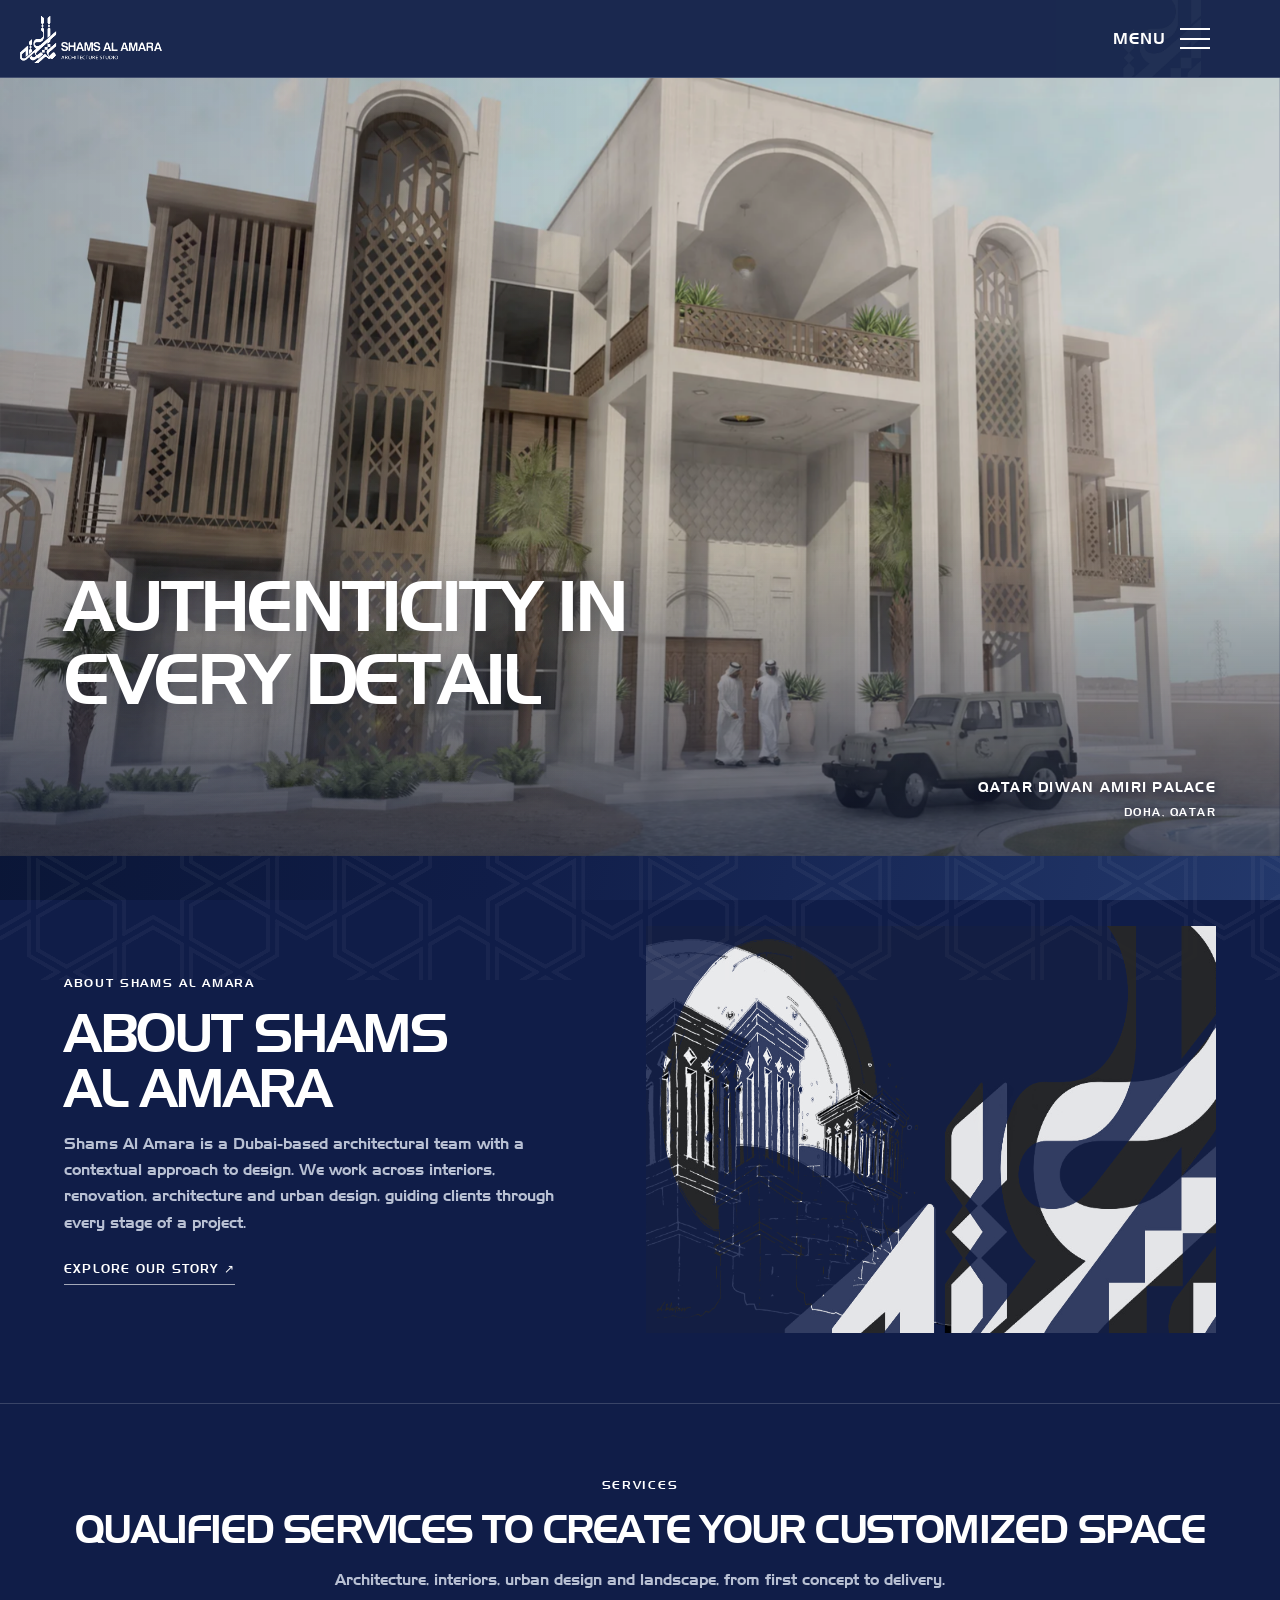
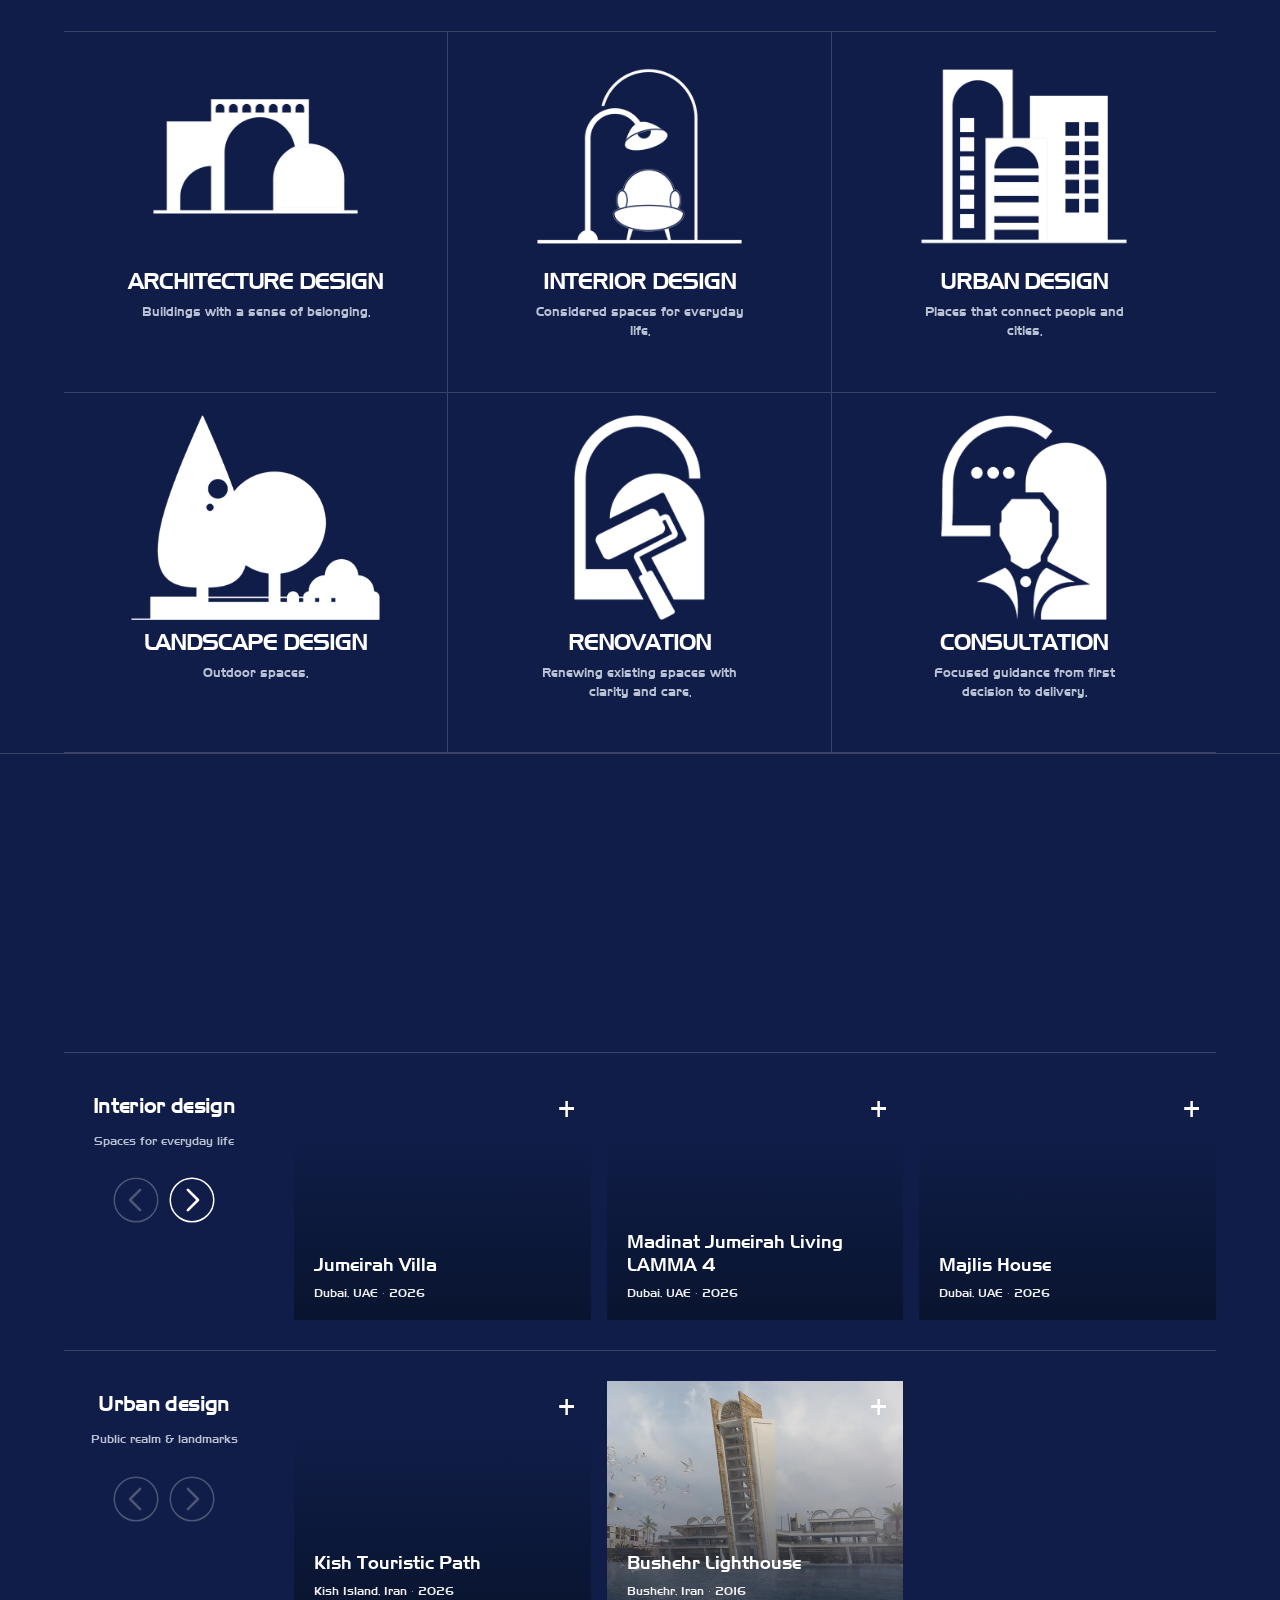
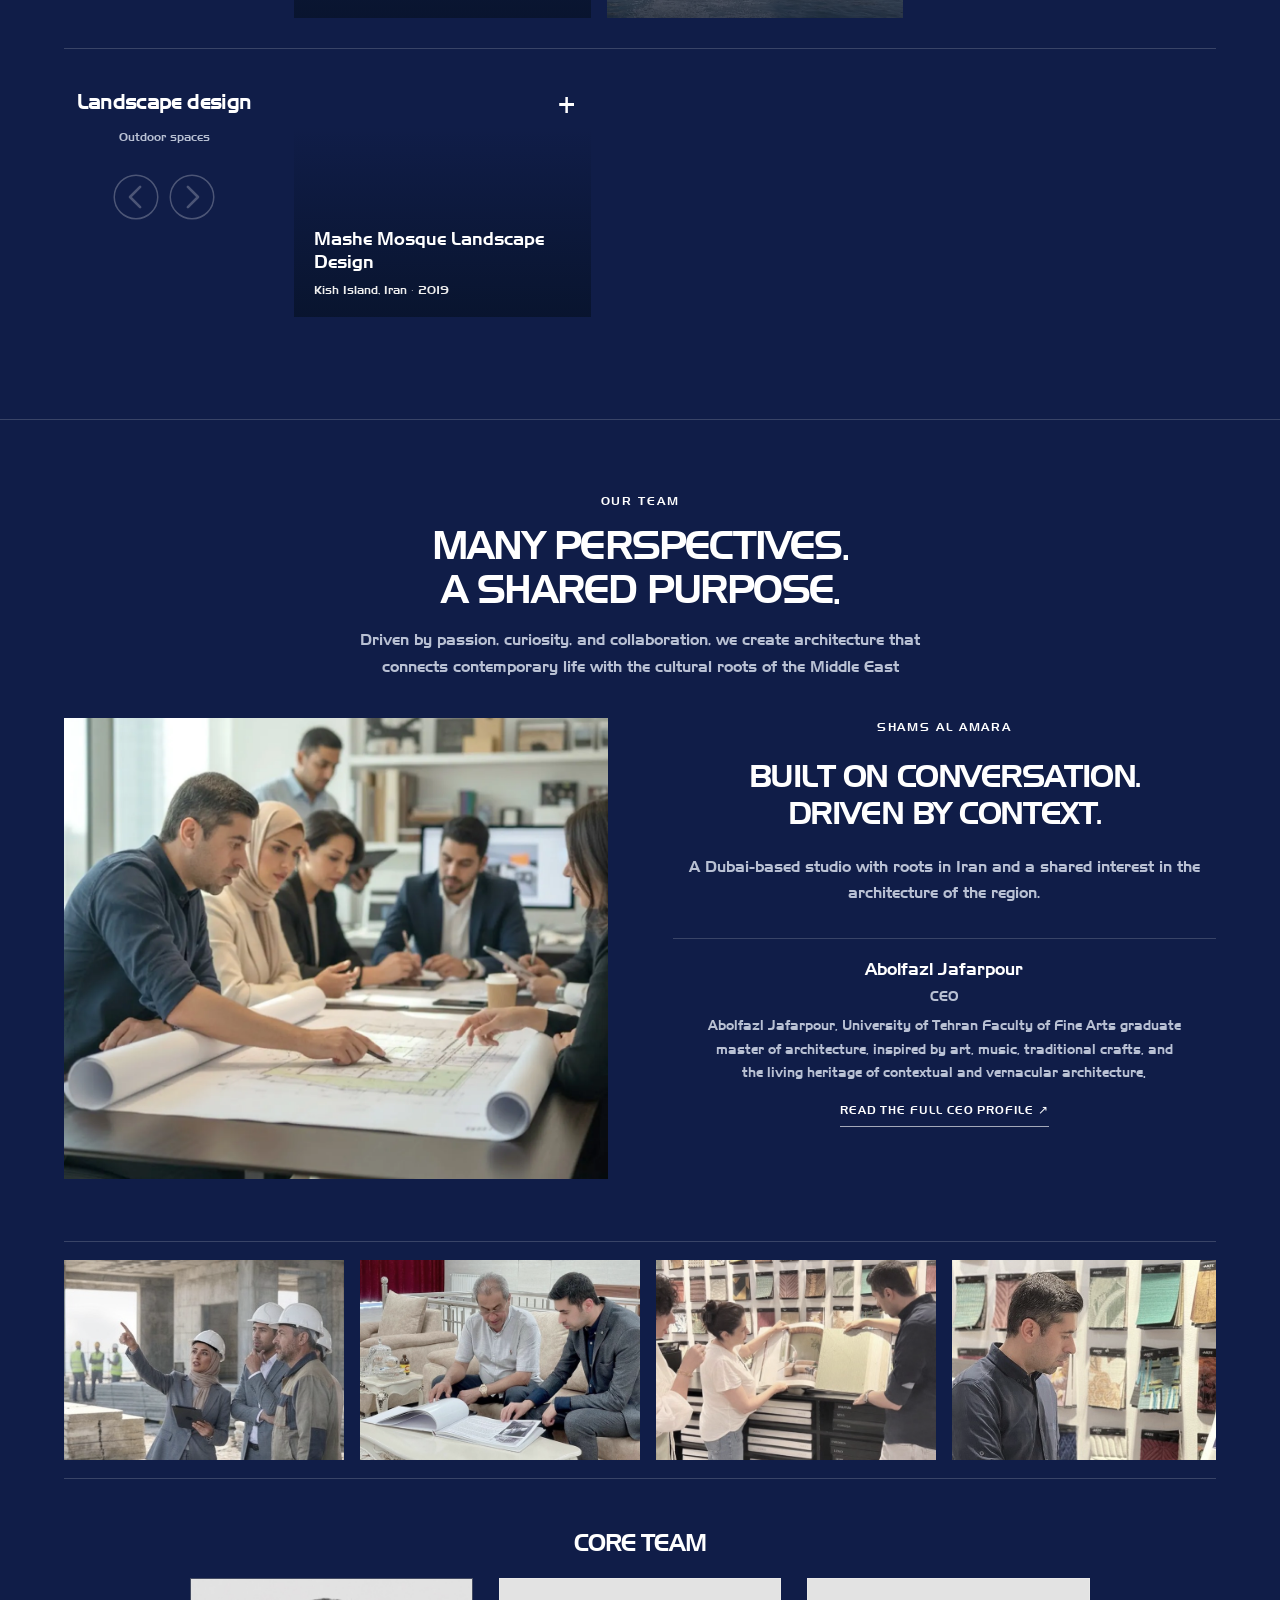
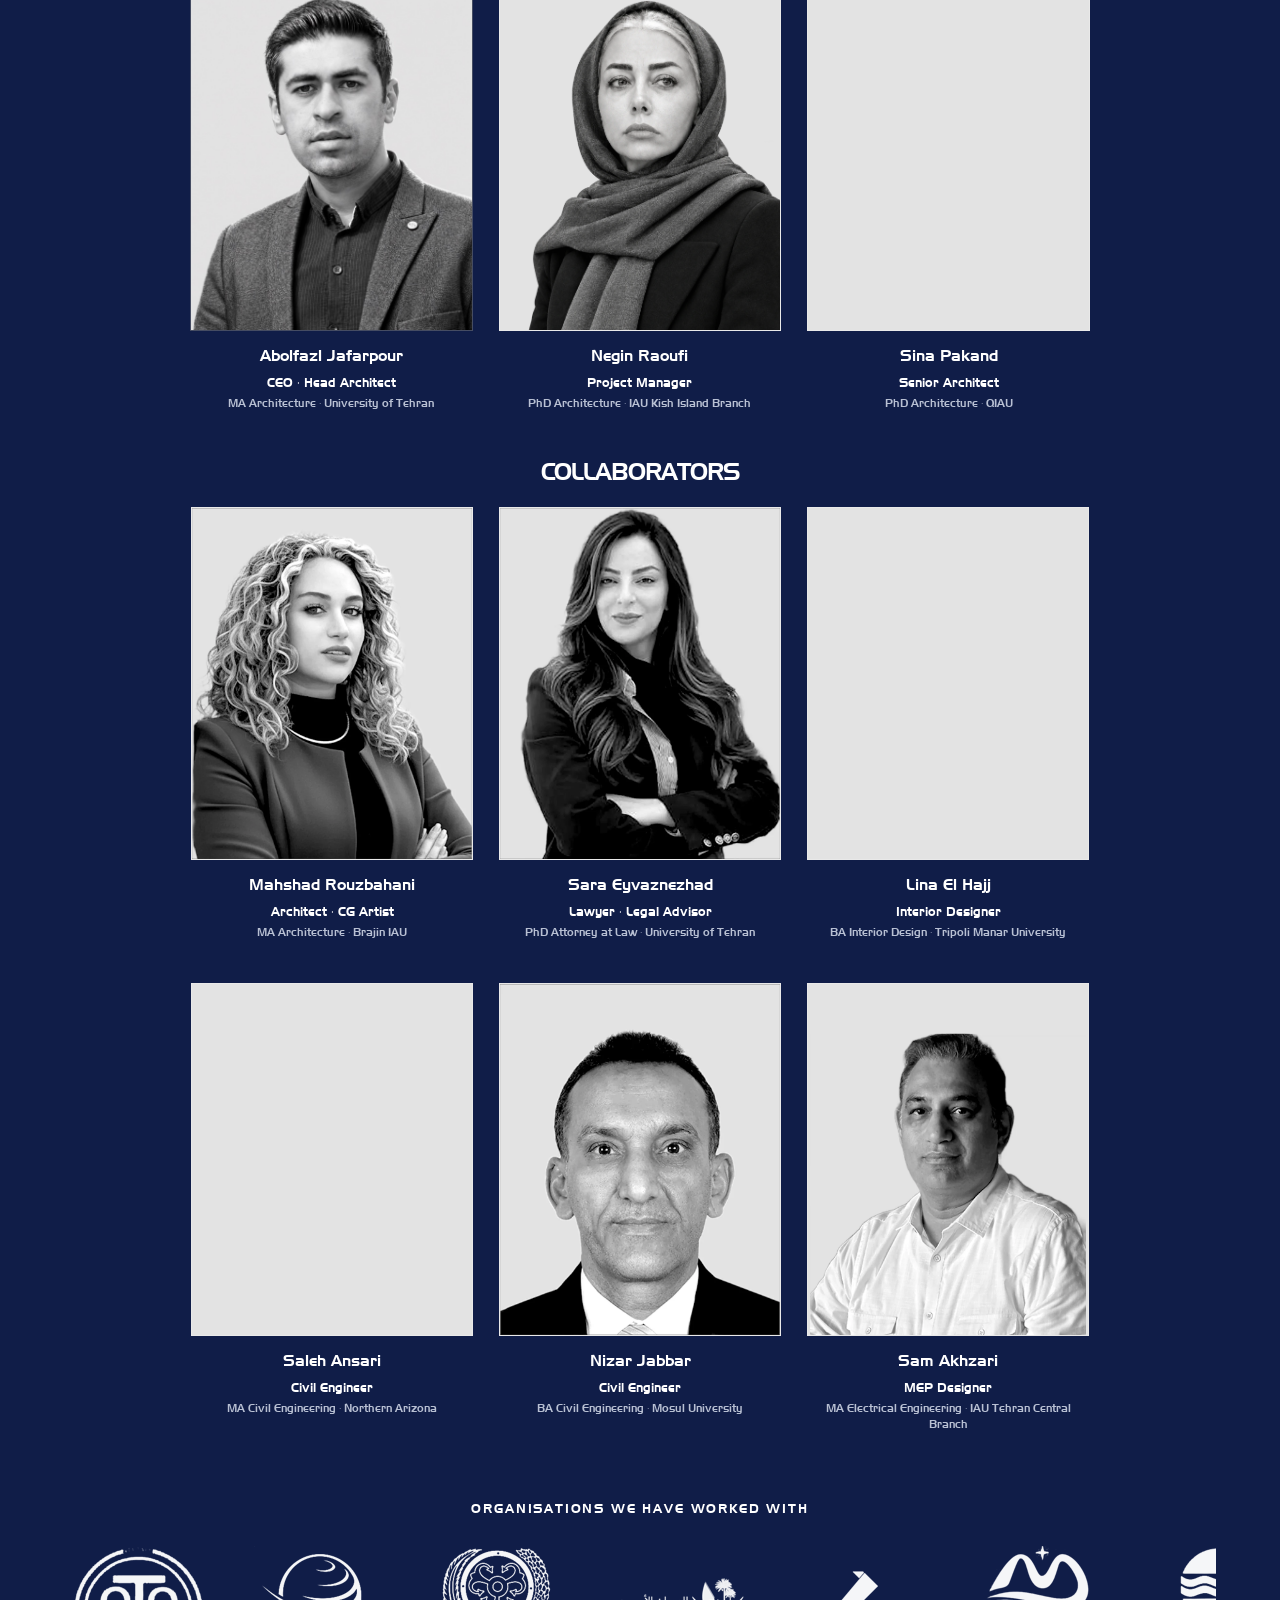
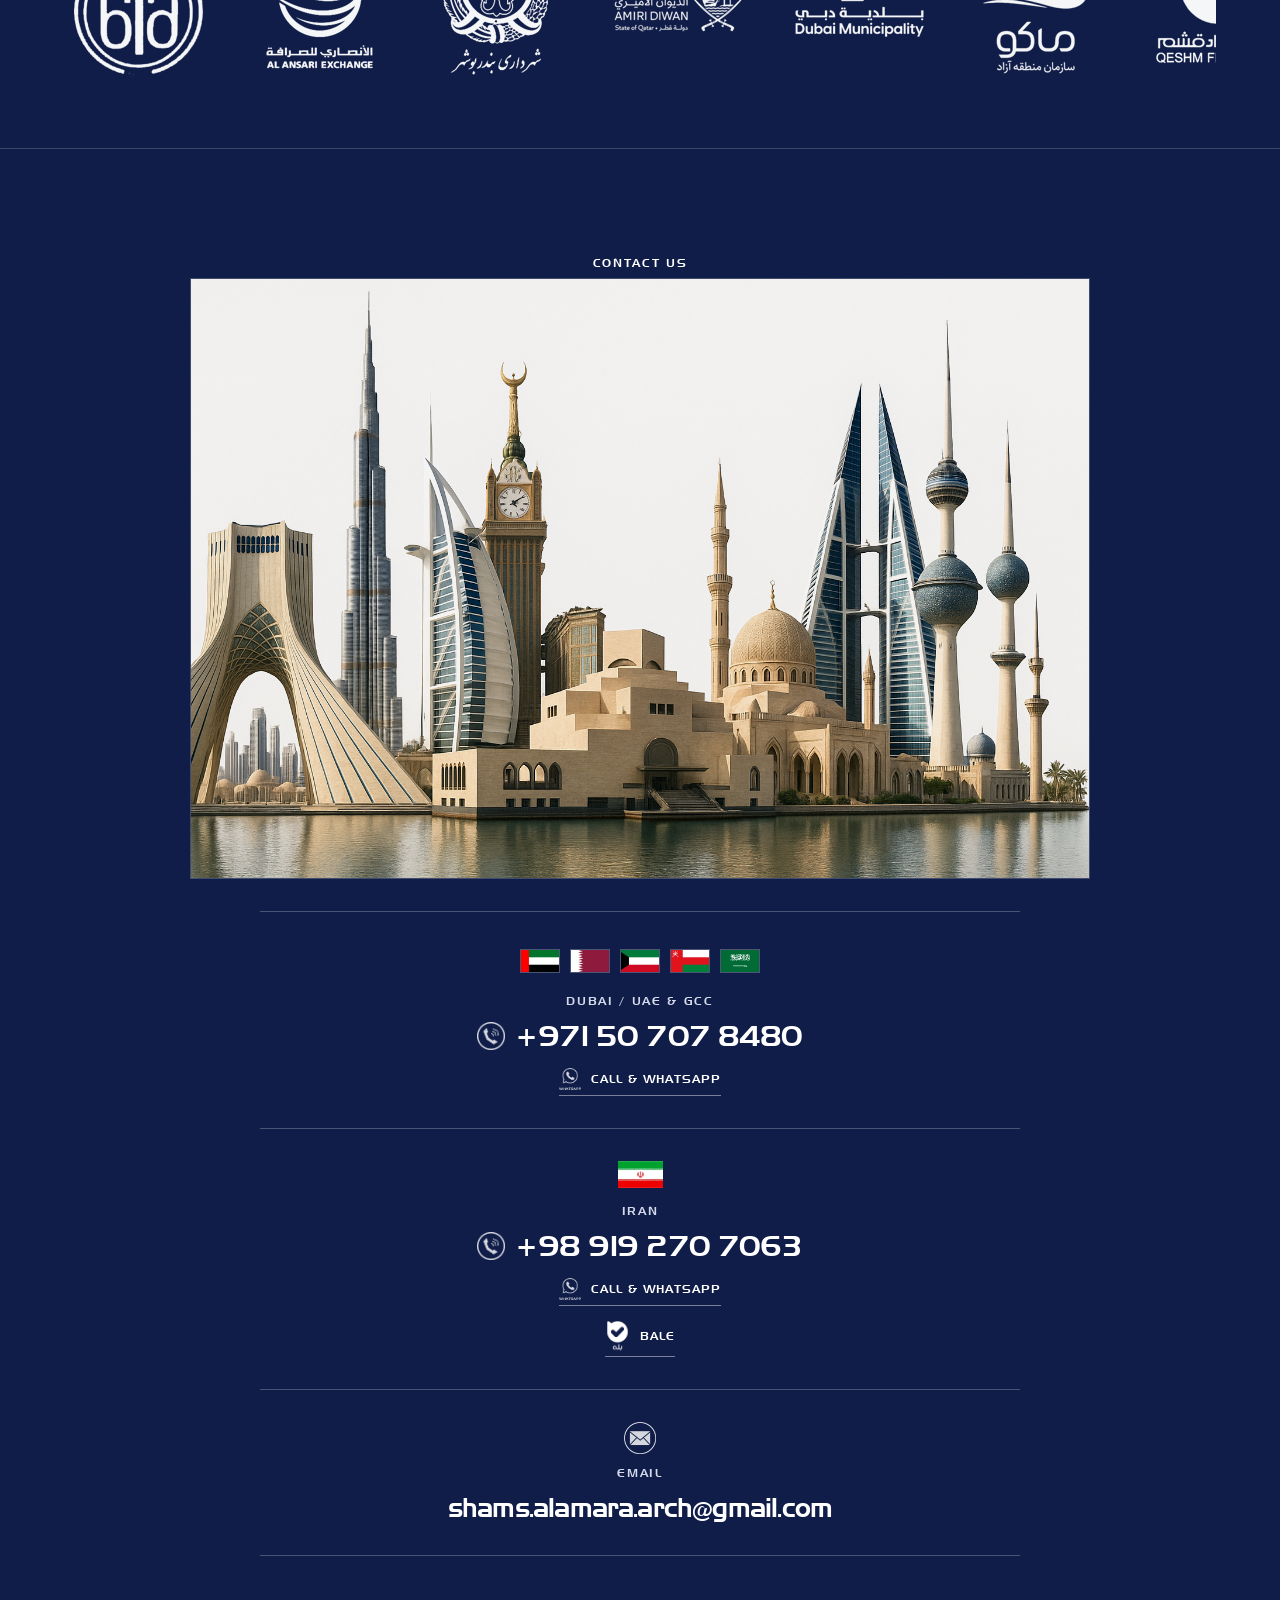
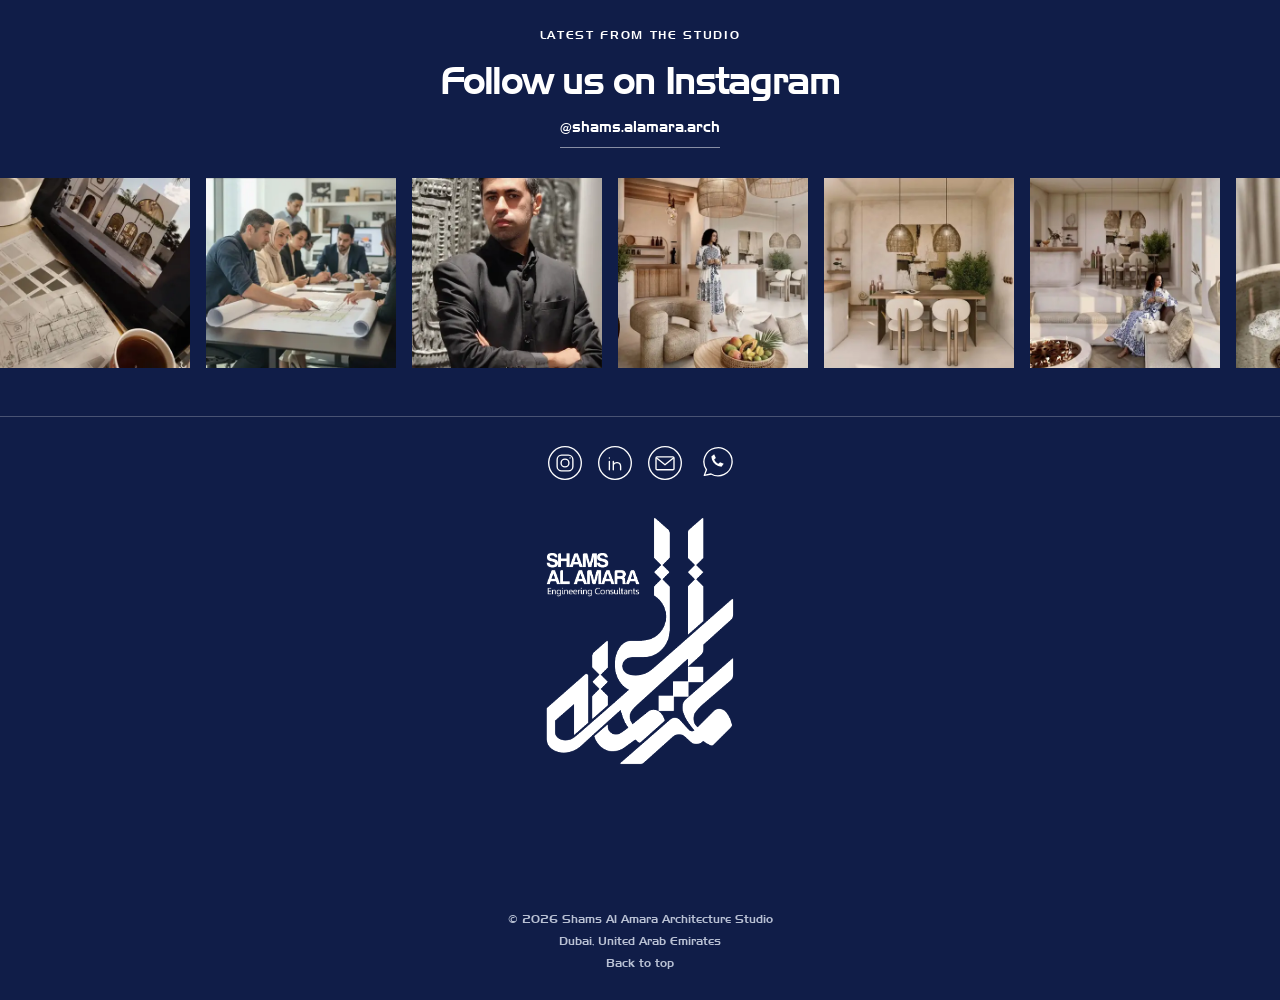
<file: index.html>
<!doctype html>
<html lang="en"><head><meta charset="UTF-8"><meta name="viewport" content="width=device-width,initial-scale=1"><meta name="theme-color" content="#101d48"><meta name="description" content="Shams Al Amara is a Dubai-based architecture studio working across architecture, interiors, urban design and landscape. Explore our work and start a conversation."><title>Shams Al Amara — Architecture, rooted in place.</title><link rel="icon" href="data:,"><link rel="preload" href="assets/slicker.ttf" as="font" type="font/ttf" crossorigin><link rel="preload" href="assets/yekan-boom.ttf" as="font" type="font/ttf" crossorigin><link rel="preload" href="assets/landing-20261024-01-mobile.webp" as="image" type="image/webp" media="(max-width:650px)" fetchpriority="high"><link rel="preload" href="assets/landing-20261024-01-wide.webp" as="image" type="image/webp" media="(min-width:651px)" fetchpriority="high"><link rel="stylesheet" href="style.css?v=20261106b"><script src="gallery-media.js?v=20261023" defer></script><script src="dialog-scroll.js?v=20261023" defer></script><script src="content-data.js?v=20261101a" defer></script><script src="i18n.js?v=20261101a" defer></script><script src="app.js?v=20261106b" defer></script></head>
<body><a class="skip" href="#main">Skip to content</a><header class="header"><a class="brand" href="#home" aria-label="Shams Al Amara home"><img src="assets/header-brand-white.svg" width="240" height="82" alt="Shams Al Amara Architecture Studio"></a><button class="menu-toggle" aria-expanded="false" aria-controls="navigation" aria-label="Open menu"><span class="menu-label">Menu</span><span class="menu-icon" aria-hidden="true"><i></i><i></i><i></i></span></button><nav id="navigation" aria-label="Main navigation"><a data-nav-index="0" href="#home">HOME</a><a data-nav-index="1" href="#about">ABOUT SHAMS AL AMARA</a><a data-nav-index="2" href="#services">OUR SERVICES</a><a data-nav-index="3" href="#projects">SELECTED WORK</a><a href="projects-list.html">PROJECTS LIST</a><a data-nav-index="4" href="#team">OUR TEAM</a><a data-nav-index="5" href="#organisations">ORGANISATIONS</a><a href="design-procedure.html">OUR DESIGN PROCEDURE</a><a data-nav-index="6" href="#ceo">ABOUT CEO</a><a data-nav-index="7" href="#contact" class="nav-contact">CONTACT</a><div class="menu-language" aria-label="Available languages"><span>LANGUAGE</span><button type="button" data-language="en" aria-label="English">EN</button><button type="button" data-language="ar" aria-label="العربية">ع</button><button type="button" data-language="fa" aria-label="فارسی">فا</button></div></nav></header>
<main id="main"><section class="hero" id="home"><figure class="hero-image" aria-roledescription="carousel" aria-label="Featured studio projects"><div class="hero-slides"><a class="hero-slide is-active" href="#projects" aria-label="View QATAR DIWAN AMIRI PALACE"><picture><source media="(max-width:650px)" srcset="assets/landing-20261024-01-mobile.webp"><img src="assets/landing-20261024-01-wide.webp" alt="Diwan Amiri Palace facade with traditional geometric screens in Doha" width="1600" height="1128" fetchpriority="high"></picture></a><a class="hero-slide" href="#projects" aria-label="View VILLA MOROCCO"><picture><source media="(max-width:650px)" data-srcset="assets/landing-20261024-02-mobile.webp"><img data-src="assets/landing-20261024-02-wide.webp" alt="Villa Morocco living room with sculptural artwork and soft furnishings" width="1920" height="2400" decoding="async"></picture></a><a class="hero-slide" href="#projects" aria-label="View VILLA TALEGHAN"><picture><source media="(max-width:650px)" data-srcset="assets/landing-20261024-03-mobile.webp"><img data-src="assets/landing-20261024-03-wide.webp" alt="Contemporary Villa Taleghan with dark cladding and glass balcony" width="2400" height="2058" decoding="async"></picture></a><a class="hero-slide" href="#projects" aria-label="View LULU AL QAIS KISH ECOLODGE"><picture><source media="(max-width:650px)" data-srcset="assets/landing-20261024-04-mobile.webp"><img data-src="assets/landing-20261024-04-wide.webp" alt="Lulu Al Qais Kish Ecolodge courtyard with palms and water" width="1600" height="1128" decoding="async"></picture></a><a class="hero-slide" href="#projects" aria-label="View VILLA RAS"><picture><source media="(max-width:650px)" data-srcset="assets/landing-20261024-05-mobile.webp"><img data-src="assets/landing-20261024-05-wide.webp" alt="Villa Ras interior with natural materials and a sunken lounge" width="2400" height="2058" decoding="async"></picture></a><a class="hero-slide" href="#projects" aria-label="View DUBAI MARINE . OFFICE"><picture><source media="(max-width:650px)" data-srcset="assets/landing-20261024-06-mobile.webp"><img data-src="assets/landing-20261024-06-wide.webp" alt="Dubai Marine office meeting space with woven lighting and planting" width="2400" height="2058" decoding="async"></picture></a><a class="hero-slide" href="#projects" aria-label="View KISH FISH MARKET"><picture><source media="(max-width:650px)" data-srcset="assets/landing-20261024-07-mobile.webp"><img data-src="assets/landing-20261024-07-wide.webp" alt="Kish Fish Market entrance with a traditional wind tower" width="2400" height="2000" decoding="async"></picture></a></div><div class="hero-overlay"><h1>AUTHENTICITY IN EVERY DETAIL</h1></div><figcaption id="hero-meta" aria-live="polite"><span class="hero-project-name">QATAR DIWAN AMIRI PALACE</span><span class="hero-project-location">DOHA, QATAR</span></figcaption></figure></section>
<section id="about" class="section about-preview"><a class="about-preview-link" href="about.html"><div class="section-heading"><p class="eyebrow">ABOUT SHAMS AL AMARA</p><h2>ABOUT SHAMS AL AMARA</h2><p class="about-summary">Shams Al Amara is a Dubai-based architectural team with a contextual approach to design. We work across interiors, renovation, architecture and urban design, guiding clients through every stage of a project.</p><span class="about-read-more">EXPLORE OUR STORY ↗</span></div><img src="assets/about-flag.jpg" width="1280" height="618" loading="lazy" alt="Shams Al Amara emblem and architectural flag artwork"></a></section>
<section id="services" class="section services"><div class="section-heading"><p class="eyebrow">SERVICES</p><h2>SHAPING SPACES, ENRICHING LIFE</h2><p>Qualified services to create your customized space.</p></div><div class="service-grid"><a href="service.html?service=architecture"><img src="assets/service-architecture.webp" alt="" width="520" height="520"><h3>ARCHITECTURE DESIGN</h3><p>Buildings with a sense of belonging.</p></a><a href="service.html?service=interior"><img src="assets/service-interior.webp" alt="" width="520" height="520"><h3>INTERIOR DESIGN</h3><p>Considered spaces for everyday life.</p></a><a href="service.html?service=urban"><img src="assets/service-urban.webp" alt="" width="520" height="520"><h3>URBAN DESIGN</h3><p>Places that connect people and cities.</p></a><a href="service.html?service=landscape"><img src="assets/service-landscape-v2.webp" alt="" width="520" height="520"><h3>LANDSCAPE DESIGN</h3><p>Outdoor spaces shaped by nature, shade and movement.</p></a><a href="service.html?service=renovation"><img src="assets/service-renovation.webp" alt="" width="520" height="520"><h3>RENOVATION</h3><p>Renewing existing spaces with clarity and care.</p></a><a href="service.html?service=consultation"><img src="assets/service-consultation.webp" alt="" width="520" height="520"><h3>CONSULTATION</h3><p>Focused guidance from first decision to delivery.</p></a></div></section>
<section id="projects" class="section projects"><div class="section-heading"><p class="eyebrow">SELECTED WORK</p></div><div id="project-rows"></div><noscript><p>Enable JavaScript to browse the project galleries. Contact us below to request our portfolio.</p></noscript></section>
<section id="team" class="section team"><div class="section-heading"><p class="eyebrow">OUR TEAM</p><h2>Many perspectives.<br>A shared purpose.</h2><p>Driven by passion, curiosity, and collaboration, we create architecture that connects contemporary life with the cultural roots of the Middle East</p></div><div class="team-layout"><figure><img src="assets/team.webp" alt="A moment from the Shams Al Amara studio archive" width="1000" height="760" loading="lazy"><figcaption></figcaption></figure><div class="team-copy"><p class="eyebrow">SHAMS AL AMARA</p><h3>Built on conversation.<br>Driven by context.</h3><p>Established in Iran in 2013 and based in Dubai since 2022, our practice brings together creative design and practical thinking. We work closely with our clients, from the first conversation to the details that shape a place.</p><div class="director"><h4>Abolfazl Jaafarpour</h4><p>CEO</p><p>A University of Tehran graduate whose practice spans architecture, art and the cultural landscapes of the region.</p></div></div></div><div class="roster"><h3>Core team</h3><div class="core-roster"><article class="member"><div class="portrait-empty"><svg viewBox="0 0 64 64" aria-hidden="true"><circle cx="32" cy="22" r="10"/><path d="M12 56v-5a20 20 0 0 1 40 0v5"/></svg></div><h4>Abolfazl Jaafarpour</h4><p>CEO</p></article><article class="member"><div class="portrait-empty"><svg viewBox="0 0 64 64" aria-hidden="true"><circle cx="32" cy="22" r="10"/><path d="M12 56v-5a20 20 0 0 1 40 0v5"/></svg></div><h4>Team member</h4><p>Profile coming soon</p></article><article class="member"><div class="portrait-empty"><svg viewBox="0 0 64 64" aria-hidden="true"><circle cx="32" cy="22" r="10"/><path d="M12 56v-5a20 20 0 0 1 40 0v5"/></svg></div><h4>Team member</h4><p>Profile coming soon</p></article><article class="member"><div class="portrait-empty"><svg viewBox="0 0 64 64" aria-hidden="true"><circle cx="32" cy="22" r="10"/><path d="M12 56v-5a20 20 0 0 1 40 0v5"/></svg></div><h4>Team member</h4><p>Profile coming soon</p></article></div><h3>Collaborators</h3><div class="collaborator-roster"><div class="collaborator" aria-label="Collaborator profile coming soon"><div class="portrait-empty"><svg viewBox="0 0 64 64" aria-hidden="true"><circle cx="32" cy="22" r="10"/><path d="M12 56v-5a20 20 0 0 1 40 0v5"/></svg></div><p>Coming soon</p></div><div class="collaborator" aria-label="Collaborator profile coming soon"><div class="portrait-empty"><svg viewBox="0 0 64 64" aria-hidden="true"><circle cx="32" cy="22" r="10"/><path d="M12 56v-5a20 20 0 0 1 40 0v5"/></svg></div><p>Coming soon</p></div><div class="collaborator" aria-label="Collaborator profile coming soon"><div class="portrait-empty"><svg viewBox="0 0 64 64" aria-hidden="true"><circle cx="32" cy="22" r="10"/><path d="M12 56v-5a20 20 0 0 1 40 0v5"/></svg></div><p>Coming soon</p></div><div class="collaborator" aria-label="Collaborator profile coming soon"><div class="portrait-empty"><svg viewBox="0 0 64 64" aria-hidden="true"><circle cx="32" cy="22" r="10"/><path d="M12 56v-5a20 20 0 0 1 40 0v5"/></svg></div><p>Coming soon</p></div><div class="collaborator" aria-label="Collaborator profile coming soon"><div class="portrait-empty"><svg viewBox="0 0 64 64" aria-hidden="true"><circle cx="32" cy="22" r="10"/><path d="M12 56v-5a20 20 0 0 1 40 0v5"/></svg></div><p>Coming soon</p></div><div class="collaborator" aria-label="Collaborator profile coming soon"><div class="portrait-empty"><svg viewBox="0 0 64 64" aria-hidden="true"><circle cx="32" cy="22" r="10"/><path d="M12 56v-5a20 20 0 0 1 40 0v5"/></svg></div><p>Coming soon</p></div><div class="collaborator" aria-label="Collaborator profile coming soon"><div class="portrait-empty"><svg viewBox="0 0 64 64" aria-hidden="true"><circle cx="32" cy="22" r="10"/><path d="M12 56v-5a20 20 0 0 1 40 0v5"/></svg></div><p>Coming soon</p></div><div class="collaborator" aria-label="Collaborator profile coming soon"><div class="portrait-empty"><svg viewBox="0 0 64 64" aria-hidden="true"><circle cx="32" cy="22" r="10"/><path d="M12 56v-5a20 20 0 0 1 40 0v5"/></svg></div><p>Coming soon</p></div></div></div><div class="partners-head" id="organisations"><p class="eyebrow">ORGANISATIONS WE HAVE WORKED WITH</p><button id="pause-logos" aria-pressed="false">Pause motion</button></div><div class="partners" aria-label="Collaborating organisations"><div class="logo-track" id="logo-track"></div></div></section>
<section id="contact" class="section contact"><div class="contact-top"><p class="eyebrow">CONTACT US</p><h2>Every place begins<br>with a conversation.</h2></div><div class="country-architecture"><img src="assets/country-architecture.png" alt="Architectural landmarks across the countries where we work"></div><div class="contact-list"><div class="contact-item"><div class="contact-flag-row" aria-label="UAE and GCC"><img src="assets/flag-uae.webp" alt="UAE"><img src="assets/flag-qatar.webp" alt="Qatar"><img src="assets/flag-kuwait.webp" alt="Kuwait"><img src="assets/flag-oman.webp" alt="Oman"><img src="assets/flag-saudi.webp" alt="Saudi Arabia"></div><p class="eyebrow">DUBAI / UAE &amp; GCC</p><a class="contact-phone-link" href="tel:+971507078480"><img src="assets/contact-phone.webp" alt="">+971 50 707 8480</a><a class="whatsapp-link" href="https://wa.me/971507078480" target="_blank" rel="noopener noreferrer"><img src="assets/contact-whatsapp.webp" alt="">Call &amp; WhatsApp</a></div><div class="contact-item"><div class="contact-flag-row single"><img src="assets/flag-iran.webp" alt="Iran"></div><p class="eyebrow">IRAN</p><a class="contact-phone-link" href="tel:+989192707063"><img src="assets/contact-phone.webp" alt="">+98 919 270 7063</a><a class="whatsapp-link" href="https://wa.me/989192707063" target="_blank" rel="noopener noreferrer"><img src="assets/contact-whatsapp.webp" alt="">Call &amp; WhatsApp</a><a class="bale-link" href="https://web.bale.ai/@shamsalamara" target="_blank" rel="noopener noreferrer"><img src="assets/contact-bale-white.svg" alt="">Bale</a></div><div class="contact-item email-item"><img class="contact-main-icon" src="assets/contact-email.webp" alt=""><p class="eyebrow">EMAIL</p><a class="email" href="mailto:shams.alamara.arch@gmail.com">shams.alamara.arch@gmail.com</a></div></div><div class="instagram" id="instagram"><p class="eyebrow">LATEST FROM THE STUDIO</p><h3>Follow us on Instagram</h3><a href="https://www.instagram.com/shams.alamara.arch/" target="_blank" rel="noopener noreferrer" dir="ltr">@shams.alamara.arch</a></div><div class="instagram-reel"><div id="instagram-posts" class="instagram-track"></div></div><div class="social-strip" aria-label="Social networks"><a href="https://www.instagram.com/shams.alamara.arch/" target="_blank" rel="noopener noreferrer" aria-label="Instagram"><img src="assets/social-instagram.svg" alt=""></a><a href="https://www.linkedin.com/search/results/all/?keywords=Shams%20Al%20Amara%20Architecture%20Studio" target="_blank" rel="noopener noreferrer" aria-label="LinkedIn"><img src="assets/social-linkedin.svg" alt=""></a><a href="mailto:shams.alamara.arch@gmail.com" aria-label="Email"><img src="assets/social-email.svg" alt=""></a><a href="https://wa.me/971507078480" target="_blank" rel="noopener noreferrer" aria-label="WhatsApp"><img src="assets/social-whatsapp.svg" alt=""></a></div><figure class="pre-footer-signature"><img src="assets/shams-engineering-white.svg" width="1175" height="1535" loading="lazy" alt="Shams Al Amara Engineering Consultants"></figure></section></main>
<footer id="site-footer"><span>© <span id="year">2026</span> Shams Al Amara Architecture Studio</span><span>Dubai, United Arab Emirates</span><a href="#home">Back to top</a></footer>
<dialog id="project-dialog" aria-labelledby="dialog-title"><button class="close-dialog" aria-label="Close project">×</button><div class="dialog-layout"><div class="gallery"><img id="gallery-image" alt="" width="1400" height="1000"><div class="gallery-controls"><button id="gallery-prev" aria-label="Previous image"><img src="assets/arrow-left.svg" alt=""></button><span id="gallery-count" aria-live="polite"></span><button id="gallery-next" aria-label="Next image"><img src="assets/arrow-right.svg" alt=""></button></div></div><div class="project-description"><p class="eyebrow" id="dialog-meta"></p><h2 id="dialog-title"></h2><p id="dialog-description"></p><a class="text-link" href="https://wa.me/971507078480" target="_blank" rel="noopener noreferrer">Discuss a similar project</a></div></div></dialog>
</body></html>
</file>
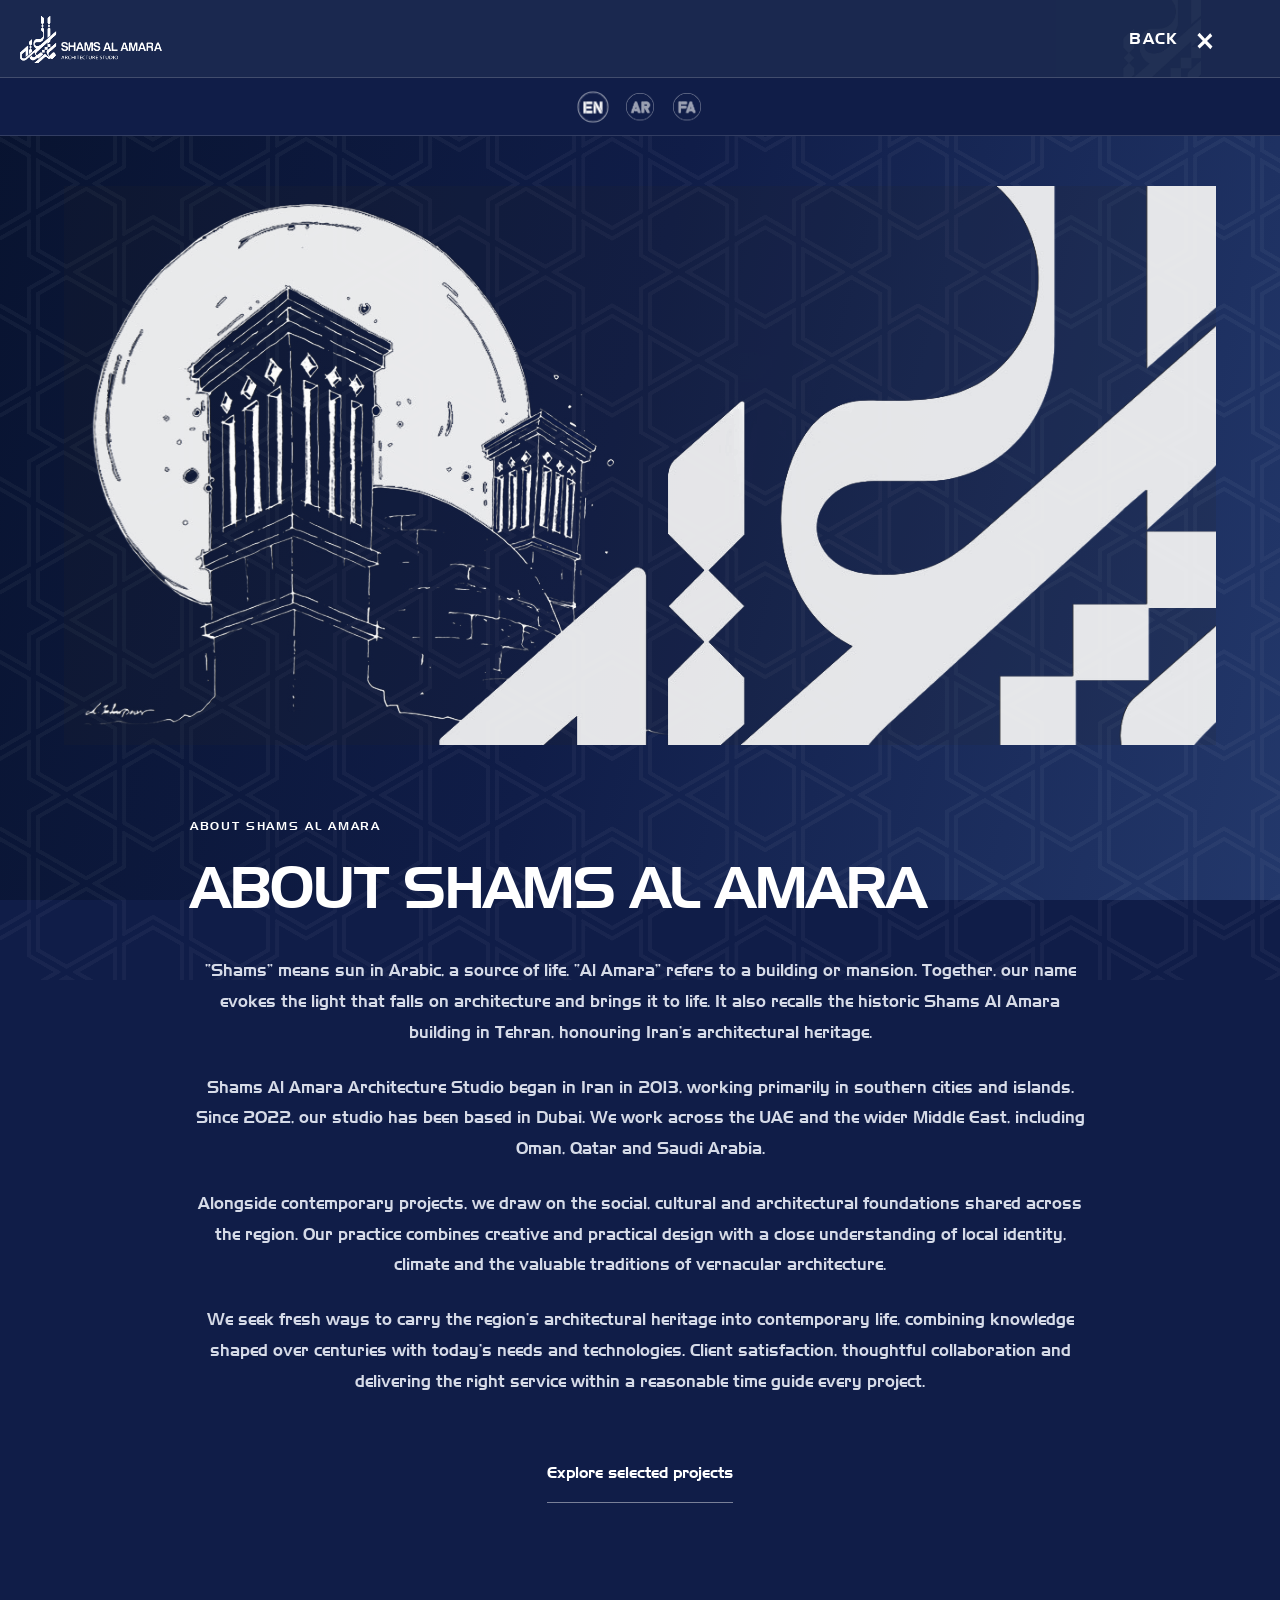
<file: about.html>
<!doctype html>
<html lang="en"><head><meta charset="UTF-8"><meta name="viewport" content="width=device-width,initial-scale=1"><meta name="theme-color" content="#101d48"><meta name="description" content="About Shams Al Amara Architecture Studio: our name, origins and approach."><title>About Shams Al Amara</title><link rel="preload" href="assets/slicker.ttf" as="font" type="font/ttf" crossorigin><link rel="preload" href="assets/yekan-boom.ttf" as="font" type="font/ttf" crossorigin><link rel="stylesheet" href="style.css?v=20261106b"><script src="i18n.js?v=20261101a" defer></script><script src="about.js?v=21" defer></script></head>
<body class="about-page"><header class="detail-header"><a class="brand" href="index.html#home" aria-label="Shams Al Amara home"><img src="assets/header-brand-white.svg" width="240" height="82" alt="Shams Al Amara Architecture Studio"></a><a class="detail-back" href="index.html#about">Back <span>×</span></a></header><div class="detail-language" aria-label="Available languages"><button type="button" data-language="en" aria-label="English">EN</button><button type="button" data-language="ar" aria-label="العربية">AR</button><button type="button" data-language="fa" aria-label="فارسی">FA</button></div><main class="about-page-main"><div class="about-page-visual"><img src="assets/about-flag.jpg" alt="Shams Al Amara flag artwork with an Iranian architectural motif" width="1280" height="618"></div><article class="about-page-copy"><p class="eyebrow" id="about-page-kicker"></p><h1 id="about-page-title"></h1><div id="about-page-text"></div><a class="detail-project-link" id="about-page-work" href="index.html#projects"></a></article></main></body></html>
</file>
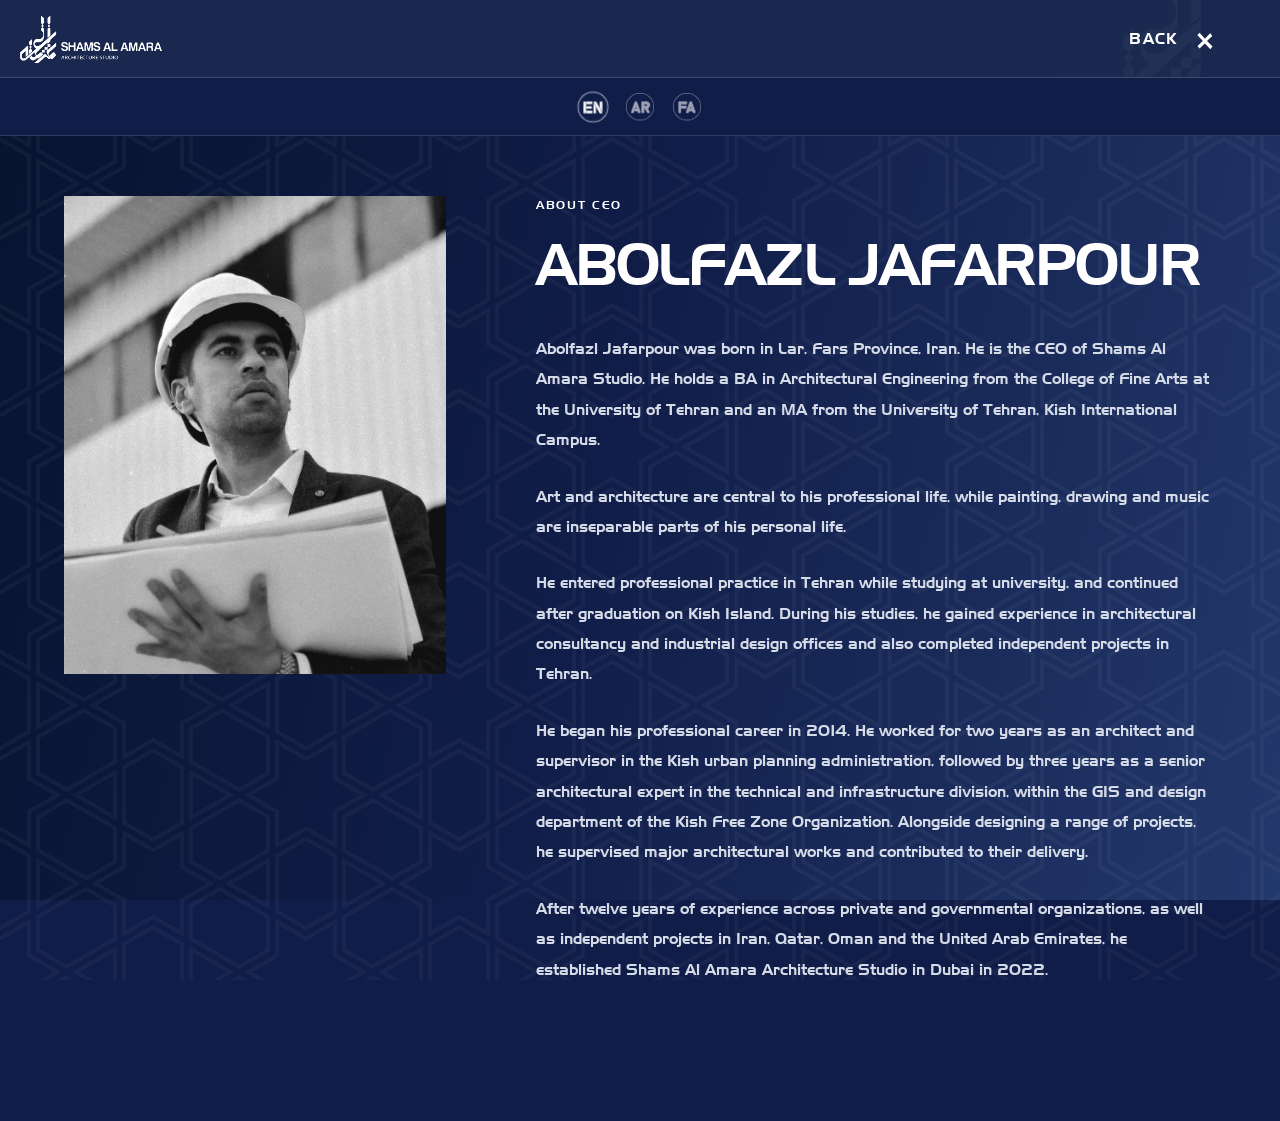
<file: ceo.html>
<!doctype html>
<html lang="en">
<head>
  <meta charset="UTF-8">
  <meta name="viewport" content="width=device-width,initial-scale=1">
  <meta name="theme-color" content="#101d48">
  <meta name="description" content="About Abolfazl Jafarpour, CEO of Shams Al Amara Architecture Studio.">
  <title>About CEO — Shams Al Amara</title>
  <link rel="preload" href="assets/slicker.ttf" as="font" type="font/ttf" crossorigin>
  <link rel="preload" href="assets/yekan-boom.ttf" as="font" type="font/ttf" crossorigin>
  <link rel="stylesheet" href="style.css?v=20261106b">
  <script src="i18n.js?v=20261101a" defer></script>
  <script src="ceo.js?v=20261024" defer></script>
</head>
<body class="ceo-page">
  <header class="detail-header">
    <a class="brand" href="index.html#home" aria-label="Shams Al Amara home"><img src="assets/header-brand-white.svg" width="240" height="82" alt="Shams Al Amara Architecture Studio"></a>
    <a class="detail-back" href="index.html#team">Back <span>×</span></a>
  </header>
  <div class="detail-language" aria-label="Available languages">
    <button type="button" data-language="en" aria-label="English">EN</button>
    <button type="button" data-language="ar" aria-label="العربية">AR</button>
    <button type="button" data-language="fa" aria-label="فارسی">FA</button>
  </div>
  <main class="ceo-page-main">
    <article class="ceo-page-hero">
      <figure class="ceo-page-portrait"><img src="assets/ceo-abolfazl-jafarpour-v3.jpg" width="899" height="1599" alt="Abolfazl Jafarpour" fetchpriority="high"></figure>
      <div class="ceo-page-copy">
        <p class="eyebrow" id="ceo-page-kicker"></p>
        <h1 id="ceo-page-title"></h1>
        <div id="ceo-page-text"></div>
      </div>
    </article>
  </main>
</body>
</html>
</file>
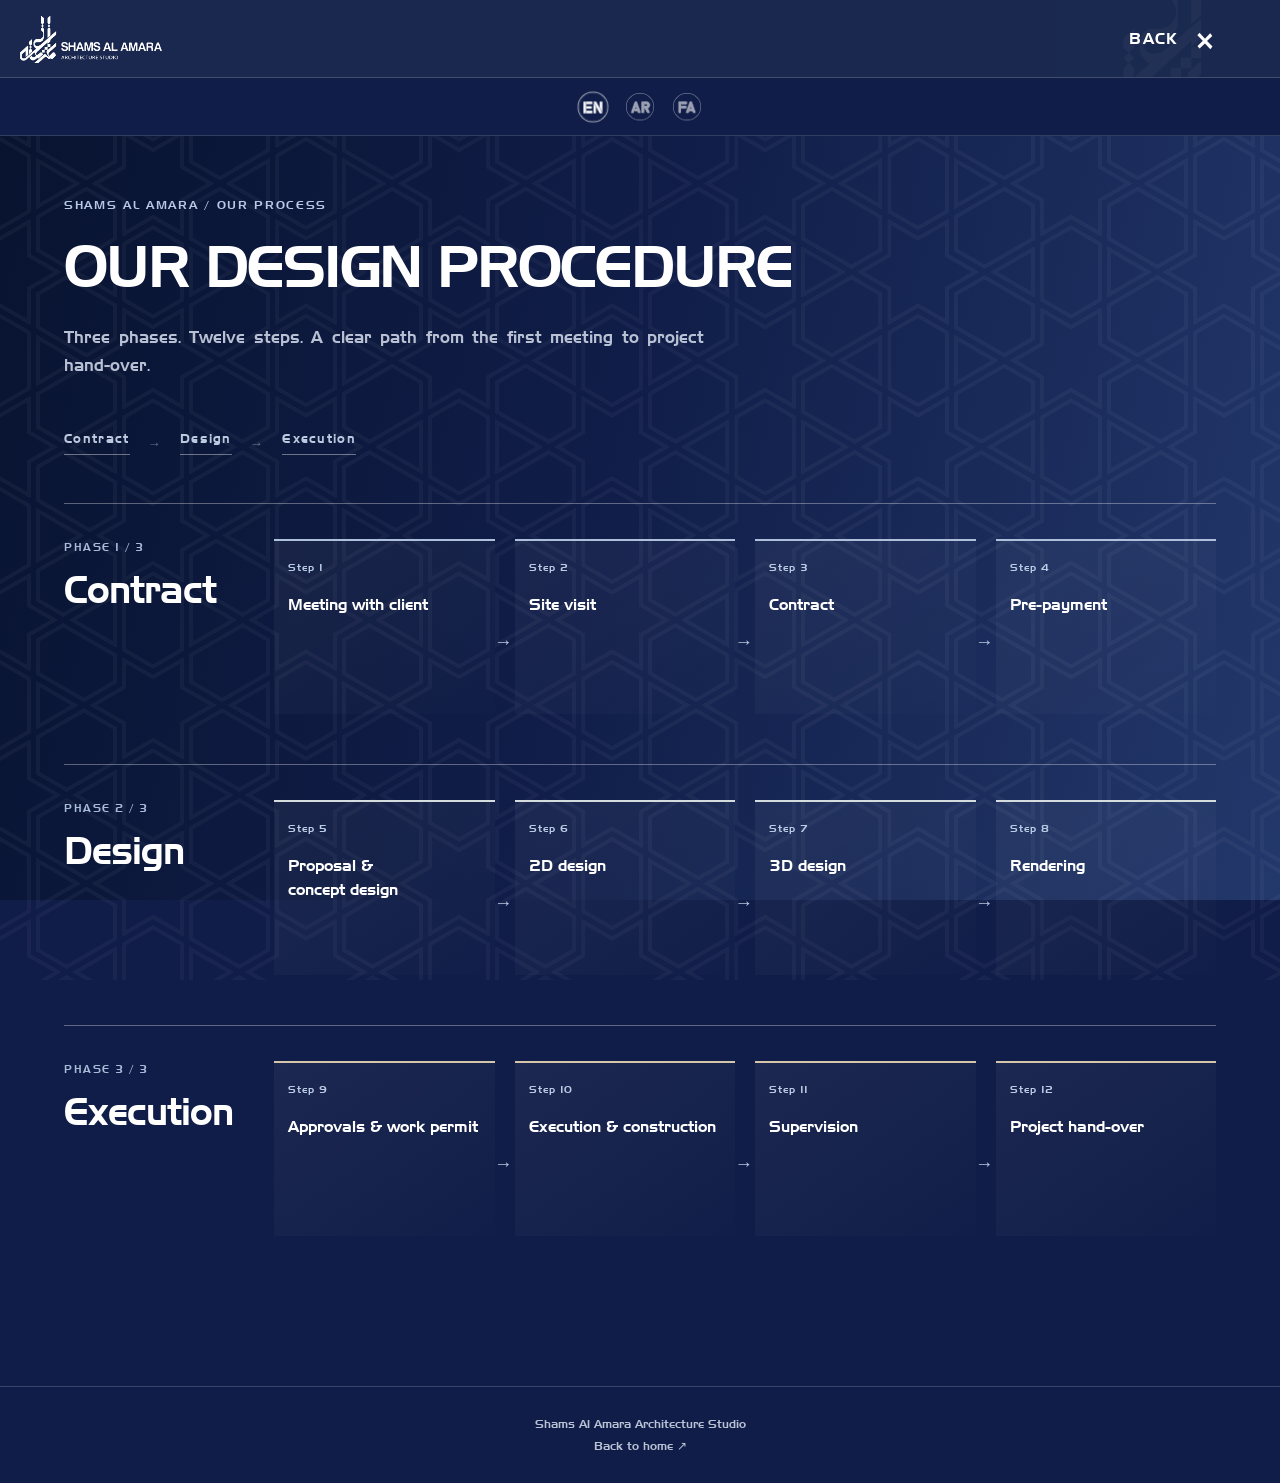
<file: design-procedure.html>
<!doctype html>
<html lang="en"><head><meta charset="UTF-8"><meta name="viewport" content="width=device-width,initial-scale=1"><meta name="theme-color" content="#101d48"><meta name="description" content="Three phases. Twelve steps. A clear path from the first meeting to project hand-over."><title>OUR DESIGN PROCEDURE — Shams Al Amara</title><link rel="icon" href="data:,"><link rel="preload" href="assets/slicker.ttf" as="font" type="font/ttf" crossorigin><link rel="preload" href="assets/yekan-boom.ttf" as="font" type="font/ttf" crossorigin><link rel="stylesheet" href="style.css?v=20261106b"><script src="i18n.js?v=20261106a" defer></script><script src="studio-pages.js?v=20261106a" defer></script></head>
<body class="studio-page" data-studio-page="design-procedure"><header class="detail-header"><a class="brand" href="index.html" aria-label="Shams Al Amara home"><img src="assets/header-brand-white.svg" width="240" height="82" alt="Shams Al Amara Architecture Studio"></a><a class="detail-back" href="index.html">Back <span>×</span></a></header><div class="detail-language" aria-label="Available languages"><button type="button" data-language="en" aria-label="English">EN</button><button type="button" data-language="ar" aria-label="العربية">AR</button><button type="button" data-language="fa" aria-label="فارسی">FA</button></div>
<main class="studio-page-main"><header class="studio-page-heading"><p class="eyebrow" id="studio-page-kicker">SHAMS AL AMARA / OUR PROCESS</p><h1 id="studio-page-title">OUR DESIGN PROCEDURE</h1><p id="studio-page-intro">Three phases. Twelve steps. A clear path from the first meeting to project hand-over.</p></header><nav class="procedure-overview" aria-label="Design phases"><a href="#phase-1" data-phase-link="0">Contract</a><span aria-hidden="true">→</span><a href="#phase-2" data-phase-link="1">Design</a><span aria-hidden="true">→</span><a href="#phase-3" data-phase-link="2">Execution</a></nav><div class="procedure-flow"><section class="procedure-phase" id="phase-1" aria-labelledby="phase-heading-1"><header class="phase-heading"><p class="phase-kicker" data-phase-kicker="0">Phase 1 / 3</p><h2 id="phase-heading-1" data-phase-title="0">Contract</h2></header><ol class="phase-steps" start="1"><li class="procedure-step"><span class="step-label" data-step-label="0">Step 1</span><h3 data-step-title="0">Meeting with client</h3></li><li class="procedure-step"><span class="step-label" data-step-label="1">Step 2</span><h3 data-step-title="1">Site visit</h3></li><li class="procedure-step"><span class="step-label" data-step-label="2">Step 3</span><h3 data-step-title="2">Contract</h3></li><li class="procedure-step"><span class="step-label" data-step-label="3">Step 4</span><h3 data-step-title="3">Pre-payment</h3></li></ol></section><section class="procedure-phase" id="phase-2" aria-labelledby="phase-heading-2"><header class="phase-heading"><p class="phase-kicker" data-phase-kicker="1">Phase 2 / 3</p><h2 id="phase-heading-2" data-phase-title="1">Design</h2></header><ol class="phase-steps" start="5"><li class="procedure-step"><span class="step-label" data-step-label="4">Step 5</span><h3 data-step-title="4">Proposal &amp; concept design</h3></li><li class="procedure-step"><span class="step-label" data-step-label="5">Step 6</span><h3 data-step-title="5">2D design</h3></li><li class="procedure-step"><span class="step-label" data-step-label="6">Step 7</span><h3 data-step-title="6">3D design</h3></li><li class="procedure-step"><span class="step-label" data-step-label="7">Step 8</span><h3 data-step-title="7">Rendering</h3></li></ol></section><section class="procedure-phase" id="phase-3" aria-labelledby="phase-heading-3"><header class="phase-heading"><p class="phase-kicker" data-phase-kicker="2">Phase 3 / 3</p><h2 id="phase-heading-3" data-phase-title="2">Execution</h2></header><ol class="phase-steps" start="9"><li class="procedure-step"><span class="step-label" data-step-label="8">Step 9</span><h3 data-step-title="8">Approvals &amp; work permit</h3></li><li class="procedure-step"><span class="step-label" data-step-label="9">Step 10</span><h3 data-step-title="9">Execution &amp; construction</h3></li><li class="procedure-step"><span class="step-label" data-step-label="10">Step 11</span><h3 data-step-title="10">Supervision</h3></li><li class="procedure-step"><span class="step-label" data-step-label="11">Step 12</span><h3 data-step-title="11">Project hand-over</h3></li></ol></section></div></main>
<footer class="studio-page-footer"><span>Shams Al Amara Architecture Studio</span><a href="index.html" id="studio-page-home">Back to home ↗</a></footer></body></html>
</file>
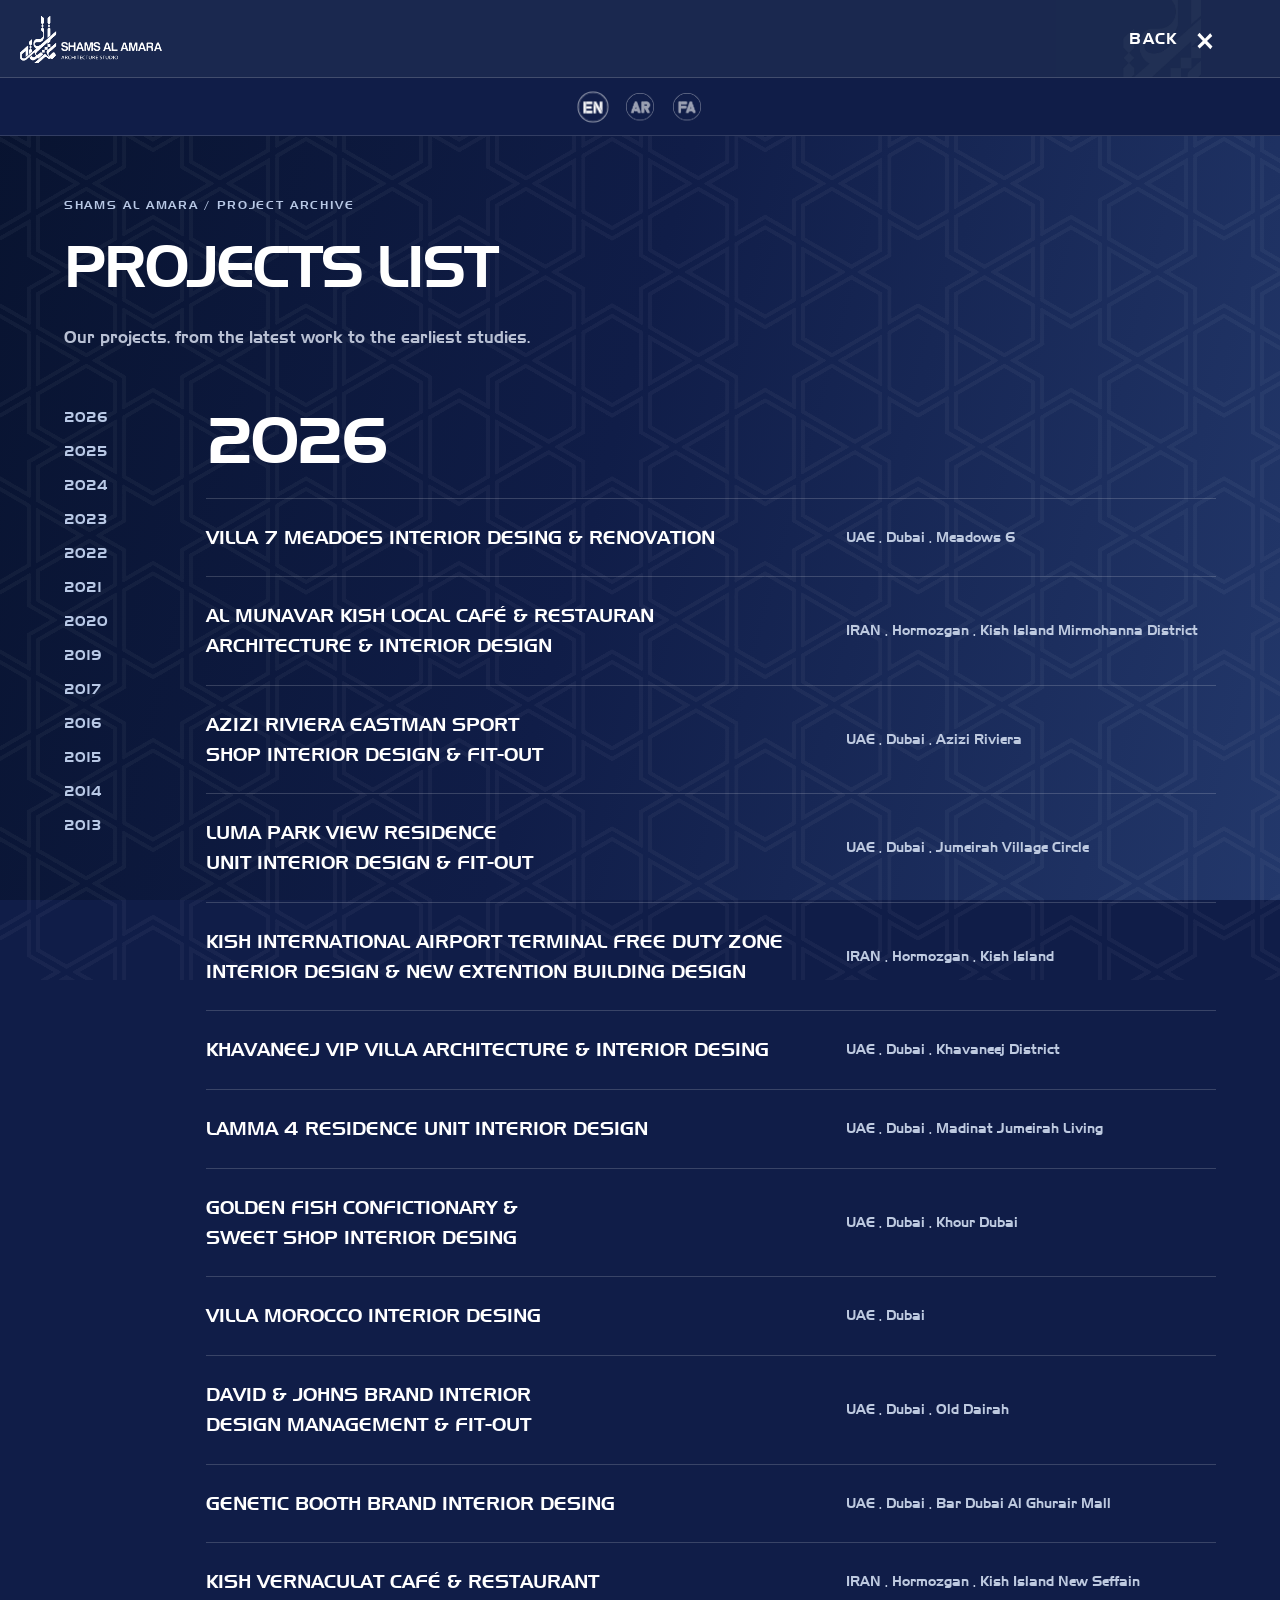
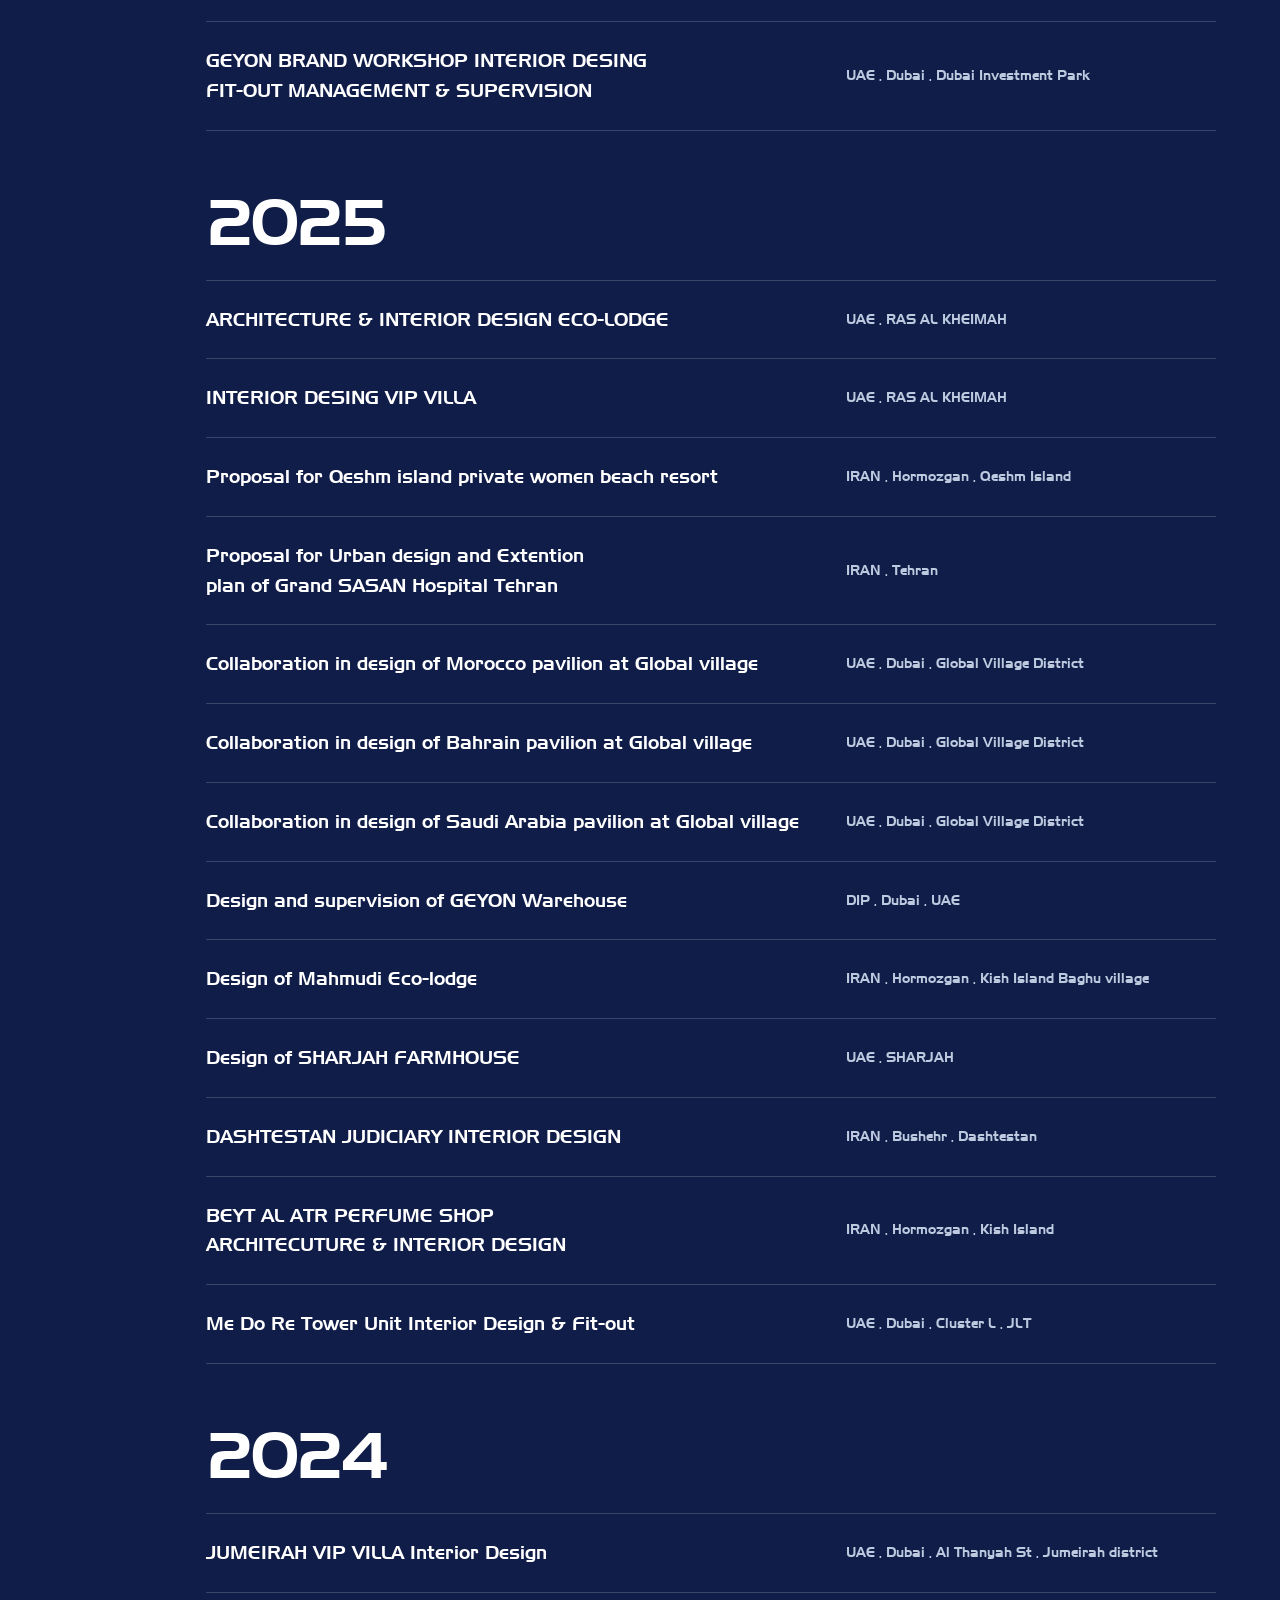
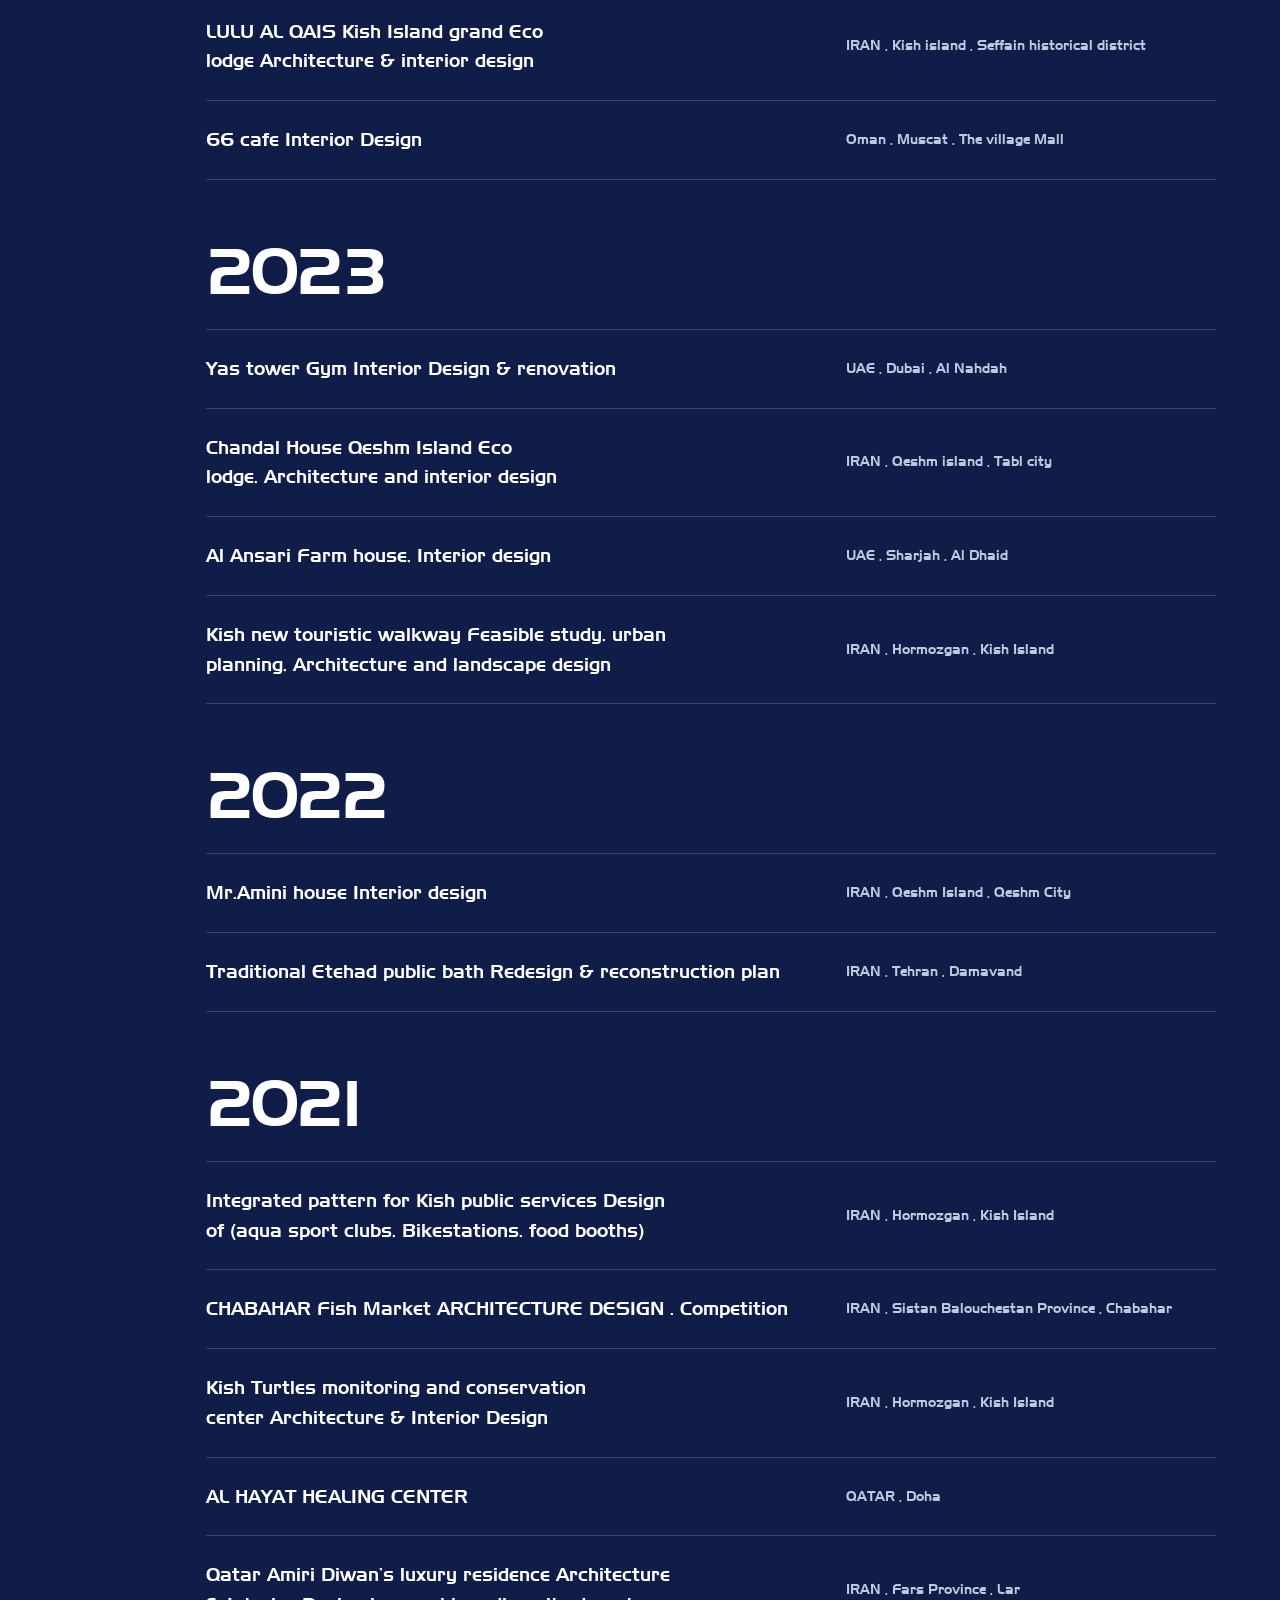
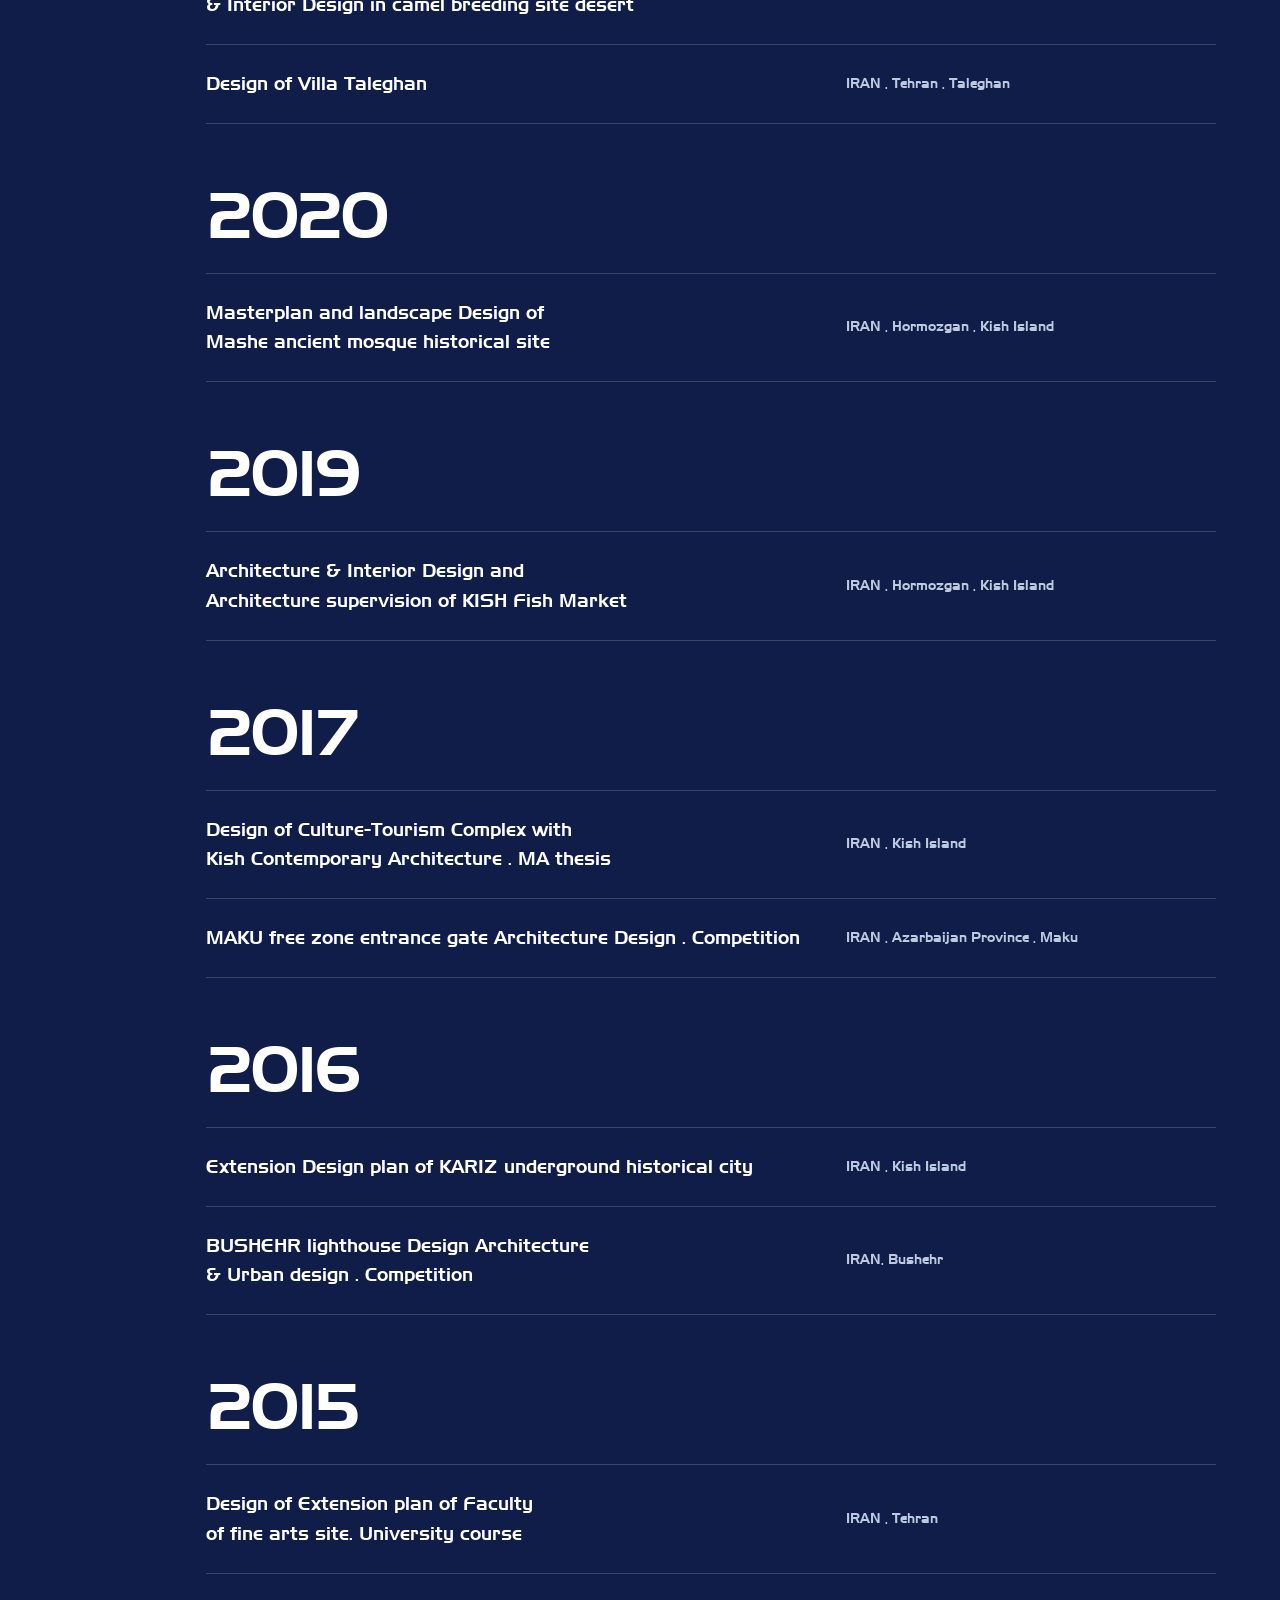
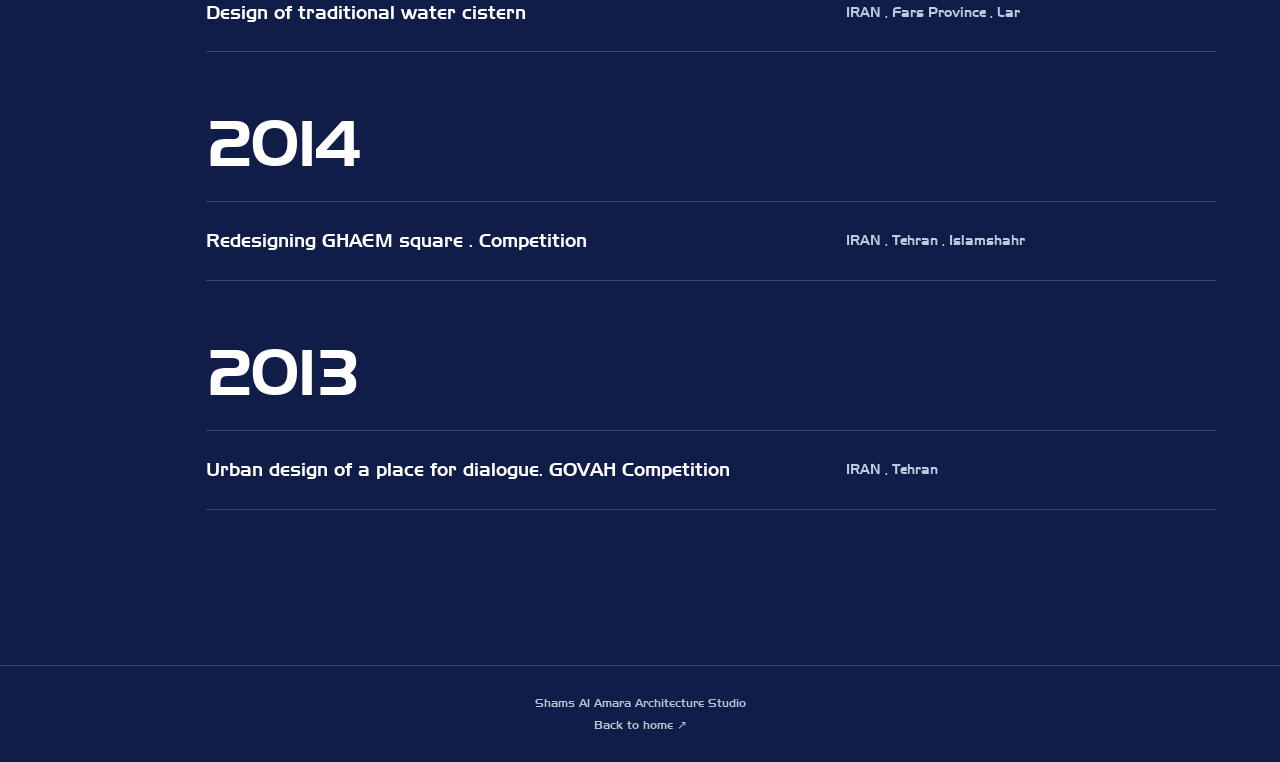
<file: projects-list.html>
<!doctype html>
<html lang="en"><head><meta charset="UTF-8"><meta name="viewport" content="width=device-width,initial-scale=1"><meta name="theme-color" content="#101d48"><meta name="description" content="Our projects, from the latest work to the earliest studies."><title>PROJECTS LIST — Shams Al Amara</title><link rel="icon" href="data:,"><link rel="preload" href="assets/slicker.ttf" as="font" type="font/ttf" crossorigin><link rel="preload" href="assets/yekan-boom.ttf" as="font" type="font/ttf" crossorigin><link rel="stylesheet" href="style.css?v=20261106b"><script src="i18n.js?v=20261106a" defer></script><script src="studio-pages.js?v=20261106a" defer></script></head>
<body class="studio-page" data-studio-page="projects-list"><header class="detail-header"><a class="brand" href="index.html" aria-label="Shams Al Amara home"><img src="assets/header-brand-white.svg" width="240" height="82" alt="Shams Al Amara Architecture Studio"></a><a class="detail-back" href="index.html">Back <span>×</span></a></header><div class="detail-language" aria-label="Available languages"><button type="button" data-language="en" aria-label="English">EN</button><button type="button" data-language="ar" aria-label="العربية">AR</button><button type="button" data-language="fa" aria-label="فارسی">FA</button></div>
<main class="studio-page-main"><header class="studio-page-heading"><p class="eyebrow" id="studio-page-kicker">SHAMS AL AMARA / PROJECT ARCHIVE</p><h1 id="studio-page-title">PROJECTS LIST</h1><p id="studio-page-intro">Our projects, from the latest work to the earliest studies.</p></header><div class="archive-layout"><nav class="archive-years" aria-label="Project years"><a href="#year-2026">2026</a><a href="#year-2025">2025</a><a href="#year-2024">2024</a><a href="#year-2023">2023</a><a href="#year-2022">2022</a><a href="#year-2021">2021</a><a href="#year-2020">2020</a><a href="#year-2019">2019</a><a href="#year-2017">2017</a><a href="#year-2016">2016</a><a href="#year-2015">2015</a><a href="#year-2014">2014</a><a href="#year-2013">2013</a></nav><div class="archive-content"><section class="archive-year" id="year-2026" aria-labelledby="heading-2026"><h2 id="heading-2026">2026</h2><ol class="archive-projects"><li class="archive-project" lang="en"><h3>VILLA 7 MEADOES INTERIOR DESING &amp; RENOVATION</h3><p>UAE . Dubai . Meadows 6</p></li><li class="archive-project" lang="en"><h3>AL MUNAVAR KISH LOCAL CAFÉ &amp; RESTAURAN ARCHITECTURE &amp; INTERIOR DESIGN</h3><p>IRAN . Hormozgan . Kish Island Mirmohanna District</p></li><li class="archive-project" lang="en"><h3>AZIZI RIVIERA EASTMAN SPORT SHOP INTERIOR DESIGN &amp; FIT-OUT</h3><p>UAE . Dubai . Azizi Riviera</p></li><li class="archive-project" lang="en"><h3>LUMA PARK VIEW RESIDENCE UNIT INTERIOR DESIGN &amp; FIT-OUT</h3><p>UAE . Dubai . Jumeirah Village Circle</p></li><li class="archive-project" lang="en"><h3>KISH INTERNATIONAL AIRPORT TERMINAL FREE DUTY ZONE INTERIOR DESIGN &amp; NEW EXTENTION BUILDING DESIGN</h3><p>IRAN . Hormozgan . Kish Island</p></li><li class="archive-project" lang="en"><h3>KHAVANEEJ VIP VILLA ARCHITECTURE &amp; INTERIOR DESING</h3><p>UAE . Dubai . Khavaneej District</p></li><li class="archive-project" lang="en"><h3>LAMMA 4 RESIDENCE UNIT INTERIOR DESIGN</h3><p>UAE . Dubai . Madinat Jumeirah Living</p></li><li class="archive-project" lang="en"><h3>GOLDEN FISH CONFICTIONARY &amp; SWEET SHOP INTERIOR DESING</h3><p>UAE . Dubai . Khour Dubai</p></li><li class="archive-project" lang="en"><h3>VILLA MOROCCO INTERIOR DESING</h3><p>UAE . Dubai</p></li><li class="archive-project" lang="en"><h3>DAVID &amp; JOHNS BRAND INTERIOR DESIGN MANAGEMENT &amp; FIT-OUT</h3><p>UAE . Dubai . Old Dairah</p></li><li class="archive-project" lang="en"><h3>GENETIC BOOTH BRAND INTERIOR DESING</h3><p>UAE . Dubai . Bar Dubai Al Ghurair Mall</p></li><li class="archive-project" lang="en"><h3>KISH VERNACULAT CAFÉ &amp; RESTAURANT</h3><p>IRAN . Hormozgan . Kish Island New Seffain</p></li><li class="archive-project" lang="en"><h3>GEYON BRAND WORKSHOP INTERIOR DESING FIT-OUT MANAGEMENT &amp; SUPERVISION</h3><p>UAE . Dubai . Dubai Investment Park</p></li></ol></section><section class="archive-year" id="year-2025" aria-labelledby="heading-2025"><h2 id="heading-2025">2025</h2><ol class="archive-projects"><li class="archive-project" lang="en"><h3>ARCHITECTURE &amp; INTERIOR DESIGN ECO-LODGE</h3><p>UAE . RAS AL KHEIMAH</p></li><li class="archive-project" lang="en"><h3>INTERIOR DESING VIP VILLA</h3><p>UAE . RAS AL KHEIMAH</p></li><li class="archive-project" lang="en"><h3>Proposal for Qeshm island private women beach resort</h3><p>IRAN . Hormozgan . Qeshm Island</p></li><li class="archive-project" lang="en"><h3>Proposal for Urban design and Extention plan of Grand SASAN Hospital Tehran</h3><p>IRAN . Tehran</p></li><li class="archive-project" lang="en"><h3>Collaboration in design of Morocco pavilion at Global village</h3><p>UAE . Dubai . Global Village District</p></li><li class="archive-project" lang="en"><h3>Collaboration in design of Bahrain pavilion at Global village</h3><p>UAE . Dubai . Global Village District</p></li><li class="archive-project" lang="en"><h3>Collaboration in design of Saudi Arabia pavilion at Global village</h3><p>UAE . Dubai . Global Village District</p></li><li class="archive-project" lang="en"><h3>Design and supervision of GEYON Warehouse</h3><p>DIP . Dubai . UAE</p></li><li class="archive-project" lang="en"><h3>Design of Mahmudi Eco-lodge</h3><p>IRAN . Hormozgan . Kish Island Baghu village</p></li><li class="archive-project" lang="en"><h3>Design of SHARJAH FARMHOUSE</h3><p>UAE . SHARJAH</p></li><li class="archive-project" lang="en"><h3>DASHTESTAN JUDICIARY INTERIOR DESIGN</h3><p>IRAN . Bushehr . Dashtestan</p></li><li class="archive-project" lang="en"><h3>BEYT AL ATR PERFUME SHOP ARCHITECUTURE &amp; INTERIOR DESIGN</h3><p>IRAN . Hormozgan . Kish Island</p></li><li class="archive-project" lang="en"><h3>Me Do Re Tower Unit Interior Design &amp; Fit-out</h3><p>UAE . Dubai . Cluster L . JLT</p></li></ol></section><section class="archive-year" id="year-2024" aria-labelledby="heading-2024"><h2 id="heading-2024">2024</h2><ol class="archive-projects"><li class="archive-project" lang="en"><h3>JUMEIRAH VIP VILLA Interior Design</h3><p>UAE . Dubai . Al Thanyah St . Jumeirah district</p></li><li class="archive-project" lang="en"><h3>LULU AL QAIS Kish Island grand Eco lodge Architecture &amp; interior design</h3><p>IRAN . Kish island . Seffain historical district</p></li><li class="archive-project" lang="en"><h3>66 cafe Interior Design</h3><p>Oman . Muscat . The village Mall</p></li></ol></section><section class="archive-year" id="year-2023" aria-labelledby="heading-2023"><h2 id="heading-2023">2023</h2><ol class="archive-projects"><li class="archive-project" lang="en"><h3>Yas tower Gym Interior Design &amp; renovation</h3><p>UAE . Dubai . Al Nahdah</p></li><li class="archive-project" lang="en"><h3>Chandal House Qeshm Island Eco lodge, Architecture and interior design</h3><p>IRAN . Qeshm island . Tabl city</p></li><li class="archive-project" lang="en"><h3>Al Ansari Farm house, Interior design</h3><p>UAE . Sharjah . Al Dhaid</p></li><li class="archive-project" lang="en"><h3>Kish new touristic walkway Feasible study, urban planning, Architecture and landscape design</h3><p>IRAN . Hormozgan . Kish Island</p></li></ol></section><section class="archive-year" id="year-2022" aria-labelledby="heading-2022"><h2 id="heading-2022">2022</h2><ol class="archive-projects"><li class="archive-project" lang="en"><h3>Mr.Amini house Interior design</h3><p>IRAN . Qeshm Island . Qeshm City</p></li><li class="archive-project" lang="en"><h3>Traditional Etehad public bath Redesign &amp; reconstruction plan</h3><p>IRAN . Tehran . Damavand</p></li></ol></section><section class="archive-year" id="year-2021" aria-labelledby="heading-2021"><h2 id="heading-2021">2021</h2><ol class="archive-projects"><li class="archive-project" lang="en"><h3>Integrated pattern for Kish public services Design of (aqua sport clubs, Bikestations, food booths)</h3><p>IRAN . Hormozgan . Kish Island</p></li><li class="archive-project" lang="en"><h3>CHABAHAR Fish Market ARCHITECTURE DESIGN . Competition</h3><p>IRAN . Sistan Balouchestan Province . Chabahar</p></li><li class="archive-project" lang="en"><h3>Kish Turtles monitoring and conservation center Architecture &amp; Interior Design</h3><p>IRAN . Hormozgan . Kish Island</p></li><li class="archive-project" lang="en"><h3>AL HAYAT HEALING CENTER</h3><p>QATAR . Doha</p></li><li class="archive-project" lang="en"><h3>Qatar Amiri Diwan's luxury residence Architecture &amp; Interior Design in camel breeding site desert</h3><p>IRAN . Fars Province . Lar</p></li><li class="archive-project" lang="en"><h3>Design of Villa Taleghan</h3><p>IRAN . Tehran . Taleghan</p></li></ol></section><section class="archive-year" id="year-2020" aria-labelledby="heading-2020"><h2 id="heading-2020">2020</h2><ol class="archive-projects"><li class="archive-project" lang="en"><h3>Masterplan and landscape Design of Mashe ancient mosque historical site</h3><p>IRAN . Hormozgan . Kish Island</p></li></ol></section><section class="archive-year" id="year-2019" aria-labelledby="heading-2019"><h2 id="heading-2019">2019</h2><ol class="archive-projects"><li class="archive-project" lang="en"><h3>Architecture &amp; Interior Design and Architecture supervision of KISH Fish Market</h3><p>IRAN . Hormozgan . Kish Island</p></li></ol></section><section class="archive-year" id="year-2017" aria-labelledby="heading-2017"><h2 id="heading-2017">2017</h2><ol class="archive-projects"><li class="archive-project" lang="en"><h3>Design of Culture-Tourism Complex with Kish Contemporary Architecture . MA thesis</h3><p>IRAN . Kish Island</p></li><li class="archive-project" lang="en"><h3>MAKU free zone entrance gate Architecture Design . Competition</h3><p>IRAN . Azarbaijan Province . Maku</p></li></ol></section><section class="archive-year" id="year-2016" aria-labelledby="heading-2016"><h2 id="heading-2016">2016</h2><ol class="archive-projects"><li class="archive-project" lang="en"><h3>Extension Design plan of KARIZ underground historical city</h3><p>IRAN . Kish Island</p></li><li class="archive-project" lang="en"><h3>BUSHEHR lighthouse Design Architecture &amp; Urban design . Competition</h3><p>IRAN. Bushehr</p></li></ol></section><section class="archive-year" id="year-2015" aria-labelledby="heading-2015"><h2 id="heading-2015">2015</h2><ol class="archive-projects"><li class="archive-project" lang="en"><h3>Design of Extension plan of Faculty of fine arts site. University course</h3><p>IRAN . Tehran</p></li><li class="archive-project" lang="en"><h3>Design of traditional water cistern</h3><p>IRAN . Fars Province . Lar</p></li></ol></section><section class="archive-year" id="year-2014" aria-labelledby="heading-2014"><h2 id="heading-2014">2014</h2><ol class="archive-projects"><li class="archive-project" lang="en"><h3>Redesigning GHAEM square . Competition</h3><p>IRAN . Tehran . Islamshahr</p></li></ol></section><section class="archive-year" id="year-2013" aria-labelledby="heading-2013"><h2 id="heading-2013">2013</h2><ol class="archive-projects"><li class="archive-project" lang="en"><h3>Urban design of a place for dialogue. GOVAH Competition</h3><p>IRAN . Tehran</p></li></ol></section></div></div></main>
<footer class="studio-page-footer"><span>Shams Al Amara Architecture Studio</span><a href="index.html" id="studio-page-home">Back to home ↗</a></footer></body></html>
</file>
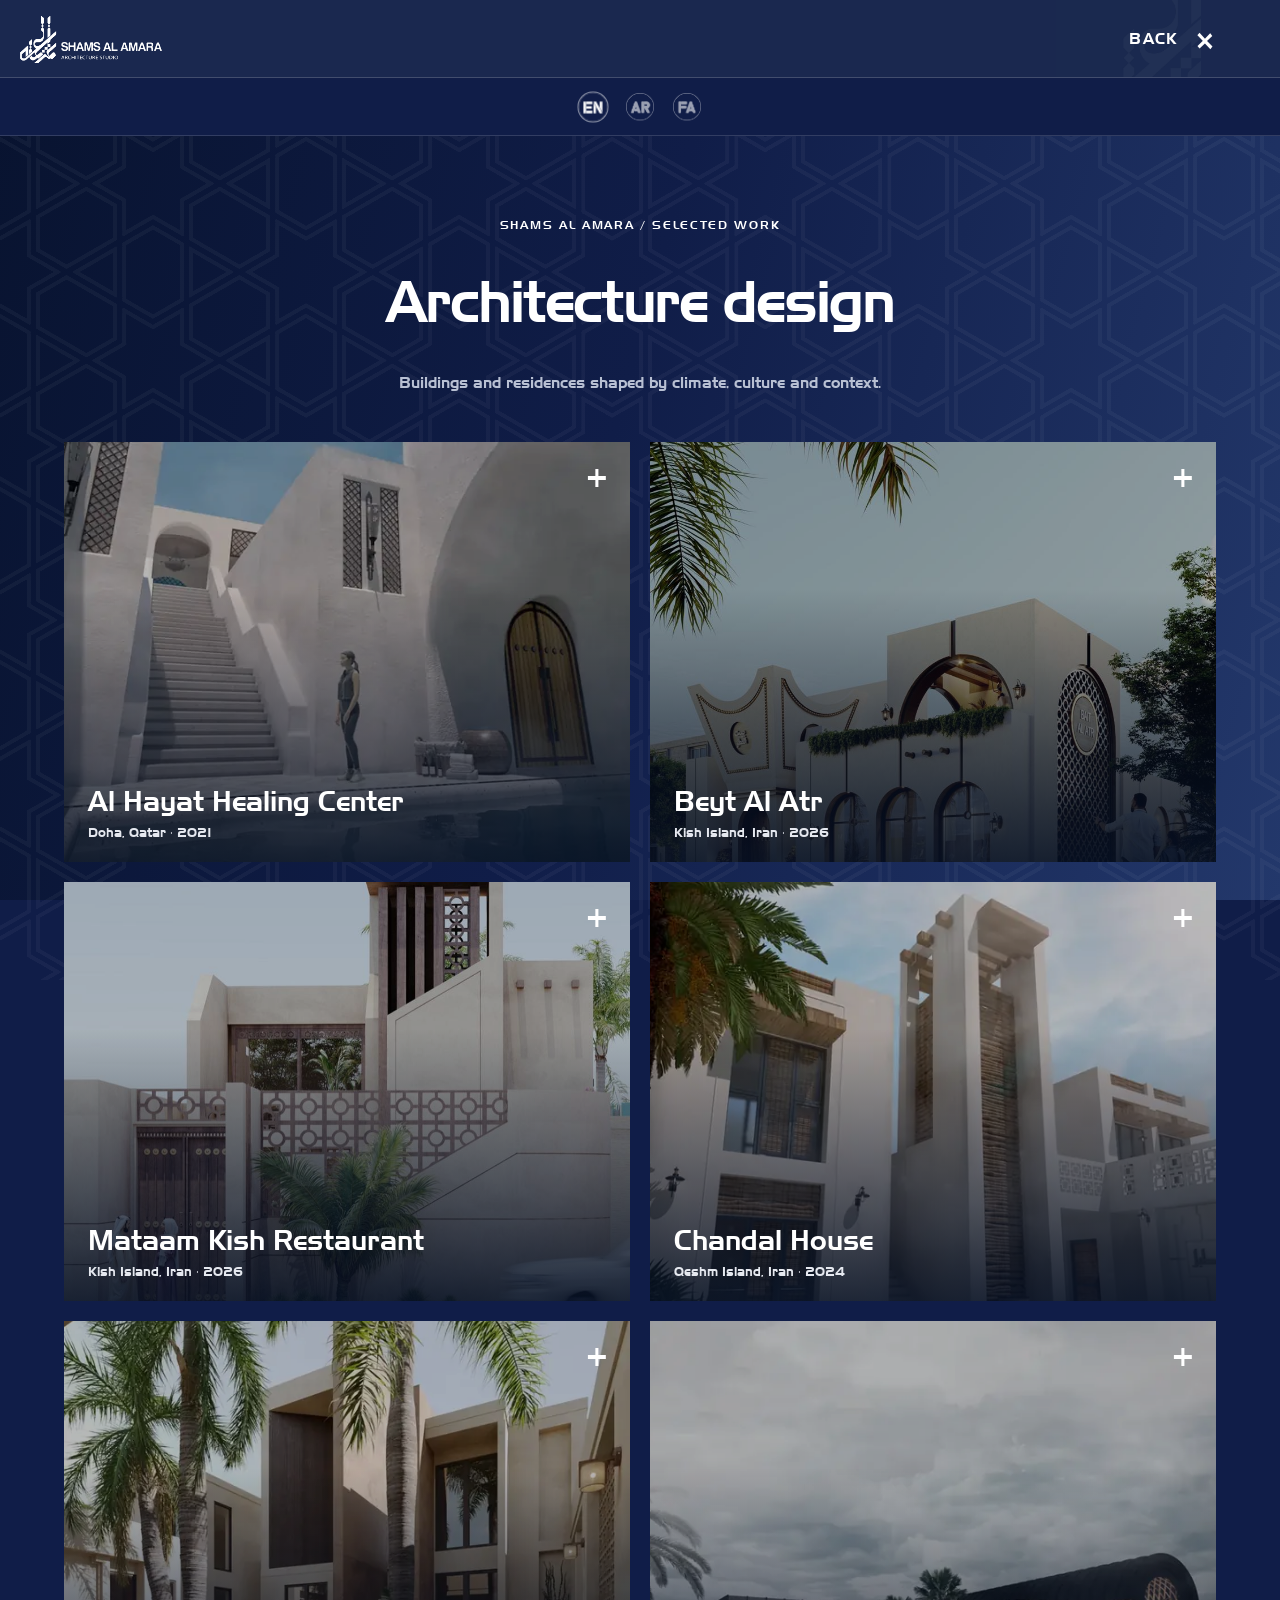
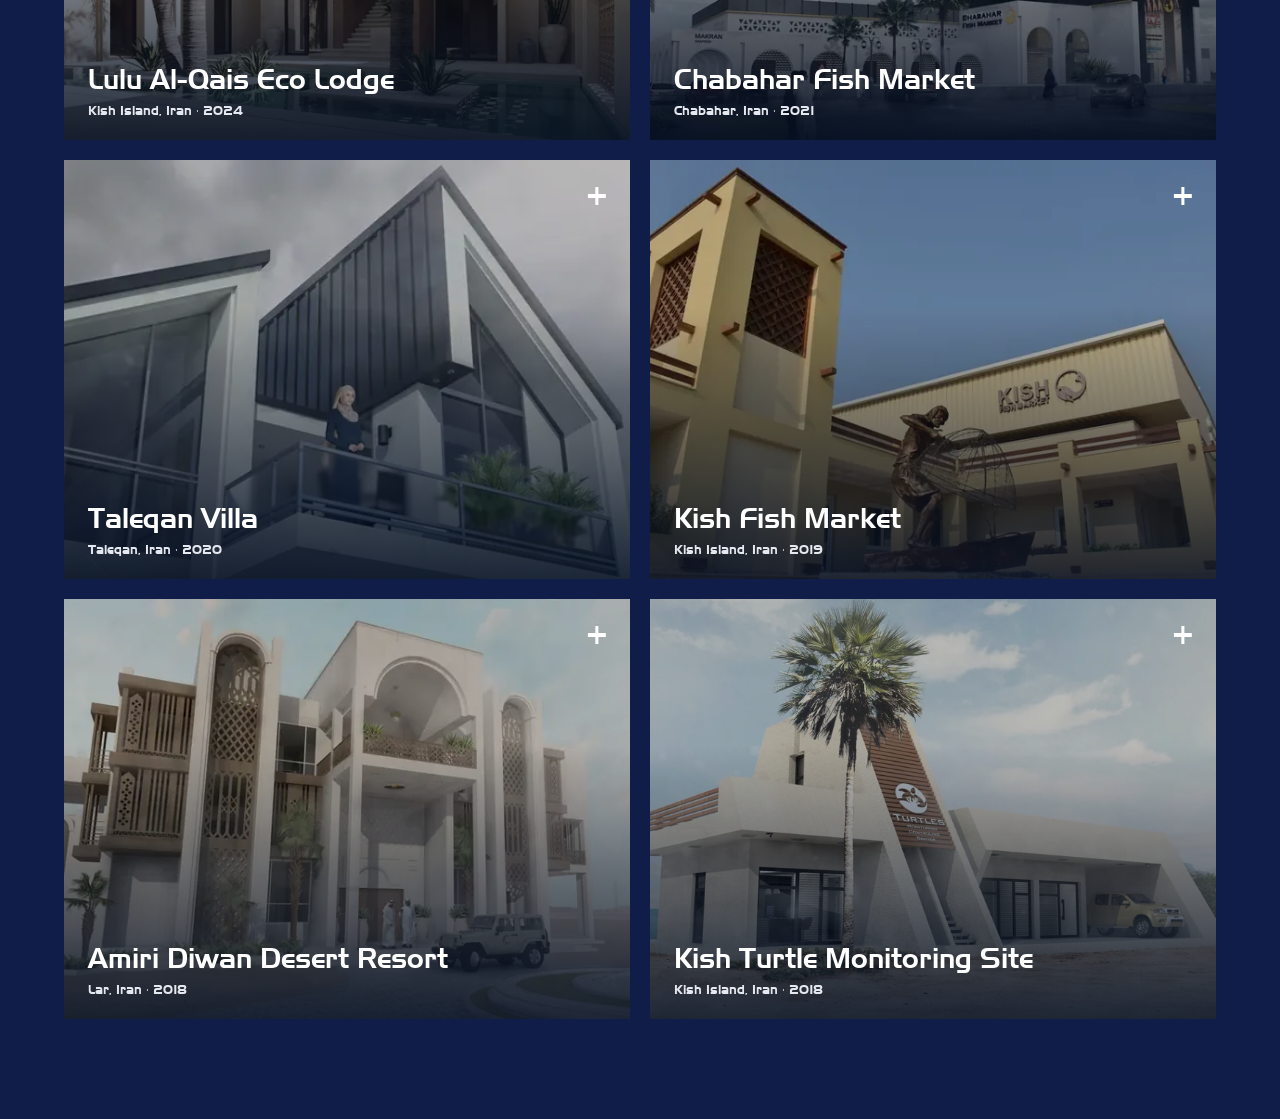
<file: projects.html>
<!doctype html>
<html lang="en"><head><meta charset="UTF-8"><meta name="viewport" content="width=device-width,initial-scale=1"><meta name="theme-color" content="#101d48"><meta name="description" content="Selected projects by Shams Al Amara"><title>Selected Projects — Shams Al Amara</title><link rel="preload" href="assets/slicker.ttf" as="font" type="font/ttf" crossorigin><link rel="preload" href="assets/yekan-boom.ttf" as="font" type="font/ttf" crossorigin><link rel="stylesheet" href="style.css?v=20261106b"><script src="gallery-media.js?v=20261023" defer></script><script src="dialog-scroll.js?v=20261023" defer></script><script src="content-data.js?v=20261101a" defer></script><script src="i18n.js?v=20261101a" defer></script><script src="projects.js?v=20261101a" defer></script></head>
<body class="projects-page"><header class="detail-header"><a class="brand" href="index.html" aria-label="Back to Shams Al Amara home"><img src="assets/header-brand-white.svg" width="240" height="82" alt="Shams Al Amara Architecture Studio"></a><a class="detail-back" id="category-back" href="index.html#services">Back <span>×</span></a></header><div class="detail-language" aria-label="Available languages"><button type="button" data-language="en">EN</button><button type="button" data-language="ar">AR</button><button type="button" data-language="fa">FA</button></div><main class="category-main"><header class="category-heading"><p class="eyebrow">SHAMS AL AMARA / SELECTED WORK</p><h1 id="category-title"></h1><p id="category-intro"></p></header><section class="category-grid" id="category-projects" aria-live="polite"></section></main><dialog id="project-dialog" aria-labelledby="dialog-title"><button class="close-dialog" aria-label="Close project">×</button><div class="dialog-layout"><div class="gallery"><img id="gallery-image" alt="" width="1400" height="1000"><div class="gallery-controls"><button id="gallery-prev" aria-label="Previous image"><img src="assets/arrow-left.svg" alt=""></button><span id="gallery-count" aria-live="polite"></span><button id="gallery-next" aria-label="Next image"><img src="assets/arrow-right.svg" alt=""></button></div></div><div class="project-description"><p class="eyebrow" id="dialog-meta"></p><h2 id="dialog-title"></h2><p id="dialog-description"></p><a class="text-link" href="https://wa.me/971507078480" target="_blank" rel="noopener noreferrer">Discuss a similar project</a></div></div></dialog></body></html>
</file>
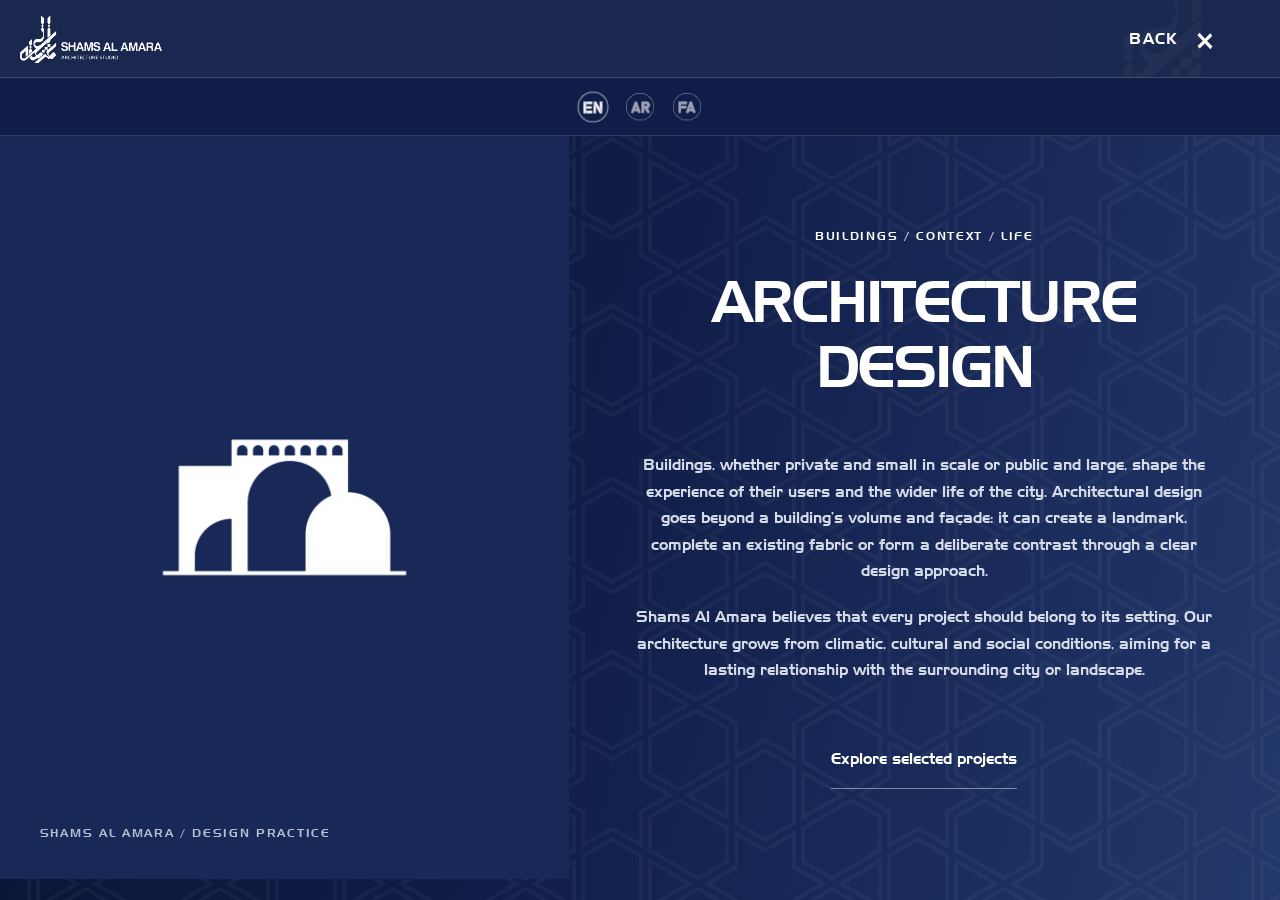
<file: service.html>
<!doctype html>
<html lang="en"><head><meta charset="UTF-8"><meta name="viewport" content="width=device-width,initial-scale=1"><meta name="theme-color" content="#101d48"><meta name="description" content="Shams Al Amara design services"><title>Design Services — Shams Al Amara</title><link rel="preload" href="assets/slicker.ttf" as="font" type="font/ttf" crossorigin><link rel="preload" href="assets/yekan-boom.ttf" as="font" type="font/ttf" crossorigin><link rel="stylesheet" href="style.css?v=20261106b"><script src="i18n.js?v=20261101a" defer></script><script src="service.js?v=21" defer></script></head>
<body class="service-page"><header class="detail-header"><a class="brand" href="index.html" aria-label="Back to Shams Al Amara home"><img src="assets/header-brand-white.svg" width="240" height="82" alt="Shams Al Amara Architecture Studio"></a><a class="detail-back" href="index.html#services">Back <span>×</span></a></header><div class="detail-language" aria-label="Available languages"><button type="button" data-language="en">EN</button><button type="button" data-language="ar">AR</button><button type="button" data-language="fa">FA</button></div><main class="service-detail"><div class="service-detail-visual"><img id="service-icon" alt="" width="720" height="720"><p class="eyebrow">SHAMS AL AMARA / DESIGN PRACTICE</p></div><article class="service-detail-copy"><p class="eyebrow" id="service-kicker"></p><h1 id="service-title"></h1><div id="service-description"></div><a id="service-projects" class="detail-project-link" href="index.html#projects">Explore selected projects</a></article></main></body></html>
</file>
<file: style.css>
:root{--blue:#1e326e;--ink:#182442;--muted:#626a7c;--line:#dce0e8;--gray:#c3c3c3;--paper:#fff;--soft:#f5f6f8;font-family:Arial,Helvetica,sans-serif;color:var(--ink);background:var(--paper);font-synthesis:none}*{box-sizing:border-box}html{scroll-behavior:smooth;scroll-padding-top:105px}body{margin:0}a{color:inherit;text-decoration:none}button{font:inherit;cursor:pointer;color:inherit}img{display:block;max-width:100%;object-fit:cover}button,a{-webkit-tap-highlight-color:transparent}a:focus-visible,button:focus-visible{outline:2px solid #5377df;outline-offset:5px}h1,h2,h3,h4,p,figure{margin:0}h1,h2,h3{font-weight:400;letter-spacing:-.045em}p{font-size:1rem;line-height:1.65}button{border:0;background:transparent}section{scroll-margin-top:20px}.skip{position:absolute;left:20px;top:-100px;background:white;z-index:50;padding:15px}.skip:focus{top:10px}.header{height:104px;padding:16px 5%;display:flex;align-items:center;justify-content:space-between;border-bottom:1px solid var(--line);background:rgba(255,255,255,.97);position:sticky;top:0;z-index:20}.brand img{width:220px;height:74px;object-fit:contain}.header nav{display:flex;align-items:center;gap:36px;font-size:.875rem}.header nav a{padding:12px 0}.header nav a:hover{color:#6177b0}.nav-contact{border-bottom:1px solid var(--blue)}.nav-contact span{margin-left:25px}.menu-toggle{display:none}.hero{min-height:640px;display:grid;grid-template-columns:1fr 1fr;margin:0 5%;border-bottom:1px solid var(--line)}.hero-copy{padding:80px 35px 25px 0;display:flex;flex-direction:column;align-items:flex-start}.eyebrow{font-size:.75rem;letter-spacing:.14em;font-weight:500;line-height:1.5}.hero h1{font-size:clamp(3rem,5.15vw,5.4rem);line-height:1.06;margin:45px 0 25px;color:var(--blue)}h1 em{font-family:Georgia,serif;font-weight:400}.intro{color:var(--muted);line-height:1.8}.text-link{font-size:.875rem;padding:18px 0;border-bottom:1px solid var(--blue);display:inline-flex;align-items:center;gap:65px;margin-top:25px}.hero-bottom{display:flex;justify-content:space-between;gap:15px;width:100%;margin-top:auto;padding-top:70px;font-size:.65rem;letter-spacing:.07em;color:var(--muted)}.hero-image{position:relative;overflow:hidden;min-width:0}.hero-image>img{width:100%;height:100%;position:absolute;inset:0;object-position:50% 50%;animation:hero-in 1.2s ease-out both}.hero-image figcaption{position:absolute;bottom:0;left:0;right:0;padding:60px 24px 24px;display:flex;justify-content:space-between;gap:15px;background:linear-gradient(transparent,#0009);color:white;font-size:.75rem}.section{margin:0 5%;padding:90px 0;border-bottom:1px solid var(--line)}.section-heading{display:grid;grid-template-columns:1fr 2fr 1.35fr;gap:35px;align-items:start;margin-bottom:48px}.section-heading h2{font-size:clamp(2rem,3.1vw,3.1rem);line-height:1.13}.section-heading>p:last-child{max-width:340px;color:var(--muted)}.service-grid{display:grid;grid-template-columns:repeat(4,1fr);border-top:1px solid var(--line)}.service-grid>a{position:relative;padding:30px 25px 25px 0;min-height:225px;border-right:1px solid var(--line);transition:background .25s,padding .25s}.service-grid>a:not(:first-child){padding-left:26px}.service-grid>a:last-child{border:0}.service-grid>a:hover{background:var(--soft)}.number{font-size:.75rem;color:var(--muted)}.service-grid h3{font-size:1.6rem;line-height:1.15;margin:28px 0 14px}.service-grid p{font-size:.875rem;color:var(--muted);max-width:190px}.service-arrow{position:absolute;right:22px;top:28px;font-size:1.4rem}.project-row{display:grid;grid-template-columns:200px minmax(0,1fr);gap:30px;padding:30px 0;border-top:1px solid var(--line)}.row-label h3{font-size:1.35rem;letter-spacing:-.03em;margin:10px 0 14px}.row-label>p{font-size:.75rem;color:var(--muted)}.row-controls{display:flex;gap:8px;margin-top:25px}.row-controls button,.gallery-controls button{border:1px solid var(--line);width:42px;height:42px;border-radius:50%;font-size:1.2rem}.row-controls button:disabled{opacity:.25;cursor:default}.cards{display:flex;overflow-x:auto;scroll-snap-type:x mandatory;gap:16px;scrollbar-width:none;min-width:0}.cards::-webkit-scrollbar{display:none}.project-card{flex:0 0 calc((100% - 32px)/3);position:relative;aspect-ratio:1.07;overflow:hidden;padding:0;scroll-snap-align:start;text-align:left;background:var(--blue)}.project-card img{width:100%;height:100%;filter:brightness(.72) blur(.55px);transition:transform .6s,filter .6s}.project-card:hover img,.project-card:focus-visible img{transform:scale(1.04);filter:brightness(.85)}.project-card:after{content:'';position:absolute;inset:0;background:linear-gradient(transparent 20%,#061125b8)}.card-copy{position:absolute;z-index:1;left:20px;right:16px;bottom:20px;color:white}.card-copy strong{font-weight:400;font-size:1.14rem;line-height:1.25;display:block}.card-copy small{font-size:.75rem;display:block;margin-top:9px;color:#eee}.card-open{position:absolute;top:12px;right:14px;color:white;z-index:1;font-size:1.25rem}.team-layout{display:grid;grid-template-columns:1fr 1fr;gap:65px}.team-layout figure img{width:100%;aspect-ratio:1.18;object-position:50% 40%;filter:grayscale(1)}.team-layout figcaption{font-size:.75rem;color:var(--muted);margin-top:12px}.team-copy h3{font-size:2rem;line-height:1.15;margin:22px 0}.team-copy>p:not(.eyebrow){color:var(--muted);max-width:530px}.team-numbers{display:flex;gap:60px;margin:25px 0}.team-numbers strong{font-size:2.9rem;font-weight:400;letter-spacing:-.06em;display:block;color:var(--blue)}.team-numbers span{font-size:.875rem;color:var(--muted)}.director{border-top:1px solid var(--line);padding-top:20px}.director h4{font-weight:500;font-size:1.1rem}.director p{font-size:.875rem;color:var(--muted);margin-top:6px;max-width:480px}.partners-head{display:flex;align-items:center;justify-content:space-between;gap:20px;margin-top:65px}.partners-head button{font-size:.875rem;border-bottom:1px solid var(--line);padding:10px 0}.partners{overflow:hidden;margin-top:24px}.logo-track{display:flex;width:max-content;align-items:center;animation:logos 50s linear infinite}.logo-track img{object-fit:contain;width:140px;height:90px;margin:0 30px;filter:grayscale(1);opacity:.8}.partners:hover .logo-track,.logo-track.paused{animation-play-state:paused}.contact{background:var(--blue);color:white;margin:0;padding:75px 5%}.contact-top{display:flex;align-items:center;justify-content:space-between;gap:25px}.contact h2{font-size:clamp(2.5rem,4.4vw,4.5rem);line-height:1.12;margin-top:24px}.contact-cta{border:1px solid #ffffff70;border-radius:50%;width:88px;height:88px;display:grid;place-items:center;font-size:2.7rem;flex-shrink:0}.contact-cta:hover{background:white;color:var(--blue)}.contact-grid{display:grid;grid-template-columns:1fr 1fr 1.4fr;gap:30px;margin-top:65px;border-top:1px solid #ffffff40;padding-top:32px}.contact-grid .eyebrow{color:#d5daeb;margin-bottom:14px}.contact-grid a{font-size:clamp(1rem,1.65vw,1.45rem);letter-spacing:-.025em}.contact-grid .email{overflow-wrap:anywhere}.instagram{margin-top:55px;padding-top:30px;border-top:1px solid #ffffff40;display:flex;justify-content:space-between;align-items:end;gap:25px}.instagram h3{font-size:1.6rem;line-height:1.2;margin-top:14px}.instagram>a{font-size:1rem;border-bottom:1px solid #ffffff80;padding-bottom:12px}.instagram>a span{margin-left:25px}#instagram-posts{display:grid;grid-template-columns:repeat(3,1fr);gap:20px}#instagram-posts:not(:empty){margin-top:30px}footer{padding:28px 5%;display:flex;justify-content:space-between;gap:20px;font-size:.75rem;color:var(--muted)}dialog{padding:0;border:0;width:min(1180px,92vw);max-height:90dvh;color:var(--ink);background:white}dialog::backdrop{background:#081226ba;backdrop-filter:blur(5px)}.close-dialog{position:absolute;right:12px;top:10px;width:44px;height:44px;background:white;z-index:2;font-size:2rem;border-radius:50%;box-shadow:0 2px 15px #0001}.dialog-layout{display:grid;grid-template-columns:1.6fr 1fr}.gallery{background:var(--soft)}#gallery-image{width:100%;height:550px;object-fit:contain}.gallery-controls{display:flex;align-items:center;justify-content:space-between;padding:15px 25px}.gallery-controls span{font-size:.875rem}.project-description{padding:70px 35px 35px}.project-description h2{font-size:2.6rem;line-height:1.08;margin:22px 0}.project-description>p:not(.eyebrow){color:var(--muted)}.project-description .text-link{gap:0}.reveal{animation:reveal .7s ease both}@keyframes hero-in{from{transform:scale(1.05);opacity:.5}to{transform:scale(1);opacity:1}}@keyframes reveal{from{opacity:.4;transform:translateY(16px)}to{opacity:1;transform:none}}@keyframes logos{to{transform:translateX(-50%)}}
@media(min-width:1600px){.header,.hero,.section:not(.contact),footer{max-width:1600px;margin-left:auto;margin-right:auto}.header,footer{padding-left:40px;padding-right:40px}.hero,.section:not(.contact){padding-left:40px;padding-right:40px}.contact{padding-left:max(5%,calc((100% - 1520px)/2));padding-right:max(5%,calc((100% - 1520px)/2))}}
@media(max-width:1000px){.hero{min-height:590px}.hero-copy{padding-top:60px}.hero h1{font-size:3.5rem}.section-heading{grid-template-columns:1fr 2fr}.section-heading>p:last-child{grid-column:2}.project-row{grid-template-columns:160px minmax(0,1fr);gap:20px}.project-card{flex-basis:calc((100% - 16px)/2)}.team-layout{gap:35px}.team-copy h3{font-size:1.7rem}.contact-grid{grid-template-columns:1fr 1fr}.contact-grid>div:last-child{grid-column:1/-1}.hero-bottom{font-size:.625rem}.dialog-layout{grid-template-columns:1fr 1fr}#gallery-image{height:450px}}
@media(max-width:650px){html{scroll-padding-top:85px}.header{height:82px;padding:12px 6%}.brand img{width:178px;height:58px}.menu-toggle{display:flex;align-items:center;gap:12px;font-size:.875rem;min-height:44px}.header nav{display:none;position:absolute;left:0;right:0;top:82px;background:white;flex-direction:column;align-items:stretch;padding:18px 6% 25px;gap:8px;border-bottom:1px solid var(--line)}.header nav.open{display:flex}.header nav a{padding:12px}.hero{display:flex;flex-direction:column;margin:0 6%;min-height:0}.hero-copy{padding:40px 0 30px}.hero h1{font-size:clamp(2.8rem,10vw,3.7rem);margin:28px 0 22px}.hero .eyebrow{font-size:.6875rem}.hero-bottom{display:none}.intro{font-size:1rem}.text-link{margin-top:12px}.hero-image{height:410px}.hero-image figcaption{padding:45px 18px 20px;flex-direction:column;gap:7px}.section{margin:0 6%;padding:58px 0}.section-heading{display:block;margin-bottom:32px}.section-heading h2{font-size:2.2rem;margin:20px 0}.section-heading>p:last-child{max-width:100%}.service-grid{grid-template-columns:1fr 1fr}.service-grid>a{min-height:215px;padding:24px 18px 22px 0;border-bottom:1px solid var(--line)}.service-grid>a:not(:first-child){padding-left:0}.service-grid>a:nth-child(even){border-right:0;padding-left:20px}.service-grid>a:nth-child(n+3){border-bottom:0}.service-grid h3{font-size:1.45rem}.service-grid p{font-size:.875rem}.service-arrow{right:12px;top:22px}.project-row{display:block;padding:25px 0}.row-label{position:relative;min-height:74px;padding-right:100px}.row-label h3{font-size:1.2rem;margin:0 0 7px}.row-label>.eyebrow{display:none}.row-controls{position:absolute;right:0;top:0;margin:0}.cards{gap:12px}.project-card{flex-basis:83%;aspect-ratio:1.15}.card-copy strong{font-size:1.35rem}.team-layout{display:flex;flex-direction:column;gap:30px}.team-layout figure img{aspect-ratio:1.15}.team-copy h3{font-size:1.9rem}.partners-head{align-items:start;margin-top:40px}.partners-head .eyebrow{max-width:200px}.partners-head button{white-space:nowrap;padding-top:0}.logo-track img{width:115px;margin:0 22px}.contact{margin:0;padding:55px 6%}.contact h2{font-size:2.4rem}.contact-cta{width:50px;height:50px;font-size:1.8rem;align-self:flex-end}.contact-grid{gap:28px 12px;margin-top:40px}.contact-grid a{font-size:1.05rem}.contact-grid .eyebrow{font-size:.65rem}.instagram{align-items:start;flex-direction:column;margin-top:38px}.instagram h3{font-size:1.5rem}.instagram>a{margin-top:8px}footer{padding:25px 6%;flex-direction:column;gap:12px}.dialog-layout{display:block}#gallery-image{height:310px}.project-description{padding:25px}.project-description h2{font-size:2rem}#instagram-posts{grid-template-columns:1fr}}
@media(prefers-reduced-motion:reduce){html{scroll-behavior:auto}*,*:before,*:after{animation:none!important;transition:none!important}.logo-track{animation:none}.partners{overflow-x:auto}}

.roster{margin-top:50px}.roster>h3{font-size:1.5rem;margin:30px 0 22px}.core-roster{display:grid;grid-template-columns:repeat(4,1fr);gap:22px}.portrait-empty{display:grid;place-items:center;background:var(--soft);aspect-ratio:1.3;border:1px solid var(--line)}.portrait-empty svg{width:52px;height:52px;fill:none;stroke:#a4adbf;stroke-width:1.1}.member h4{font-size:1rem;font-weight:400;margin-top:15px}.member p,.collaborator p{font-size:.875rem;color:var(--muted);margin-top:6px}.collaborator-roster{display:grid;grid-template-columns:repeat(8,1fr);gap:18px}.collaborator .portrait-empty{aspect-ratio:1}.collaborator .portrait-empty svg{width:36px;height:36px}@media(max-width:650px){.core-roster{grid-template-columns:repeat(2,1fr);gap:24px 16px}.collaborator-roster{grid-template-columns:repeat(4,1fr);gap:20px 12px}.collaborator p{font-size:.75rem}}

.team-layout figure img{height:auto;object-fit:cover}.instagram-card{display:block}.instagram-card img{width:100%;height:auto;aspect-ratio:4/5;object-fit:cover}.instagram-card span{display:block;padding:15px 0;font-size:.875rem;border-bottom:1px solid #ffffff40}

.post-quote{aspect-ratio:4/5;background:#ffffff0b;border:1px solid #ffffff40;padding:28px;display:flex;flex-direction:column;justify-content:space-between}.post-quote>p{font-size:.75rem;letter-spacing:.08em}.post-quote h3{font:italic 2.6rem/1.1 Georgia,serif;letter-spacing:-.04em}.instagram-card:hover{opacity:.86}
/* Partner marks: centred heading, black artwork and a consistent 30px rhythm. */
.partners-head{flex-direction:column;align-items:center;justify-content:center;gap:12px;text-align:center}
.partners-head .eyebrow{max-width:none;width:100%;color:#111;font-size:.8125rem}
.partners-head button{padding:4px 0;color:var(--muted)}
.partners{margin-top:28px}
.logo-track{gap:30px;padding-right:30px}
.logo-track img{width:150px;height:130px;flex:0 0 150px;margin:0;filter:brightness(0);opacity:1;object-fit:contain}
@media(max-width:650px){.partners-head .eyebrow{font-size:.75rem;line-height:1.7}.logo-track img{width:130px;height:120px;flex-basis:130px}}

/* September visual revision: inverse header, image-led hero, automatic partner reel. */
.header{background:var(--blue);border-bottom-color:#ffffff2e;color:#fff}
.brand img{filter:none}
.header nav a:hover{color:#d8dfee}
.nav-contact{border-bottom-color:#fff}
.hero{grid-template-columns:.62fr 1.38fr}
.hero-copy{padding:68px 38px 25px 0}
.hero-image::after{content:"";position:absolute;inset:0;background:linear-gradient(90deg,#06132fba 0%,#07142b52 58%,transparent 100%);pointer-events:none}
.hero-overlay{position:absolute;z-index:2;left:7%;bottom:21%;max-width:680px;color:#fff}
.hero-overlay h1{font-size:clamp(3rem,5vw,5.2rem);line-height:1.02;margin:0;color:#fff;text-shadow:0 2px 25px #07132e4d}
.hero-overlay h1 em{font-family:Georgia,serif;font-weight:400}
.hero-overlay .intro{margin-top:24px;color:#fff;font-size:1.05rem;line-height:1.75;text-shadow:0 2px 16px #07132e80}
.hero-overlay .intro strong{font-weight:600;font-style:italic;border-bottom:1px solid currentColor;padding-bottom:2px}
.hero-image figcaption{z-index:2;font-size:.75rem;letter-spacing:.02em;padding-bottom:18px}
.card-open{font-size:1.65rem;font-weight:300;line-height:1}
.partners-head button{display:none}
.partners:hover .logo-track,.logo-track.paused{animation-play-state:running}

@media(max-width:650px){
  .header nav{background:var(--blue);border-bottom-color:#ffffff2e;color:#fff}
  .hero{display:flex;margin:0 6%}
  .hero-copy{padding:28px 0 22px}
  .hero-copy .text-link{margin-top:22px}
  .hero-image{height:570px}
  .hero-image::after{background:linear-gradient(180deg,#07142b26 0%,#07142b85 47%,#06132fe8 100%)}
  .hero-overlay{left:7%;right:7%;bottom:22%;max-width:none}
  .hero-overlay h1{font-size:clamp(2.45rem,11.4vw,3.2rem);line-height:1.04}
  .hero-overlay .intro{font-size:.9375rem;line-height:1.65;margin-top:18px}
  .hero-image figcaption{padding:36px 18px 16px;gap:3px;font-size:.75rem;letter-spacing:.025em}
  .hero-image figcaption span:first-child{font-size:.75rem}
}

/* Final alignment, media reels, contact stack and category pages. */
h1,h2,h3,h4,.eyebrow{text-align:left;text-wrap:balance}
p:not(.eyebrow){text-align:justify;text-align-last:left;text-justify:inter-word;hyphens:auto}
.row-controls button,.gallery-controls button{width:auto;min-width:54px;padding:0 12px;border-radius:999px;font-size:.7rem;text-transform:uppercase;letter-spacing:.05em}

.team-gallery{overflow:hidden;margin:62px 0 48px;border-top:1px solid var(--line);border-bottom:1px solid var(--line);padding:18px 0}
.team-gallery-track{display:flex;width:max-content;gap:16px;padding-right:16px;animation:team-reel 70s linear infinite}
.team-gallery-track img{width:280px;height:200px;flex:0 0 280px;object-fit:cover;filter:grayscale(.25);transition:filter .3s ease,transform .3s ease}
.team-gallery-track img:hover{filter:none;transform:scale(1.015)}
.team-gallery-track img[data-slide="4"],.team-gallery-track img[data-slide="6"]{object-position:center 8%}
.team-layout figcaption:empty{display:none}
.team-gallery:hover .team-gallery-track{animation-play-state:paused}

.contact{margin:0;padding:92px max(32px,6vw) 36px;text-align:center;border-bottom:0}
.contact-top{display:block;text-align:center}.contact-top .eyebrow,.contact-top h2{text-align:center}.contact h2{margin-top:22px}
.contact-list{width:min(760px,100%);margin:58px auto 0;border-top:1px solid #ffffff3d}
.contact-item{display:flex;flex-direction:column;align-items:center;gap:10px;padding:32px 16px;border-bottom:1px solid #ffffff3d;text-align:center}
.contact-item .eyebrow{text-align:center;color:#d5daeb}.contact-item>a:first-of-type{font-size:clamp(1.45rem,3vw,2.35rem);letter-spacing:-.03em}
.contact-flag,.contact-mail{font-family:Arial,Helvetica,sans-serif;font-size:1.35rem;line-height:1}.whatsapp-link{font-size:.75rem!important;letter-spacing:.08em!important;text-transform:uppercase;border-bottom:1px solid #ffffff70;padding:5px 0}
.email-item .email{font-size:clamp(1rem,2.1vw,1.75rem)!important;overflow-wrap:anywhere}
.instagram{margin:70px auto 0;padding-top:0;border:0;display:flex;flex-direction:column;align-items:center;gap:10px;text-align:center}.instagram .eyebrow,.instagram h3{text-align:center}.instagram h3{font-size:clamp(2rem,4vw,3.7rem);margin:4px 0}.instagram>a{margin:0;font-size:.95rem}
.instagram-reel{overflow:hidden;margin:30px calc(-1 * max(32px,6vw)) 0}
#instagram-posts.instagram-track{display:flex;width:max-content;grid-template-columns:none;gap:16px;padding-right:16px;animation:instagram-reel 62s linear infinite}
#instagram-posts.instagram-track:not(:empty){margin-top:0}.instagram-card{width:190px;height:190px;flex:0 0 190px}.instagram-card img{width:190px;height:190px;aspect-ratio:1;object-fit:cover}.instagram-card span{display:none}.instagram-more{display:grid;place-items:center;border:1px solid #ffffff66;color:#fff;font-size:1.3rem;text-align:center;transition:background .25s ease,color .25s ease}.instagram-more:hover{background:#fff;color:var(--blue);opacity:1}
.social-strip{display:flex;justify-content:center;align-items:center;gap:16px;margin:48px auto 0;padding-top:28px;border-top:1px solid #ffffff3d}
.social-strip a,.social-strip>span{width:30px;height:30px;display:grid;place-items:center;color:#fff}.social-strip svg{width:26px;height:26px;fill:none;stroke:currentColor;stroke-width:1.5;stroke-linecap:round;stroke-linejoin:round}.social-strip .fill{fill:currentColor;stroke:none}
footer{justify-content:center;align-items:center;text-align:center;flex-direction:column;gap:8px;padding:30px 5%}footer span,footer a{text-align:center}

.projects-page{min-height:100svh;background:var(--blue);color:#fff}.category-main{padding:80px 5% 100px}.category-heading{display:grid;grid-template-columns:1fr 2fr 1.1fr;gap:35px;align-items:end;margin-bottom:46px}.category-heading h1{font-size:clamp(3rem,6vw,6.7rem);line-height:.96}.category-heading>p:last-child{color:var(--muted)}
.category-grid{display:grid;grid-template-columns:repeat(2,minmax(0,1fr));gap:20px}.category-card{position:relative;aspect-ratio:1.35;overflow:hidden;padding:0;background:#14275f;color:#fff;text-align:left}.category-card img{width:100%;height:100%;filter:brightness(.72);transition:transform .55s ease,filter .55s ease}.category-card:hover img{transform:scale(1.035);filter:brightness(.84)}.category-card:after{content:"";position:absolute;inset:0;background:linear-gradient(transparent 35%,#061125d9)}.category-card-plus{position:absolute;z-index:2;right:20px;top:16px;font-size:2rem}.category-card-copy{position:absolute;z-index:2;left:24px;right:24px;bottom:22px}.category-card-copy strong{display:block;font-size:clamp(1.25rem,2.2vw,2rem);font-weight:400}.category-card-copy small{display:block;margin-top:8px;color:#e5e8ef}
@keyframes team-reel{to{transform:translateX(calc(-50% - 8px))}}@keyframes instagram-reel{to{transform:translateX(calc(-50% - 8px))}}
@media(max-width:650px){
 h1,h2,h3,h4,.eyebrow{text-align:left}p:not(.eyebrow){text-align:justify;text-align-last:left}
 .team-gallery{margin:44px 0 36px}.team-gallery-track{gap:12px;padding-right:12px;animation-duration:58s}.team-gallery-track img{width:210px;height:154px;flex-basis:210px}
 .contact{padding:64px 24px 28px}.contact h2{font-size:clamp(2.25rem,11vw,3.25rem)}.contact-list{margin-top:40px}.contact-item{padding:28px 8px}.contact-top .eyebrow,.contact-top h2,.contact-item .eyebrow,.instagram .eyebrow,.instagram h3{text-align:center}.instagram{margin-top:54px}.instagram h3{font-size:2.15rem}.instagram-reel{margin-left:-24px;margin-right:-24px}.instagram-card,.instagram-card img{width:148px;height:148px;flex-basis:148px}.instagram-track{animation-duration:50s!important}.social-strip{margin-top:36px}
 footer{padding:26px 6%;gap:8px}
 .category-main{padding:55px 6% 70px}.category-heading{display:block;margin-bottom:30px}.category-heading h1{font-size:clamp(2.8rem,14vw,4.7rem);margin:20px 0}.category-heading>p:last-child{max-width:100%}.category-grid{grid-template-columns:1fr;gap:14px}.category-card{aspect-ratio:1.12}.category-card-copy{left:18px;right:18px;bottom:18px}.category-card-plus{right:16px;top:12px}
}
@media(prefers-reduced-motion:reduce){.team-gallery,.instagram-reel{overflow-x:auto}.team-gallery-track,#instagram-posts.instagram-track{animation:none}}

/* Navy portfolio theme, custom type and three-image hero carousel. */
@font-face{font-family:Slicker;src:url('assets/slicker.ttf') format('truetype');font-style:normal;font-weight:400;font-display:swap}
:root{--paper:#1e326e;--soft:#263d7a;--ink:#fff;--muted:#d4daea;--line:#ffffff32;font-family:Slicker,Arial,Helvetica,sans-serif;background:var(--blue);color:#fff}
body{background:var(--blue);color:#fff}
h1,h2,h3,h4,p,a,button,span,em,strong{font-family:inherit}
h1 em,.post-quote h3{font-family:Slicker,Arial,Helvetica,sans-serif}
.header{background:var(--blue);color:#fff}
.hero,.section{border-bottom-color:var(--line)}
.hero-copy,.section-heading>p:last-child,.row-label>p,.team-layout figcaption,.team-copy>p:not(.eyebrow),.team-numbers span,.director p,.member p,.collaborator p,footer{color:var(--muted)}
.text-link,.nav-contact{border-bottom-color:#fff}
.service-grid,.service-grid>a,.project-row,.director,.portrait-empty,.instagram,.contact-grid{border-color:var(--line)}
.service-grid>a:hover{background:var(--soft)}
.number,.service-grid p{color:var(--muted)}
.row-controls button,.gallery-controls button{border-color:var(--line)}
.portrait-empty{background:#ffffff0a}.portrait-empty svg{stroke:#d7ddef}
.partners-head .eyebrow{color:#fff}.logo-track img{filter:brightness(0) invert(1);opacity:.96}
footer{background:var(--blue)}
dialog{color:#fff;background:var(--blue)}dialog::backdrop{background:#071127d9}.close-dialog{background:#fff;color:var(--blue)}.gallery{background:#14275f}.project-description>p:not(.eyebrow){color:var(--muted)}
.hero-image{background:#14275f}
.hero-slides{position:absolute;inset:0;z-index:0}
.hero-slide{position:absolute;inset:0;width:100%;height:100%;object-fit:cover;object-position:50% 50%;opacity:0;transform:scale(1.035);transition:opacity 1.35s ease,transform 6.5s ease;filter:brightness(.72) saturate(.88)}
.hero-slide.is-active{opacity:1;transform:scale(1)}
.hero-image::after{z-index:1;background:linear-gradient(90deg,#07142bd1 0%,#07142b72 58%,#07142b24 100%)}
.hero-dots{position:absolute;z-index:3;left:7%;bottom:12%;display:flex;gap:10px}
.hero-dot{width:9px;height:9px;border:1px solid #fff;border-radius:50%;padding:0;background:#ffffff35;transition:width .35s ease,background .35s ease}
.hero-dot.is-active{width:30px;border-radius:10px;background:#fff}
.hero-image figcaption{z-index:3}
@media(max-width:650px){
 .header nav{background:var(--blue);color:#fff}
 .hero-image::after{background:linear-gradient(180deg,#07142b40 0%,#07142b94 46%,#06132ff0 100%)}
 .hero-dots{left:7%;bottom:12.5%}
 .hero-slide{object-position:center}
}
@media(prefers-reduced-motion:reduce){.hero-slide{transition:none}.hero-dot{transition:none}}

/* Full-screen image intro, editorial service cards and full-screen navigation. */
:root{--blue:#101d48;--ink:#fff;--muted:#b8c0d3;--line:#ffffff2c;--soft:#182957;--gray-panel:#c7c9cc}
.header{height:92px;padding:12px 5%;background:#101d48;z-index:30}
.brand{position:relative;z-index:32}.brand img{width:220px;height:68px}
.menu-toggle{position:relative;z-index:32;display:flex;align-items:center;gap:18px;min-height:48px;color:#fff;text-transform:uppercase;letter-spacing:.07em}
.menu-icon{width:34px;height:24px;display:flex;flex-direction:column;justify-content:space-between}
.menu-icon i{display:block;width:100%;height:2px;background:#fff;transform-origin:center;transition:transform .35s ease,opacity .25s ease}
.menu-toggle[aria-expanded=true] .menu-icon i:first-child{transform:translateY(11px) rotate(45deg)}
.menu-toggle[aria-expanded=true] .menu-icon i:nth-child(2){opacity:0}
.menu-toggle[aria-expanded=true] .menu-icon i:last-child{transform:translateY(-11px) rotate(-45deg)}
.header nav{position:fixed;inset:0;z-index:31;background:#101d48f8;display:grid;grid-template-columns:1fr 1fr;align-content:center;gap:10px 7vw;padding:120px 7vw 55px;opacity:0;visibility:hidden;pointer-events:none;transform:translateY(-18px);transition:opacity .35s ease,transform .35s ease,visibility .35s}
.header nav.open{opacity:1;visibility:visible;pointer-events:auto;transform:none}
.header nav a{display:flex;align-items:baseline;gap:22px;padding:18px 0;border-bottom:1px solid #ffffff2e;font-size:clamp(2rem,4.3vw,4.8rem);line-height:1;color:#fff;letter-spacing:-.035em}
.header nav a:hover{color:#c7c9cc}.header nav a small{font-size:.7rem;letter-spacing:.08em;color:#9ba6c1}.nav-contact{border-bottom:1px solid #ffffff2e}.menu-open{overflow:hidden}
.hero{position:relative;display:block;height:clamp(620px,calc(100svh - 92px),900px);margin:0;border-bottom:0}
.hero-image{position:absolute;inset:0;height:100%;width:100%}
.hero-copy{position:absolute;inset:0;z-index:4;padding:7vh 5% 23px;pointer-events:none;color:#fff}
.hero-copy .text-link{pointer-events:auto;color:#fff;border-bottom-color:#fff;gap:80px;margin-top:28px}
.hero-bottom{display:none}
.hero-slide{filter:brightness(.96) saturate(1.04);object-position:center}
.hero-image::after{background:linear-gradient(90deg,#07122f42 0%,transparent 48%),linear-gradient(0deg,#07122fa3 0%,transparent 42%)}
.hero-overlay{left:5%;bottom:20%;max-width:760px}
.hero-overlay h1{font-size:clamp(3.25rem,6vw,6.6rem);font-family:Slicker,Arial,Helvetica,sans-serif;font-style:normal}
.hero-overlay h1 em{font-family:Slicker,Arial,Helvetica,sans-serif;font-style:normal}
.hero-overlay .intro{font-size:1.08rem}
.hero-dots{left:5%;bottom:10.5%}
.hero-image figcaption{padding-left:5%;padding-right:5%;background:linear-gradient(transparent,#06102a9c)}
.section{padding:105px 0}
.services{margin:0;padding-left:5%;padding-right:5%}
.service-grid{border-top:1px solid var(--line);border-bottom:1px solid var(--line);gap:0;background:transparent}
.service-grid>a,.service-grid>a:not(:first-child){display:flex;flex-direction:column;min-height:470px;padding:28px;background:var(--blue);color:#fff;border-right:1px solid var(--line);overflow:hidden}
.service-grid>a:last-child{border-right:0}.service-grid>a:hover{background:var(--soft);padding:28px}
.service-grid>a img{width:100%;height:230px;object-fit:contain;transition:transform .45s ease}
.service-grid>a:hover img{transform:scale(1.06) translateY(-4px)}
.service-grid h3{font-size:1.65rem;margin:20px 0 12px}.service-grid p{color:var(--muted);margin-top:auto}.service-grid .service-arrow{right:24px;top:24px;font-size:2rem;color:#fff}
.projects .section-heading{grid-template-columns:1fr 2fr;margin-bottom:38px}.projects .section-heading>p:last-child{display:none}
.team .director{margin-top:32px}

.service-page{min-height:100svh;background:var(--blue);color:#fff}
.detail-header{height:92px;padding:12px 5%;display:flex;align-items:center;justify-content:space-between;border-bottom:1px solid var(--line)}
.detail-back{display:flex;align-items:center;gap:18px;text-transform:uppercase;letter-spacing:.07em}.detail-back span{font-size:2rem;font-weight:300}
.service-detail{display:grid;grid-template-columns:1fr 1.25fr;min-height:calc(100svh - 92px)}
.service-detail-visual{background:#182957;position:relative;display:grid;place-items:center;padding:7vw}.service-detail-visual img{width:min(70%,560px);height:auto}.service-detail-visual .eyebrow{position:absolute;left:7%;bottom:5%;color:var(--muted)}
.service-detail-copy{padding:9vh 8vw 7vh;display:flex;flex-direction:column;justify-content:center}.service-detail-copy h1{font-size:clamp(3.2rem,6.5vw,7.2rem);line-height:.93;margin:30px 0 42px}.service-detail-copy #service-description{max-width:720px}.service-detail-copy #service-description p{font-size:clamp(1rem,1.25vw,1.2rem);color:#d5dae7;margin-top:20px}.detail-project-link{display:flex;justify-content:space-between;gap:35px;border-bottom:1px solid #ffffff70;padding:20px 0;margin-top:45px;max-width:430px}

@media(max-width:1000px){.service-grid{grid-template-columns:1fr 1fr}.service-grid>a{min-height:430px}.service-detail{grid-template-columns:1fr 1fr}.service-detail-copy{padding:7vh 6vw}}
@media(max-width:650px){
 .header{height:78px;padding:10px 6%}.brand img{width:170px;height:56px}.menu-label{display:none}.menu-icon{width:30px;height:22px}
 .header nav{inset:0;top:0;display:flex;flex-direction:column;justify-content:center;align-items:stretch;padding:105px 8% 35px;gap:0;border:0}
 .header nav a{font-size:clamp(1.75rem,9vw,2.7rem);padding:14px 0}.header nav a small{width:22px}
 .hero{height:min(68svh,560px);min-height:480px;margin:0}.hero-copy{padding:4vh 6% 16px}.hero-copy .eyebrow{font-size:.6rem}.hero-copy .text-link{margin-top:16px}
 .hero-overlay{left:6%;right:6%;bottom:22%}.hero-overlay h1{font-size:clamp(2.65rem,12vw,4.15rem)}.hero-overlay .intro{font-size:.9rem;margin-top:16px}
 .hero-dots{left:6%;bottom:12%}.hero-image figcaption{padding:32px 6% 12px}
 .hero-slide:nth-child(1){object-position:58% center}.hero-slide:nth-child(2){object-position:45% center}.hero-slide:nth-child(3){object-position:52% center}
 .section{padding:72px 0}.services{margin:0;padding-left:6%;padding-right:6%}
 .service-grid{grid-template-columns:1fr 1fr;gap:1px}.service-grid>a,.service-grid>a:not(:first-child){min-height:320px;padding:18px}.service-grid>a:hover{padding:18px}.service-grid>a img{height:150px}.service-grid h3{font-size:1.15rem;margin:14px 0 8px}.service-grid p{font-size:.72rem;line-height:1.45}.service-grid .service-arrow{right:15px;top:13px;font-size:1.6rem}
 .projects .section-heading{display:block;margin-bottom:28px}
 .detail-header{height:78px;padding:10px 6%}.service-detail{display:flex;flex-direction:column;min-height:calc(100svh - 78px)}.service-detail-visual{min-height:42svh;padding:12vw}.service-detail-visual img{width:min(68%,360px)}.service-detail-visual .eyebrow{left:6%;bottom:5%;font-size:.58rem}.service-detail-copy{padding:55px 6% 65px}.service-detail-copy h1{font-size:clamp(2.8rem,14vw,4.5rem);margin:22px 0 26px}.service-detail-copy #service-description p{font-size:.95rem}.detail-project-link{margin-top:32px}
}

/* Quiet geometric field supplied for the studio identity. */
body::before{content:"";position:fixed;z-index:0;inset:-80px -918px -80px 0;pointer-events:none;background-image:url('assets/geometric-pattern.png');background-repeat:repeat;background-size:918px 700px;opacity:.041;animation:pattern-drift 78s linear infinite;will-change:transform}
body>*{position:relative;z-index:1}.contact,.service-grid>a,.service-grid>a:not(:first-child){background:transparent}
@keyframes pattern-drift{from{transform:translateX(-918px)}to{transform:translateX(0)}}
@media(max-width:650px){body::before{inset:-60px -620px -60px 0;background-size:620px auto;opacity:.035;animation-duration:92s}@keyframes pattern-drift{from{transform:translateX(-620px)}to{transform:translateX(0)}}}
@media(prefers-reduced-motion:reduce){body::before{animation:none;transform:none}}
.partners-head .eyebrow,.roster>h3{text-align:center}

/* Refined motion, tighter rhythm and a centred studio layout. */
body,body.service-page,body.projects-page{background:linear-gradient(105deg,#08132f 0%,#101d48 48%,#23386b 100%);background-attachment:fixed}
.hero-overlay h1{opacity:0;animation:hero-title-entry 1.25s cubic-bezier(.22,1,.36,1) .12s both}
.hero-overlay .intro{opacity:0;animation:hero-copy-entry 1s cubic-bezier(.22,1,.36,1) .82s both}
.hero-copy>.eyebrow,.hero-copy>.text-link{opacity:0;animation:hero-copy-entry .8s cubic-bezier(.22,1,.36,1) 1.15s both}
@keyframes hero-title-entry{from{opacity:0;transform:translateY(34px);filter:blur(13px);letter-spacing:.015em}to{opacity:1;transform:none;filter:blur(0);letter-spacing:-.045em}}
@keyframes hero-copy-entry{from{opacity:0;transform:translateY(18px);filter:blur(6px)}to{opacity:1;transform:none;filter:blur(0)}}
.scroll-reveal{opacity:0;transform:translateY(30px);filter:blur(7px);transition:opacity .85s ease,transform .95s cubic-bezier(.22,1,.36,1),filter .85s ease}
.scroll-reveal.is-visible{opacity:1;transform:none;filter:none}
main>.section:not(.contact){width:100%;max-width:1540px;margin-left:auto;margin-right:auto;padding:72px max(24px,5vw)}
.section-heading,.projects .section-heading{display:flex;flex-direction:column;align-items:center;justify-content:center;gap:14px;text-align:center;margin-bottom:38px}
.section-heading h2,.section-heading>.eyebrow,.section-heading>p:last-child,.section h1,.section h2,.section h3,.section h4,.section .eyebrow,.section p{text-align:center;text-align-last:center}
.section-heading>p:last-child{max-width:620px;margin-inline:auto}
.service-grid>a,.service-grid>a:not(:first-child){align-items:center;text-align:center}.service-grid p{margin-left:auto;margin-right:auto}.service-grid .service-arrow{left:50%;right:auto;transform:translateX(-50%)}
.row-label{text-align:center}.row-label>p{margin-inline:auto}.row-controls{justify-content:center}
.team-layout figure,.team-copy,.director,.member,.collaborator{text-align:center}.team-copy>p:not(.eyebrow),.director p{margin-left:auto;margin-right:auto}.team-layout figure img{margin-inline:auto}
.partners-head,.partners,.instagram,.social-strip,footer{margin-left:auto;margin-right:auto}
.service-detail-copy,.category-heading{text-align:center;align-items:center}.service-detail-copy h1,.service-detail-copy p,.service-detail-copy .eyebrow,.category-heading h1,.category-heading p{text-align:center;text-align-last:center}.detail-project-link{justify-content:center;margin-left:auto;margin-right:auto}
@media(max-width:650px){main>.section:not(.contact){padding:44px 24px}.section-heading,.projects .section-heading{margin-bottom:28px}.project-row{padding:22px 0}.row-label{padding-right:0;min-height:0}.row-controls{position:static;margin:16px 0 18px}.team-gallery{margin-top:34px;margin-bottom:30px}}
@media(prefers-reduced-motion:reduce){.hero-overlay h1,.hero-overlay .intro,.hero-copy>.eyebrow,.hero-copy>.text-link{opacity:1;animation:none}.scroll-reveal{opacity:1;transform:none;filter:none;transition:none}}

/* Keep the mobile viewport fixed while preserving intentional carousel scrolling. */
html,body{width:100%;max-width:100%;overflow-x:hidden;overscroll-behavior-x:none}
@supports(overflow:clip){html,body{overflow-x:clip}}
main,.header,footer,.section,.hero{max-width:100%}
.cards{max-width:100%;overscroll-behavior-x:contain}
.team-gallery,.partners,.instagram-reel{width:100%;max-width:100%;overflow:hidden;contain:paint}
.instagram-reel{margin:30px auto 0}
@media(max-width:650px){.instagram-reel{margin:26px auto 0}.cards{touch-action:pan-x}.team-gallery-track,.logo-track,.instagram-track{pointer-events:auto}}
#logo-track:not(.is-ready),.team-gallery-track:not(.is-ready),#instagram-posts.instagram-track:not(.is-ready){animation-play-state:paused!important}
.core-roster .member:first-child .portrait-empty{overflow:hidden;background:#101a36}
.core-roster .member:first-child .portrait-empty img{width:100%;height:100%;object-fit:cover;object-position:50% 32%}
@media(max-width:650px){body,body.service-page,body.projects-page{background:linear-gradient(90deg,#071128 0%,#14284f 46%,#395f9a 100%);background-attachment:fixed}}

/* Version 2: concise project intro, six-service grid and supplied identity icons. */
.language-strip{height:30px;display:flex;align-items:center;justify-content:flex-end;gap:9px;padding:3px 5%;background:#101d48;border-bottom:1px solid #ffffff24}
.language-strip span{width:22px;height:22px;display:grid;place-items:center}.language-strip img{width:22px;height:22px;object-fit:contain}
.header nav a{font-size:clamp(1.35rem,3vw,3.1rem);letter-spacing:.045em;text-transform:uppercase}
.hero{height:clamp(600px,calc(100svh - 122px),880px)}
.hero-slide{display:block;position:absolute;inset:0;width:100%;height:100%;opacity:0;transform:scale(1.035);transition:opacity 1.25s ease,transform 6.5s ease;filter:none;pointer-events:none}
.hero-slide.is-active{opacity:1;transform:scale(1);pointer-events:auto}
.hero-slide img{width:100%;height:100%;object-fit:cover;object-position:center;filter:brightness(.86) saturate(1.02)}
.hero-overlay{left:5%;right:5%;bottom:17%;max-width:900px;pointer-events:none}
.hero-overlay h1{font-size:clamp(3rem,6vw,6.4rem);line-height:.96;text-transform:uppercase;max-width:900px}
.hero-image{touch-action:pan-y}.hero-image figcaption#hero-meta{left:auto;right:5%;bottom:4.5%;width:auto;padding:0;background:none;text-transform:uppercase;letter-spacing:.11em;font-size:.72rem;transition:opacity .22s ease,transform .22s ease;text-shadow:0 2px 12px #06102a}
#hero-meta.is-changing{opacity:0;transform:translateY(8px)}
.hero-dots,.hero-copy{display:none!important}
.service-grid{grid-template-columns:repeat(3,1fr)}
.service-grid>a,.service-grid>a:not(:first-child){min-height:360px;padding:22px 24px;justify-content:flex-start}
.service-grid>a:hover{padding:22px 24px}.service-grid>a:nth-child(3n){border-right:0}.service-grid>a:nth-child(n+4){border-top:1px solid var(--line)}
.service-grid>a img{height:205px}.service-grid h3{font-size:1.45rem;margin:9px 0 7px}.service-grid p{margin-top:0;font-size:.82rem;line-height:1.45;max-width:230px}.service-grid .service-arrow{display:none}
.row-controls button,.gallery-controls button{width:44px;min-width:44px;height:44px;padding:0;border-radius:50%;font-size:1.2rem;line-height:1}
.instagram h3{font-size:clamp(1.45rem,3vw,2.45rem)}
.contact-flag-row{min-height:34px;display:flex;align-items:center;justify-content:center;gap:10px;margin-bottom:4px}.contact-flag-row img{width:40px;height:24px;object-fit:cover;border:1px solid #ffffff40}.contact-flag-row.single img{width:45px;height:27px}
.contact-phone-link,.whatsapp-link{display:inline-flex;align-items:center;justify-content:center;gap:10px}.contact-phone-link img{width:28px;height:28px;object-fit:contain}.whatsapp-link img{width:22px;height:22px;object-fit:contain}.contact-main-icon{width:32px;height:32px;object-fit:contain}
.social-strip a{width:32px;height:32px}.social-strip a>img{width:28px;height:28px;object-fit:contain}
@media(max-width:650px){
 .language-strip{height:28px;padding:3px 6%;gap:7px}.language-strip span,.language-strip img{width:20px;height:20px}
 .header nav a{font-size:clamp(1.25rem,6.5vw,1.85rem);padding:11px 0;letter-spacing:.055em}
 .hero{height:min(65svh,540px);min-height:430px}.hero-overlay{left:6%;right:6%;bottom:17%}.hero-overlay h1{font-size:clamp(2.35rem,11.5vw,3.75rem);line-height:.98}
 .hero-image figcaption#hero-meta{right:6%;bottom:5%;font-size:.58rem;max-width:72%;text-align:right}
 .hero-slide:nth-child(1) img{object-position:58% center}.hero-slide:nth-child(2) img{object-position:45% center}.hero-slide:nth-child(3) img{object-position:52% center}.hero-slide:nth-child(4) img{object-position:50% center}
 .service-grid{grid-template-columns:1fr 1fr}.service-grid>a,.service-grid>a:not(:first-child){min-height:255px;padding:14px 12px;border-right:1px solid var(--line)}.service-grid>a:hover{padding:14px 12px}.service-grid>a:nth-child(3n){border-right:1px solid var(--line)}.service-grid>a:nth-child(even){border-right:0}.service-grid>a:nth-child(n+3){border-top:1px solid var(--line)}
 .service-grid>a img{height:142px}.service-grid h3{font-size:1.02rem;margin:5px 0 5px}.service-grid p{font-size:.66rem;line-height:1.38;max-width:155px}
 .instagram h3{font-size:1.62rem}.contact-flag-row{gap:6px}.contact-flag-row img{width:31px;height:19px}.contact-flag-row.single img{width:40px;height:24px}.contact-phone-link img{width:24px;height:24px}
}

/* Version 2.1: fixed mobile navigation, compact section rhythm and unified icon system. */
.language-strip{height:65px;padding:15px 5%;gap:15px;justify-content:center}
.language-strip button,.language-strip button img{width:35px;height:35px}
.language-strip button{padding:0;opacity:.58;border-radius:50%;transition:opacity .2s ease,transform .2s ease,box-shadow .2s ease}
.language-strip button:hover,.language-strip button:focus-visible,.language-strip button.is-active{opacity:1;transform:scale(1.05);box-shadow:0 0 0 1px #ffffff55}
.menu-open .header{position:fixed;inset:0 0 auto;z-index:100;isolation:isolate}
.menu-open .header nav{z-index:1}
.menu-open .brand,.menu-open .menu-toggle{z-index:2}
.menu-open .language-strip{margin-top:92px}
.services{padding-bottom:0!important}
.projects{padding-top:0!important}
.projects .section-heading{display:none!important}
.projects .project-row:first-child{border-top:0}
.row-controls button,.gallery-controls button{width:48px;min-width:48px;height:48px;padding:0;border:0;background:transparent;border-radius:0}
.row-controls button img,.gallery-controls button img{display:block;width:48px;height:48px;object-fit:contain}
.social-strip{gap:14px}
.social-strip a{width:36px;height:36px}
.social-strip a>img{width:36px;height:36px;object-fit:contain}
.collaborator-roster{grid-template-columns:repeat(3,minmax(0,1fr));max-width:900px;margin-left:auto;margin-right:auto}
.detail-language{display:flex;align-items:center;justify-content:center;gap:8px}
.detail-language button{width:32px;height:32px;padding:0;border:1px solid #ffffff6b;border-radius:50%;font-size:.62rem;letter-spacing:.03em;opacity:.58}
.detail-language button:hover,.detail-language button:focus-visible,.detail-language button.is-active{opacity:1;background:#ffffff12}
[dir=rtl] .header,[dir=rtl] .language-strip,[dir=rtl] .detail-language{direction:ltr}
[dir=rtl] .header nav{direction:rtl}
[dir=rtl] #gallery-count{direction:ltr;unicode-bidi:isolate}
[dir=rtl] body{font-family:Slicker,Tahoma,Arial,sans-serif}
[dir=rtl] .header nav a,[dir=rtl] .hero-overlay h1,[dir=rtl] .section h1,[dir=rtl] .section h2,[dir=rtl] .section h3,[dir=rtl] .section h4{letter-spacing:0}
[dir=rtl] .hero-overlay h1{line-height:1.18}
[dir=rtl] .cards,[dir=rtl] .instagram-track,[dir=rtl] .team-gallery-track,[dir=rtl] .logo-track{direction:ltr}
[dir=rtl] .team-gallery{direction:ltr}
[dir=rtl] .card-copy{direction:rtl;text-align:right}
[dir=rtl] .contact-phone-link,[dir=rtl] .email{direction:ltr;unicode-bidi:isolate}
[dir=rtl] .service-detail-copy,[dir=rtl] .category-heading,[dir=rtl] .project-description{direction:rtl}
@media(max-width:650px){
 .language-strip{height:65px;padding:15px 6%;gap:15px}
 .language-strip button,.language-strip button img{width:35px;height:35px}
 .menu-open .language-strip{margin-top:78px}
 .projects .project-row:first-child{padding-top:14px}
 .row-controls{gap:10px}
 .row-controls button,.gallery-controls button,.row-controls button img,.gallery-controls button img{width:46px;min-width:46px;height:46px}
 .collaborator-roster{grid-template-columns:repeat(3,minmax(0,1fr));gap:18px 10px}
 .detail-language{gap:5px}.detail-language button{width:27px;height:27px;font-size:.54rem}
}

@font-face{font-family:YekanBoom;src:url('assets/yekan-boom.ttf') format('truetype');font-style:normal;font-weight:400;font-display:swap}
html[lang=fa] body,html[lang=ar] body,html[lang=fa] body *,html[lang=ar] body *{font-family:YekanBoom,Tahoma,Arial,sans-serif!important;font-synthesis:none}
[dir=rtl] body *{letter-spacing:0!important}
[dir=rtl] .detail-header,[dir=rtl] .row-controls,[dir=rtl] .gallery-controls{direction:ltr}
[dir=rtl] .hero-overlay h1{line-height:1.25}
[dir=rtl] .service-detail-copy h1,[dir=rtl] .category-heading h1,[dir=rtl] .project-description h2{line-height:1.22}
[dir=rtl] .instagram>a{direction:ltr;unicode-bidi:isolate}

.detail-language{height:65px;padding:15px 5%;display:flex;align-items:center;justify-content:center;gap:15px;background:#101d48;border-bottom:1px solid #ffffff24;direction:ltr}
.detail-language button,.detail-language button img{width:35px;height:35px}
.detail-language button{padding:0;border:0;border-radius:50%;font-size:0;opacity:.58;background-position:center;background-size:contain;background-repeat:no-repeat;transition:opacity .2s ease,transform .2s ease,box-shadow .2s ease}
.detail-language button[data-language=en]{background-image:url('assets/language-en.webp')}
.detail-language button[data-language=ar]{background-image:url('assets/language-ar.webp')}
.detail-language button[data-language=fa]{background-image:url('assets/language-fa.webp')}
.detail-language button img{display:block;object-fit:contain}
.detail-language button:hover,.detail-language button:focus-visible,.detail-language button.is-active{opacity:1;transform:scale(1.05);box-shadow:0 0 0 1px #ffffff55;background-color:transparent}
.service-detail{min-height:calc(100svh - 157px)}
.team-gallery{opacity:1;transform:none;filter:none}
.core-roster{grid-template-columns:repeat(3,minmax(0,1fr));max-width:900px;margin-inline:auto;gap:26px}
.portrait-empty,.collaborator .portrait-empty{aspect-ratio:4/5;overflow:hidden;background:#e3e3e3;border-color:#ffffff38}
.portrait-empty img,.core-roster .member:first-child .portrait-empty img{width:100%;height:100%;object-fit:cover;object-position:center}
.member,.collaborator{text-align:center;min-width:0}
.member h4,.collaborator h4{font-size:1rem;font-weight:400;line-height:1.3;margin:15px 0 0}
.member .profile-role,.collaborator .profile-role{font-size:.8rem;color:#fff;margin-top:7px;line-height:1.35}
.member .profile-education,.collaborator .profile-education{font-size:.7rem;color:var(--muted);margin-top:5px;line-height:1.45;min-height:2.9em}
.collaborator-roster{display:flex;flex-wrap:wrap;justify-content:center;gap:26px;max-width:900px;margin-inline:auto}
.collaborator-roster .collaborator{flex:0 1 calc((100% - 52px)/3);max-width:282px}
@media(max-width:650px){
 .detail-language{height:65px;padding:15px 6%;gap:15px}
 .detail-language button,.detail-language button img{width:35px;height:35px}
 .service-detail{min-height:calc(100svh - 143px)}
 .core-roster{grid-template-columns:repeat(3,minmax(0,1fr));gap:14px 9px}
 .collaborator-roster{gap:18px 9px}
 .collaborator-roster .collaborator{flex-basis:calc((100% - 18px)/3)}
 .member h4,.collaborator h4{font-size:.76rem;margin-top:10px}
 .member .profile-role,.collaborator .profile-role{font-size:.65rem}
 .member .profile-education,.collaborator .profile-education{font-size:.58rem;line-height:1.4}
}

/* Content and navigation refinement. */
body{hyphens:none;-webkit-hyphens:none}
body p,body h1,body h2,body h3,body h4,body a{hyphens:none!important;-webkit-hyphens:none!important;word-break:normal;overflow-wrap:normal}
.email,.instagram>a{overflow-wrap:anywhere!important}
html[lang=en] .section-heading h2,html[lang=en] .contact-top h2,html[lang=en] .service-grid h3,html[lang=en] .team-copy h3,html[lang=en] .roster>h3,html[lang=en] .service-detail-copy h1{text-transform:uppercase}
.header nav{overflow-y:auto;align-content:center}
.header nav a{font-size:clamp(1.2rem,2.25vw,2.2rem);font-weight:400;line-height:1.13;padding:11px 0;letter-spacing:.035em}
.language-strip,.detail-language{height:58px;padding-top:15px;padding-bottom:15px;gap:19px}
.language-strip button,.language-strip button img,.detail-language button,.detail-language button img{width:28px;height:28px}
.hero-overlay h1{transition:opacity .18s ease,transform .18s ease}
.hero-overlay h1.is-changing{opacity:0;transform:translateY(8px)}
.about-preview{padding-top:70px!important;padding-bottom:70px!important;border-bottom:1px solid var(--line)}
.about-preview-link{display:grid;grid-template-columns:minmax(0,1fr) minmax(0,1.1fr);align-items:center;gap:clamp(25px,5vw,90px);max-width:1380px;margin-inline:auto}
.about-preview .section-heading{margin-bottom:0;align-items:flex-start;text-align:left}
.about-preview .section-heading>*{text-align:left!important;text-align-last:left!important;margin-inline:0}
.about-preview .section-heading h2{font-size:clamp(2.6rem,4.2vw,5.5rem);line-height:1.03}
.about-preview .about-summary{font-size:clamp(1rem,1.25vw,1.2rem);max-width:600px;color:var(--muted)}
.about-read-more{display:inline-block;margin-top:12px;border-bottom:1px solid #ffffff9e;padding-bottom:8px;font-size:.76rem;letter-spacing:.1em}
.about-preview-link>img{width:100%;height:auto;aspect-ratio:1.4;object-fit:cover;object-position:center}
.about-preview-link>img,.about-page-visual img{mask-image:url('assets/about-flag.jpg');mask-mode:luminance;mask-size:100% 100%;-webkit-mask-image:url('assets/about-flag.jpg');-webkit-mask-size:100% 100%}
[dir=rtl] .about-preview .section-heading{align-items:flex-end;text-align:right}
[dir=rtl] .about-preview .section-heading>*{text-align:right!important;text-align-last:right!important}
.about-page-main{max-width:1280px;margin:0 auto;padding:50px max(24px,5vw) 110px}
.about-page-visual img{width:100%;height:auto;aspect-ratio:2.06;object-fit:cover}
.about-page-copy{max-width:900px;margin:72px auto 0;text-align:center}
.about-page-copy h1{font-size:clamp(2.8rem,6vw,6rem);line-height:1.1;margin:20px 0 35px}
.about-page-copy #about-page-text p{font-size:clamp(1rem,1.3vw,1.2rem);color:#d5dae7;line-height:1.85;margin:0 0 24px;text-align:center;text-align-last:center}
.about-page-copy .detail-project-link{display:block;width:max-content;max-width:100%;margin:45px auto 0}
.team-layout figure img{filter:none}
.ceo-profile-link{display:inline-block;margin-top:18px;padding-bottom:7px;border-bottom:1px solid #ffffff9e;font-size:.72rem;letter-spacing:.08em;line-height:1.5}
.ceo-profile-link:hover,.ceo-profile-link:focus-visible{color:#fff;border-color:#fff}
.ceo-page-main{max-width:1280px;margin:0 auto;padding:60px max(24px,5vw) 110px}
.ceo-page-hero{display:grid;grid-template-columns:minmax(280px,.72fr) minmax(0,1.28fr);gap:clamp(36px,7vw,100px);align-items:start}
.ceo-page-portrait{position:sticky;top:130px}
.ceo-page-portrait img{width:100%;height:auto;aspect-ratio:4/5;object-fit:cover;object-position:50% 24%;filter:grayscale(1)}
.ceo-page-copy .eyebrow{margin-bottom:18px}
.ceo-page-copy h1{font-size:clamp(2.8rem,5.5vw,6rem);line-height:1.02;margin:0 0 36px}
.ceo-page-copy #ceo-page-text p{font-size:clamp(1rem,1.2vw,1.16rem);color:#d5dae7;line-height:1.9;margin:0 0 26px;text-align:left;text-align-last:left}
[dir=rtl] .ceo-page-copy #ceo-page-text p{text-align:right;text-align-last:right}
@media(max-width:650px){
 .header nav{padding:88px 8% 35px;gap:2px;align-content:center;height:100dvh}
 .header nav a{font-size:clamp(.98rem,4.2vw,1.28rem);padding:8px 0;gap:13px;letter-spacing:.025em}
 .header nav a small{font-size:.55rem}
 .language-strip,.detail-language{height:56px;gap:19px;padding:14px 6%}
 .language-strip button,.language-strip button img,.detail-language button,.detail-language button img{width:28px;height:28px}
 .menu-open .language-strip{margin-top:78px}
 .about-preview{padding-top:45px!important;padding-bottom:45px!important}
 .about-preview-link{grid-template-columns:1fr;gap:26px}
 .about-preview .section-heading{align-items:center;text-align:center}
 .about-preview .section-heading>*{text-align:center!important;text-align-last:center!important;margin-inline:auto}
 [dir=rtl] .about-preview .section-heading{align-items:center;text-align:center}
 [dir=rtl] .about-preview .section-heading>*{text-align:center!important;text-align-last:center!important}
 .about-preview .section-heading h2{font-size:clamp(2.2rem,9vw,3rem)}
 .about-preview-link>img{aspect-ratio:1.65}
 .about-page-main{padding:30px 6% 70px}
 .about-page-copy{margin-top:42px}
 .ceo-page-main{padding:38px 24px 72px}
 .ceo-page-hero{grid-template-columns:1fr;gap:38px}
 .ceo-page-portrait{position:static;width:min(82vw,420px);margin-inline:auto}
 .ceo-page-copy{text-align:center}
 .ceo-page-copy .eyebrow,.ceo-page-copy h1{text-align:center!important;text-align-last:center!important}
 .ceo-page-copy #ceo-page-text p,[dir=rtl] .ceo-page-copy #ceo-page-text p{text-align:justify;text-align-last:auto}
}

/* Final review adjustments */
.header{background-color:#101d48;background-image:url('assets/geometric-pattern.png');background-size:460px 350px;background-position:center top;background-blend-mode:screen}
.menu-language{grid-column:1/-1;display:flex;align-items:center;gap:14px;padding-top:14px;color:#b8c0d3;font-size:.7rem;letter-spacing:.12em}
.menu-language button{width:34px;height:28px;border:1px solid #ffffff55;color:#fff;font-size:.68rem;padding:0;border-radius:999px}
.menu-language button.is-active{background:#fff;color:#101d48;border-color:#fff}
.menu-language button img{display:none}
.contact-top h2{display:none}.contact-top{justify-content:flex-start}.contact-list{margin-top:28px}.contact-item>a:first-of-type{font-size:clamp(1.1rem,2.4vw,1.8rem)}
.contact-flag-row.single img{border:0}.bale-link{display:inline-flex;align-items:center;justify-content:center;gap:10px;font-size:.75rem!important;letter-spacing:.08em!important;text-transform:uppercase;border-bottom:1px solid #ffffff70;padding:5px 0}.bale-link img{width:23px;height:23px;object-fit:contain}
.country-architecture{max-width:900px;margin:6px auto 32px;border:1px solid #ffffff35;overflow:hidden}.country-architecture img{width:100%;height:auto;display:block;opacity:.96}
.logo-track img[src*="partner-knauf"]{filter:invert(1);mix-blend-mode:screen;background:transparent}
.project-card img{filter:brightness(.9) blur(0);transition:transform .6s,filter .6s}.project-card:hover img,.project-card:focus-visible img{filter:brightness(1);transform:scale(1.045)}
.cards{touch-action:pan-x pan-y}.project-card{aspect-ratio:1.25}
.collaborator[data-profile="sam"] .portrait-empty{background:#e3e3e3}
.collaborator[data-profile="sam"] .portrait-empty img{object-position:center;transform:translateY(13.5%);clip-path:inset(2px 2px 0)}
.collaborator[data-profile="saleh"] .portrait-empty img{transform:translateY(5%);clip-path:inset(2px 2px 0)}
.category-grid{direction:ltr}
[dir=rtl] .category-card-copy{direction:rtl;text-align:right}
@media(max-width:650px){.header{background-size:300px 228px}.menu-language{font-size:.62rem;gap:10px}.menu-language button{width:32px;height:26px}.contact-list{margin-top:20px}.country-architecture{margin-bottom:24px}.project-card{flex-basis:88%;aspect-ratio:1.2}.cards{touch-action:pan-x pan-y}}

/* The header uses the architectural linework supplied for the October update. */
.header{background-color:#101d48;background-image:linear-gradient(90deg,#101d4870,#101d48aa),url('assets/header-architectural-pattern.svg');background-size:auto,340px 340px;background-position:center,center 45%;background-blend-mode:normal}
.logo-track img[src*="partner-knauf"]{filter:none;mix-blend-mode:normal}
.contact-flag-row.single{width:45px;height:27px;min-height:0;overflow:hidden}
.contact-flag-row.single img{width:45px;max-width:none;height:27px;transform:scale(1.19);flex-shrink:0}
.bale-link img{width:25px;height:30px}
@media(max-width:650px){.projects .cards{width:calc(100% + 48px);max-width:none;margin-inline:-24px;padding-inline:24px}.project-card{flex-basis:calc(100vw - 48px);scroll-snap-align:center}.header nav .menu-language{flex-shrink:0}.contact-flag-row.single{width:40px;height:24px}.contact-flag-row.single img{width:40px;height:24px}}

/* Seven featured projects: photograph, design statement and project caption. */
.hero-slide picture{display:block;width:100%;height:100%}
.hero-overlay{max-width:1050px;bottom:18%}
.hero-overlay h1{font-size:clamp(2.8rem,5.6vw,6rem);max-width:1050px;line-height:1.02;text-wrap:balance}
.hero-image figcaption#hero-meta{display:flex;flex-direction:column;align-items:flex-end;gap:8px;max-width:80%;line-height:1.4}
.hero-project-name{font-size:clamp(.82rem,1.1vw,1rem);letter-spacing:.09em}
.hero-project-location{font-size:.7rem;letter-spacing:.13em}
.member[data-profile="negin"] .portrait-empty{position:relative}
.member[data-profile="negin"] .portrait-empty img{position:absolute;bottom:0;right:0;width:100%;height:94%;object-fit:contain;object-position:right bottom}
.member[data-profile="sina"] .portrait-empty img{transform:translateY(3.5%)}
@media(max-width:650px){
  .header{background-size:auto,270px 270px}
  .hero-slide:nth-child(n) img{object-position:center}
  .hero-overlay{bottom:24%;max-width:none}
  .hero-overlay h1{font-size:clamp(1.9rem,8.7vw,3rem);line-height:1.07}
  .hero-image figcaption#hero-meta{bottom:6%;max-width:88%;gap:6px}
  .hero-project-name{font-size:.73rem;letter-spacing:.06em}
  .hero-project-location{font-size:.6rem;letter-spacing:.07em}
}

/* Supplied Option 2 artwork, composed at its original proportions. */
.header,.detail-header{--header-art-height:112px;background:#1a284f;background-image:none;isolation:isolate}
.detail-header{position:relative}
.header::after,.detail-header::after{content:"";position:absolute;inset:0 0 0 auto;width:180px;background:url('assets/header-option-2.webp') right center/auto var(--header-art-height) no-repeat;pointer-events:none;z-index:-1}
.header .brand,.detail-header .brand{display:block;overflow:hidden;width:340px;height:92px;flex-shrink:0}
.header .brand img,.detail-header .brand img{width:340px;height:112px;max-width:none;object-fit:cover;object-position:left center;transform:translateY(-10px)}
@media(max-width:650px){
  .header,.detail-header{--header-art-height:94px}
  .header::after,.detail-header::after{width:130px}
  .header .brand,.detail-header .brand{width:235px;height:78px}
  .header .brand img,.detail-header .brand img{width:235px;height:94px;transform:translateY(-8px)}
}

/* Version 22: compact, uncropped brand header and slide-specific mobile title placement. */
.header,.detail-header{height:78px;padding:8px 5%;--header-art-height:78px}
.header::after,.detail-header::after{width:145px;background-size:auto var(--header-art-height)}
.header .brand,.detail-header .brand{display:flex;align-items:center;overflow:visible;width:260px;height:62px}
.header .brand img,.detail-header .brand img{width:auto;height:70px;max-width:none;object-fit:contain;object-position:left center;transform:none}
.header .menu-toggle{min-height:40px;gap:14px}
.header .menu-icon{width:30px;height:21px}
@media(max-width:650px){
  html{scroll-padding-top:66px}
  .header,.detail-header{height:66px;padding:7px 6%;--header-art-height:66px}
  .header::after,.detail-header::after{width:112px}
  .header .brand,.detail-header .brand{width:200px;height:52px}
  .header .brand img,.detail-header .brand img{width:auto;height:60px;transform:none}
  .header .menu-toggle{min-height:36px;gap:12px}
  .header .menu-icon{width:27px;height:19px}
  .menu-open .language-strip{margin-top:66px}
  .hero-image[data-hero-title-position] .hero-overlay{bottom:39%}
}

/* Header alignment and the supplied engineering signature. */
.header,.detail-header{padding-left:clamp(8px,1.5vw,20px)}
.header::after,.detail-header::after{right:calc(5% + 15px)}
.header .brand img,.detail-header .brand img{width:145px;height:50px;max-width:100%;object-fit:contain;clip-path:none}
.contact{--instagram-tile:190px}
.instagram-card,.instagram-card img{width:var(--instagram-tile);height:var(--instagram-tile);flex-basis:var(--instagram-tile)}
.pre-footer-signature{width:var(--instagram-tile);margin:36px auto 12px}
.pre-footer-signature img{display:block;width:100%;height:auto;object-fit:contain}
.header nav{overflow-y:auto}
@media(max-width:650px){
 .header,.detail-header{padding-left:8px}
 .header::after,.detail-header::after{right:calc(6% + 12px)}
 .header .brand,.detail-header .brand{width:180px}
 .header .brand img,.detail-header .brand img{width:125px;height:44px}
 .contact{--instagram-tile:148px}
 .header nav{justify-content:flex-start;padding-top:88px;padding-bottom:30px;height:100dvh}
 .header nav a{flex-shrink:0;font-size:clamp(.95rem,4vw,1.25rem);padding:9px 0;line-height:1.25}
 .header nav .menu-language{flex-shrink:0;margin-top:4px}
 .pre-footer-signature{margin-top:30px}
}

/* New studio pages share the site's typefaces and geometric field. */
.studio-page-main{max-width:1400px;margin:auto;padding:60px max(24px,5vw) 100px;position:relative}
.studio-page-heading{max-width:850px;margin-bottom:52px}
.studio-page-heading .eyebrow{color:#b8c8e5;margin-bottom:20px}
.studio-page-heading h1{font-size:clamp(2.5rem,6vw,5.8rem);line-height:1.04;text-wrap:balance}
.studio-page-heading>p:last-child{margin-top:24px;color:var(--muted);max-width:640px;font-size:1.05rem}
.archive-layout{display:grid;grid-template-columns:100px minmax(0,1fr);gap:42px;align-items:start}
.archive-years{position:sticky;top:30px;display:flex;flex-direction:column;gap:8px}
.archive-years a{color:#b8c8e5;padding:5px 0;font-size:.88rem;width:max-content}
.archive-years a:hover,.archive-years a:focus-visible{color:white;text-decoration:underline;text-underline-offset:5px}
.archive-year{scroll-margin-top:30px;margin-bottom:55px}
.archive-year>h2{font-size:clamp(2.3rem,5vw,4rem);margin-bottom:20px;color:#fff}
.archive-projects{list-style:none;padding:0;margin:0;border-top:1px solid var(--line)}
.archive-project{display:grid;grid-template-columns:minmax(0,1fr) minmax(190px,.6fr);gap:24px;padding:24px 0;border-bottom:1px solid var(--line)}
.archive-project h3{font-size:clamp(1.05rem,1.5vw,1.3rem);line-height:1.55;letter-spacing:0}
.archive-project p{color:#bdc9df;font-size:.88rem;line-height:1.7;align-self:center}
.archive-project[lang=en]{direction:ltr;text-align:left}
.studio-page-footer{max-width:1400px;margin:auto;border-top:1px solid var(--line)}
.procedure-overview{display:flex;align-items:center;gap:18px;margin:0 0 48px;color:#bdc9df;font-size:.82rem;letter-spacing:.1em;flex-wrap:wrap}
.procedure-overview a{padding-bottom:8px;border-bottom:1px solid #ffffff65}
.procedure-overview span{color:#ffffff65}
.procedure-phase{display:grid;grid-template-columns:180px minmax(0,1fr);gap:30px;border-top:1px solid #ffffff55;padding:35px 0 50px;scroll-margin-top:25px}
.phase-heading .phase-kicker{color:#a9bbd8;font-size:.68rem;letter-spacing:.14em;text-transform:uppercase}
.phase-heading h2{font-size:clamp(1.65rem,3vw,2.5rem);margin-top:12px;line-height:1.12;letter-spacing:-.025em}
.phase-steps{list-style:none;padding:0;margin:0;display:grid;grid-template-columns:repeat(4,minmax(0,1fr));gap:20px}
.procedure-step{position:relative;padding:20px 14px 24px;border-top:2px solid #adbfda;background:linear-gradient(145deg,#ffffff0d,#ffffff02);min-height:175px}
.procedure-step:not(:last-child)::after{content:'→';position:absolute;right:-18px;top:52%;color:#b9c8df;font-family:Arial,sans-serif;font-size:1.15rem}
.procedure-step .step-label{font-size:.65rem;letter-spacing:.1em;color:#bbcce6;margin-bottom:20px;display:block}
.procedure-step h3{font-size:clamp(.94rem,1.25vw,1.13rem);line-height:1.45;letter-spacing:0;text-wrap:balance}
.procedure-phase:nth-of-type(2) .procedure-step{border-color:#d5dcde}
.procedure-phase:nth-of-type(3) .procedure-step{border-color:#d5c6a9}
[dir=rtl] .procedure-step:not(:last-child)::after{right:auto;left:-18px;content:'←'}
@media(max-width:1000px){.procedure-phase{grid-template-columns:140px minmax(0,1fr)}.phase-steps{grid-template-columns:repeat(2,minmax(0,1fr));gap:24px}.procedure-step:nth-child(2)::after{display:none}}
@media(max-width:650px){
 .studio-page-main{padding:36px 24px 60px}
 .studio-page-heading{margin-bottom:32px}
 .studio-page-heading h1{font-size:clamp(2.3rem,10vw,3.4rem)}
 .studio-page-heading>p:last-child{font-size:.92rem;line-height:1.7}
 .archive-layout{display:block}
 .archive-years{position:static;display:flex;flex-direction:row;flex-wrap:wrap;gap:6px 18px;margin-bottom:36px;padding-bottom:18px;border-bottom:1px solid var(--line)}
 .archive-year{margin-bottom:38px}
 .archive-project{grid-template-columns:1fr;gap:8px;padding:22px 0}
 .archive-project h3{font-size:1.03rem}
 .archive-project p{font-size:.78rem}
 .procedure-overview{gap:10px;font-size:.66rem;letter-spacing:.05em;margin-bottom:32px}
 .procedure-phase{display:block;padding:26px 0 34px}
 .phase-heading{margin-bottom:25px}
 .phase-heading h2{font-size:2rem;margin-top:8px}
 .phase-steps{grid-template-columns:1fr;gap:18px;padding-inline-start:16px;border-inline-start:1px solid #ffffff45}
 .procedure-step{min-height:0;padding:18px 18px 22px}
 .procedure-step .step-label{margin-bottom:12px}
 .procedure-step h3{font-size:1.1rem;text-wrap:pretty}
 .procedure-step:not(:last-child)::after,.procedure-step:nth-child(2)::after,[dir=rtl] .procedure-step:not(:last-child)::after{display:block;content:'↓';right:auto;left:-26px;top:auto;bottom:-20px;background:#17294f;padding:0 3px;font-size:1rem}
 [dir=rtl] .procedure-step:not(:last-child)::after{left:auto;right:-26px}
}

/* Decode before a lightweight crossfade; keep only the two visible slides composited. */
.hero-slides{contain:paint}
.hero-slide{visibility:hidden;transform:none;transition:opacity .7s ease;filter:none}
.hero-slide.is-active,.hero-slide.is-leaving{visibility:visible;transform:none;will-change:opacity}
.hero-slide img{filter:none}
.hero-slides::after{content:'';position:absolute;inset:0;background:#00000024;pointer-events:none}
.hero-overlay h1{animation:none;opacity:1;filter:none;transition:opacity .16s ease;transform:none}
.hero-overlay h1.is-changing{opacity:0;transform:none}
@media(prefers-reduced-motion:reduce){.hero-slide,.hero-overlay h1{transition:none}}

/* Consistent, inset headings across every internal page. */
.service-detail,.service-detail-copy,.category-heading,.about-page-copy,.ceo-page-copy,.studio-page-heading{min-width:0}
.service-detail-copy h1,.category-heading h1,.about-page-copy h1,.ceo-page-copy h1,.studio-page-heading h1{font-size:clamp(2rem,4.6vw,4.6rem);line-height:1.12;max-width:100%;box-sizing:border-box;overflow-wrap:anywhere!important;text-wrap:balance;letter-spacing:-.035em}
.service-detail-copy{padding:clamp(36px,6vw,85px) clamp(28px,5vw,72px)}
.service-detail-copy h1{width:100%;margin:24px 0 32px}
.category-heading{grid-template-columns:minmax(0,1fr);justify-items:center}
@media(max-width:650px){
 .service-detail-copy{padding:40px 28px 55px}
 .service-detail-copy h1,.category-heading h1,.about-page-copy h1,.ceo-page-copy h1,.studio-page-heading h1{font-size:clamp(1.65rem,8vw,2.8rem);line-height:1.17;padding-inline:6px;margin-top:20px;margin-bottom:26px;letter-spacing:-.035em}
 .about-page-main,.ceo-page-main,.category-main,.studio-page-main{padding-left:28px;padding-right:28px}
 .service-detail-copy .eyebrow{font-size:.65rem;line-height:1.65;letter-spacing:.08em}
}
</file>
